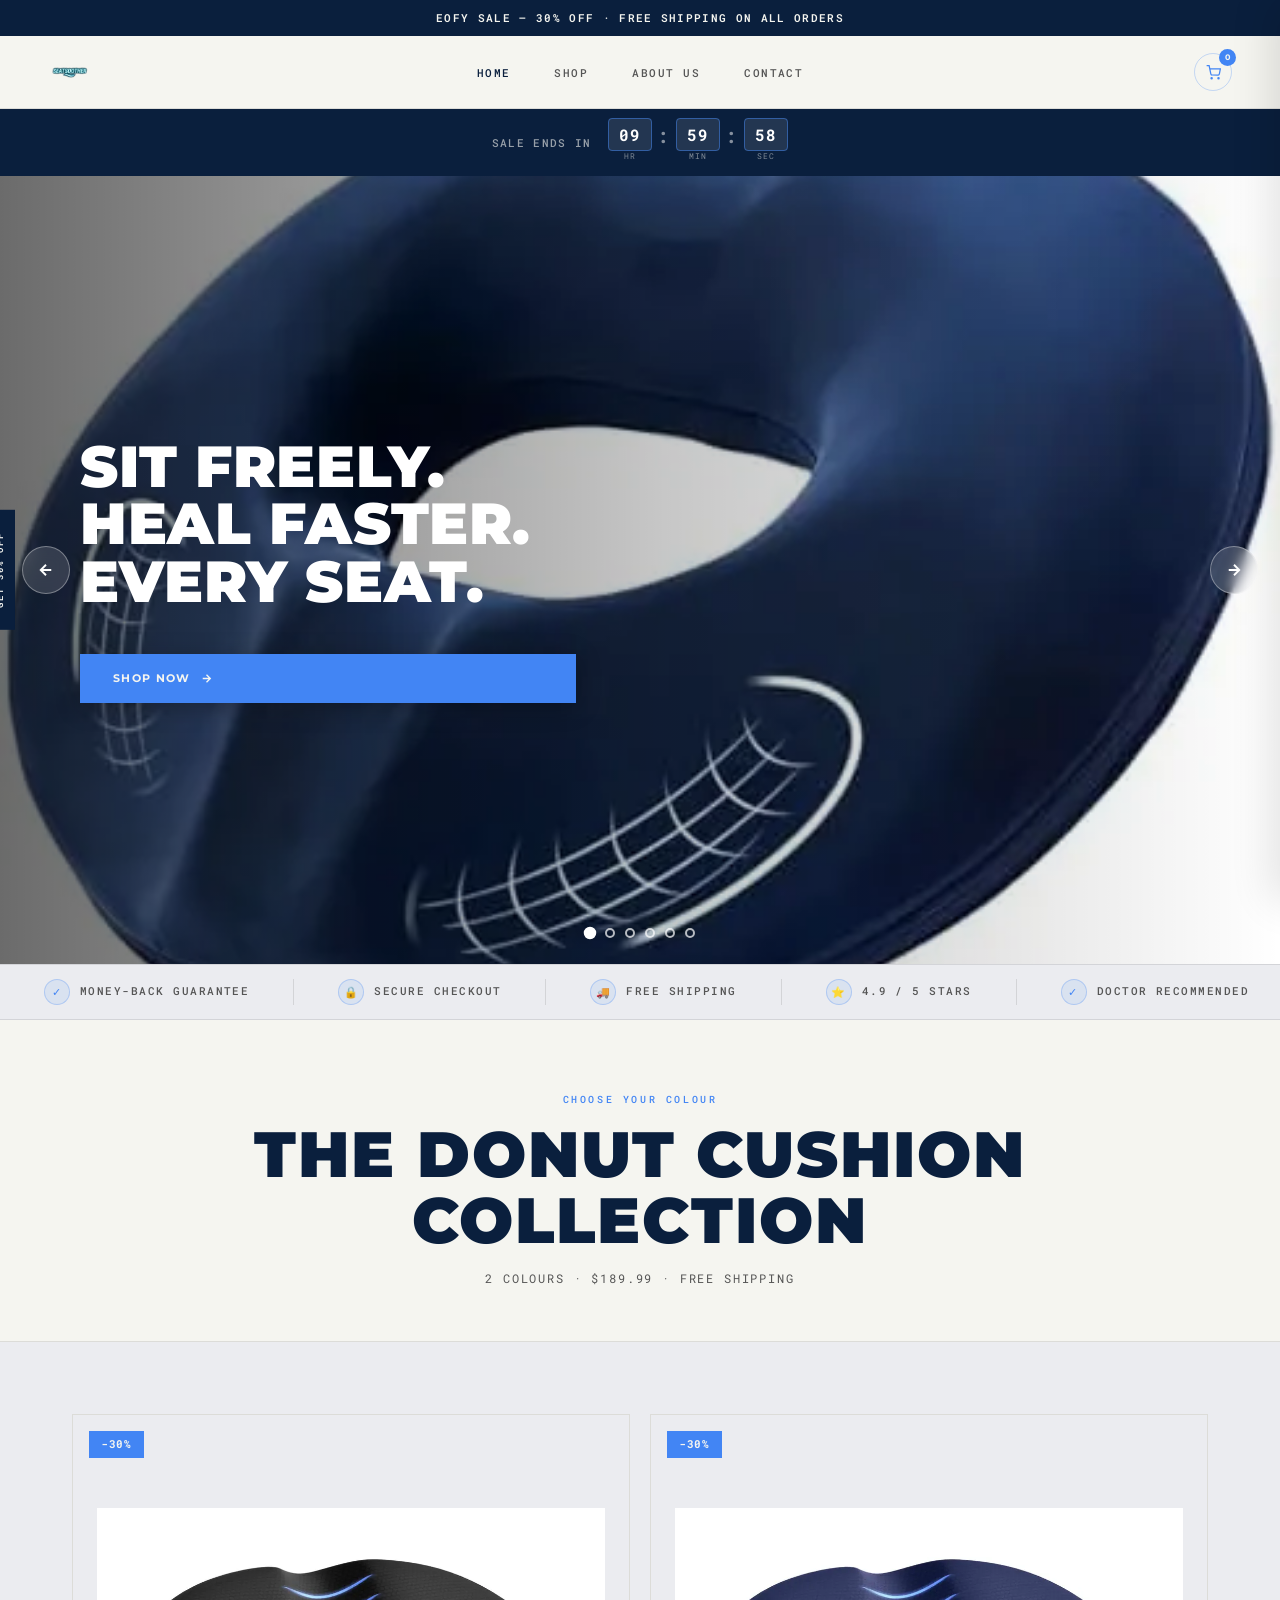
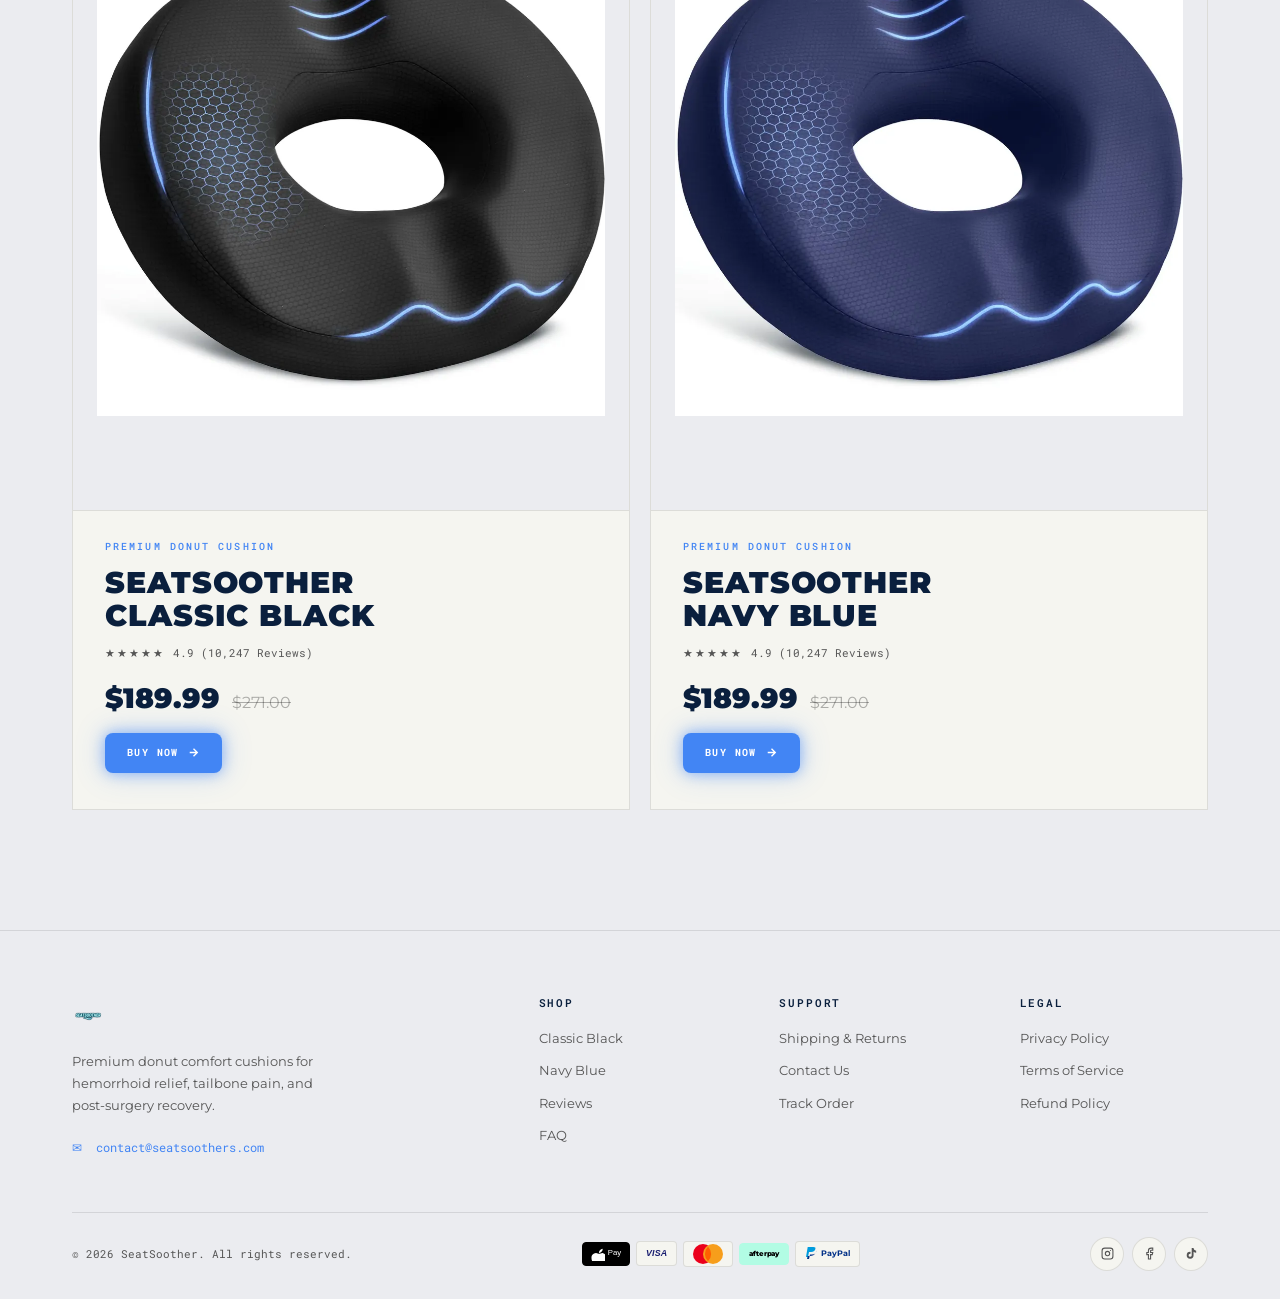
<file: index.html>
<!DOCTYPE html>
<html lang="en">
<head>
  <meta charset="UTF-8" />
  <meta name="viewport" content="width=device-width, initial-scale=1.0" />
  <title>SeatSoother | Premium Donut Cushion — Sit Freely, Heal Faster</title>
  <meta name="description" content="Shop SeatSoother — Medical-grade memory foam donut cushion for hemorrhoid relief, tailbone pain, and post-surgery recovery. Free shipping. 30-day guarantee." />
  <link rel="preconnect" href="https://fonts.googleapis.com" />
  <link rel="preconnect" href="https://fonts.gstatic.com" crossorigin />
  <script>if (/[?&]p=(?!home(&|$))/.test(location.search)) document.documentElement.className += ' ss-sub';</script>
  <link rel="preload" as="image" href="Brand_assets/opt/hero-1.webp" fetchpriority="high" />
  <link rel="preload" as="style" href="https://fonts.googleapis.com/css2?family=Montserrat:wght@400;500;600;700;800;900&family=Roboto+Mono:wght@400;500;600&display=swap" />
  <link rel="stylesheet" href="https://fonts.googleapis.com/css2?family=Montserrat:wght@400;500;600;700;800;900&family=Roboto+Mono:wght@400;500;600&display=swap" media="print" onload="this.media='all'" />
  <noscript><link rel="stylesheet" href="https://fonts.googleapis.com/css2?family=Montserrat:wght@400;500;600;700;800;900&family=Roboto+Mono:wght@400;500;600&display=swap" /></noscript>
  <style>
/* ── RESET ── */
*, *::before, *::after { box-sizing: border-box; margin: 0; padding: 0; }

/* ── COLOR SWATCHES ── */
.color-row { display: flex; align-items: center; gap: 12px; margin-bottom: 24px; flex-wrap: wrap; }
.color-row-label { font-family: var(--mono); font-size: 1rem; letter-spacing: .16em; text-transform: uppercase; color: var(--muted); margin-right: 4px; }
.swatch { width: 32px; height: 32px; border-radius: 50%; border: 2.5px solid transparent; cursor: pointer; transition: transform .2s; outline: 2.5px solid transparent; outline-offset: 3px; flex-shrink: 0; }
.swatch.active { outline-color: var(--blue); }
.swatch:hover { transform: scale(1.12); }
.swatch-black { background: #111; }
.swatch-navy  { background: var(--dark-blue); }
.color-selected-name { font-family: var(--mono); font-size: 1.15rem; color: var(--dark-blue); font-weight: 600; }

:root {
  --blue:      #4285F4;
  --dark-blue: #0A1F3D;
  --white:     #F5F5F0;
  --black:     #000000;
  --grey:      #ebecf0;
  --blue-dim:  rgba(66,133,244,.1);
  --blue-mid:  rgba(66,133,244,.3);
  --muted:     #555555;
  --border:    rgba(0,0,0,.1);
  --border-b:  rgba(66,133,244,.28);
  --font:      'Montserrat', sans-serif;
  --mono:      'Roboto Mono', monospace;
}

html { scroll-behavior: smooth; font-size: 10px; }
body {
  background: var(--white);
  color: var(--black);
  font-family: var(--font);
  font-size: 1.5rem;
  font-weight: 400;
  line-height: 1.65;
  overflow-x: hidden;
  -webkit-font-smoothing: antialiased;
}
a { color: inherit; text-decoration: none; transition: opacity .2s; }
img { display: block; max-width: 100%; }
ul { list-style: none; }

/* ── ANNOUNCEMENT BAR ── */
.ann-bar {
  background: var(--dark-blue);
  color: var(--white);
  text-align: center;
  padding: 9px 16px;
  font-family: var(--mono);
  font-size: 1.1rem;
  font-weight: 600;
  letter-spacing: .12em;
  text-transform: uppercase;
}

/* ── NAVBAR ── */
.navbar {
  background: var(--white);
  border-bottom: 1px solid var(--border);
  position: sticky;
  top: 0;
  z-index: 500;
}
.navbar-inner {
  max-width: 1360px;
  margin: 0 auto;
  padding: 0 48px;
  display: flex;
  align-items: center;
  justify-content: space-between;
  height: 72px;
}
.nav-logo { display: flex; align-items: center; gap: 10px; min-width: 180px; }
.nav-logo img { height: 56px; width: auto; animation: logo-glow 2.5s ease-in-out infinite; }
.nav-logo-text {
  font-family: var(--font);
  font-size: 1.55rem;
  font-weight: 800;
  letter-spacing: .22em;
  text-transform: uppercase;
  color: var(--dark-blue);
}
.nav-links {
  display: flex;
  gap: 44px;
  position: absolute;
  left: 50%;
  transform: translateX(-50%);
}
.nav-links a {
  font-family: var(--mono);
  font-size: 1.05rem;
  font-weight: 500;
  letter-spacing: .14em;
  text-transform: uppercase;
  color: var(--muted);
  transition: color .2s;
}
.nav-links a:hover, .nav-links a.active { color: var(--dark-blue); opacity: 1; }
.nav-actions { display: flex; align-items: center; gap: 16px; min-width: 180px; justify-content: flex-end; }
.nav-cart {
  width: 38px; height: 38px;
  border: 1.5px solid var(--border-b);
  border-radius: 50%;
  display: flex; align-items: center; justify-content: center;
  color: var(--blue);
  position: relative;
  transition: border-color .2s;
}
.nav-cart:hover { border-color: var(--blue); opacity: 1; }
.nav-cart-badge {
  position: absolute; top: -5px; right: -5px;
  background: var(--blue);
  color: var(--white);
  font-size: .8rem; font-weight: 700;
  width: 17px; height: 17px;
  border-radius: 50%;
  display: flex; align-items: center; justify-content: center;
}
.hamburger { display: none; flex-direction: column; gap: 5px; background: none; border: none; padding: 4px; cursor: pointer; }
.hamburger span { width: 22px; height: 1.5px; background: var(--dark-blue); border-radius: 2px; display: block; }

/* ── LOGO GLOW ANIMATION ── */
@keyframes logo-glow {
  0%, 100% {
    filter: hue-rotate(25deg) saturate(0.75) brightness(1.05)
            drop-shadow(0 0 5px rgba(66, 133, 244, 0.7))
            drop-shadow(0 0 12px rgba(66, 133, 244, 0.35));
  }
  50% {
    filter: hue-rotate(25deg) saturate(0.75) brightness(1.05)
            drop-shadow(0 0 12px rgba(66, 133, 244, 1))
            drop-shadow(0 0 28px rgba(66, 133, 244, 0.75))
            drop-shadow(0 0 48px rgba(66, 133, 244, 0.4));
  }
}

/* ── BUTTON GLOW ANIMATION ── */
@keyframes btn-glow {
  0%, 100% {
    box-shadow: 0 0 8px rgba(66, 133, 244, 0.55),
                0 0 20px rgba(66, 133, 244, 0.25);
  }
  50% {
    box-shadow: 0 0 16px rgba(66, 133, 244, 0.9),
                0 0 36px rgba(66, 133, 244, 0.5),
                0 0 56px rgba(66, 133, 244, 0.2);
  }
}

/* ── COUNTDOWN ── */
.cd-banner {
  background: var(--dark-blue);
  color: var(--white);
  padding: 10px 16px;
  display: flex; align-items: center; justify-content: center;
  gap: 16px;
  font-family: var(--mono);
  font-size: 1.1rem;
  font-weight: 600;
  letter-spacing: .12em;
  text-transform: uppercase;
}
.cd-label { color: rgba(245,245,240,.6); font-weight: 500; }
.cd-timer { display: flex; align-items: center; gap: 5px; }
.cd-unit {
  background: rgba(255,255,255,.1);
  border: 1px solid rgba(66,133,244,.5);
  border-radius: 4px;
  padding: 5px 10px;
  font-size: 1.6rem;
  font-weight: 700;
  color: #fff;
  min-width: 36px;
  text-align: center;
}
.cd-sep { color: rgba(255,255,255,.5); }
.cd-unit-label { font-size: .8rem; font-weight: 400; letter-spacing: .14em; color: rgba(245,245,240,.5); text-align: center; margin-top: 2px; }

/* ── HERO ── */
.hero {
  display: flex;
  height: calc(100vh - 112px);
  min-height: 540px;
  max-height: 900px;
  overflow: hidden;
  position: relative;
  background: var(--white);
}
.hero-left {
  width: 42%;
  display: flex;
  flex-direction: column;
  justify-content: center;
  padding: 72px 64px 72px 80px;
  flex-shrink: 0;
  position: relative;
  z-index: 2;
}
.hero-side-tab {
  position: absolute;
  left: 0; top: 50%;
  transform: translateY(-50%) rotate(-90deg) translateX(-50%);
  transform-origin: left center;
  background: var(--dark-blue);
  color: var(--white);
  font-family: var(--mono);
  font-size: .85rem;
  font-weight: 600;
  letter-spacing: .22em;
  text-transform: uppercase;
  padding: 8px 22px;
  white-space: nowrap;
  z-index: 10;
}
.hero-title {
  font-family: var(--font);
  font-size: clamp(3.6rem, 4.5vw, 7rem);
  font-weight: 900;
  line-height: 1.0;
  letter-spacing: .01em;
  text-transform: uppercase;
  color: var(--dark-blue);
  margin-bottom: 44px;
}
.hero-cta { font-size: 1.15rem; padding: 15px 38px; }
.hero-right {
  flex: 1;
  background: var(--grey);
  display: flex; align-items: center; justify-content: center;
  position: relative;
  overflow: hidden;
}
.hero-product-img {
  width: 78%;
  max-width: 560px;
  object-fit: contain;
  filter: drop-shadow(0 32px 64px rgba(0,0,0,.1));
}

/* ── HERO CAROUSEL ── */
.hero-carousel { background: #111; }
.carousel-slides {
  position: absolute;
  inset: 0;
  z-index: 0;
}
.carousel-slide {
  position: absolute;
  inset: 0;
  opacity: 0;
  transition: opacity 0.9s ease;
}
.carousel-slide.active { opacity: 1; }
.carousel-slide img {
  width: 100%;
  height: 100%;
  object-fit: cover;
  object-position: center;
}
.carousel-overlay {
  position: absolute;
  inset: 0;
  background: linear-gradient(to right, rgba(0,0,0,.58) 0%, rgba(0,0,0,.22) 52%, rgba(0,0,0,0) 100%);
  z-index: 1;
  pointer-events: none;
}
.hero-carousel .hero-left {
  position: relative;
  z-index: 2;
  background: transparent;
  width: 50%;
}
.hero-carousel .hero-title { color: #fff; }
.hero-carousel .hero-cta { box-shadow: 0 4px 24px rgba(0,0,0,.25); }
.carousel-prev,
.carousel-next {
  position: absolute;
  top: 50%;
  transform: translateY(-50%);
  z-index: 10;
  background: rgba(255,255,255,.14);
  backdrop-filter: blur(8px);
  -webkit-backdrop-filter: blur(8px);
  border: 1.5px solid rgba(255,255,255,.35);
  border-radius: 50%;
  width: 48px;
  height: 48px;
  display: flex;
  align-items: center;
  justify-content: center;
  cursor: pointer;
  color: #fff;
  transition: background .2s;
  padding: 0;
}
.carousel-prev:hover,
.carousel-next:hover { background: rgba(255,255,255,.28); }
.carousel-prev { left: 22px; }
.carousel-next { right: 22px; }
.carousel-dots {
  position: absolute;
  bottom: 26px;
  left: 50%;
  transform: translateX(-50%);
  z-index: 10;
  display: flex;
  gap: 10px;
}
.carousel-dot {
  width: 10px;
  height: 10px;
  border-radius: 50%;
  border: 2px solid rgba(255,255,255,.7);
  background: transparent;
  cursor: pointer;
  padding: 0;
  transition: background .25s, border-color .25s, transform .25s;
}
.carousel-dot.active {
  background: #fff;
  border-color: #fff;
  transform: scale(1.25);
}

.stars { color: var(--blue); letter-spacing: 2px; font-size: 1.2rem; }

/* ── BUTTONS ── */
.btn {
  font-family: var(--font);
  font-size: 1.1rem;
  font-weight: 700;
  letter-spacing: .12em;
  text-transform: uppercase;
  padding: 14px 32px;
  cursor: pointer;
  display: inline-flex; align-items: center; gap: 9px;
  border: 1.5px solid transparent;
  transition: all .22s ease;
  white-space: nowrap;
}
.btn-blue { background: var(--blue); color: var(--white); border-color: var(--blue); animation: btn-glow 2.5s ease-in-out infinite; }
.btn-blue:hover { background: #3373e3; border-color: #3373e3; opacity: 1; }
.btn-outline-blue { background: transparent; color: var(--blue); border-color: var(--blue); }
.btn-outline-blue:hover { background: var(--blue-dim); opacity: 1; }
.btn-dark { background: var(--dark-blue); color: var(--white); border-color: var(--dark-blue); }
.btn-dark:hover { background: #0d2a52; border-color: #0d2a52; opacity: 1; }
.btn-outline-dark { background: transparent; color: var(--dark-blue); border-color: rgba(10,31,61,.3); }
.btn-outline-dark:hover { border-color: var(--dark-blue); opacity: 1; }

/* ── TRUST MARQUEE ── */
.trust-bar {
  background: var(--grey);
  border-top: 1px solid var(--border);
  border-bottom: 1px solid var(--border);
  overflow: hidden;
  padding: 14px 0;
}
.trust-track { display: flex; animation: marquee 34s linear infinite; white-space: nowrap; }
.trust-track:hover { animation-play-state: paused; }
@keyframes marquee { from { transform: translateX(0); } to { transform: translateX(-50%); } }
.trust-item {
  display: inline-flex; align-items: center; gap: 10px;
  padding: 0 44px;
  font-family: var(--mono); font-size: 1.05rem; font-weight: 500;
  letter-spacing: .14em; text-transform: uppercase;
  color: var(--muted);
  border-right: 1px solid var(--border);
  flex-shrink: 0;
}
.trust-icon {
  width: 26px; height: 26px;
  background: var(--blue-dim);
  border: 1px solid var(--border-b);
  border-radius: 50%;
  display: flex; align-items: center; justify-content: center;
  color: var(--blue); font-size: 1.1rem; flex-shrink: 0;
}

/* ── HELPERS ── */
.container { max-width: 1240px; margin: 0 auto; padding: 0 52px; }
.section { padding: 110px 0; }
.section-eyebrow {
  font-family: var(--mono);
  font-size: 1rem; font-weight: 500;
  letter-spacing: .26em; text-transform: uppercase;
  color: var(--blue); margin-bottom: 14px;
}
.section-title {
  font-family: var(--font);
  font-size: clamp(3rem, 4vw, 5rem);
  font-weight: 900;
  text-transform: uppercase;
  letter-spacing: .02em;
  line-height: 1.04;
  color: var(--dark-blue);
}
.section-title span { color: var(--blue); }
.section-header { text-align: center; margin-bottom: 72px; }

/* ── ANATOMY / FEATURES ── */
.anatomy-section { background: var(--grey); }
.anatomy-grid { display: grid; grid-template-columns: 1fr 1fr; gap: 80px; align-items: center; }
.anatomy-img-wrap {
  position: relative;
  border: 1px solid var(--border);
  background: var(--white);
  padding: 10px;
}
.anatomy-img-wrap img { width: 100%; }
.anatomy-img-wrap::after {
  content: '';
  position: absolute; inset: 0;
  background: linear-gradient(135deg, rgba(66,133,244,.05) 0%, transparent 60%);
  pointer-events: none;
}
.anatomy-features { display: flex; flex-direction: column; gap: 28px; }
.anat-feat {
  display: flex; gap: 18px; align-items: flex-start;
  padding: 24px;
  background: var(--white);
  border: 1px solid var(--border);
  border-left: 3px solid var(--blue);
  transition: background .25s;
}
.anat-feat:hover { background: var(--grey); }
.anat-num { font-family: var(--mono); font-size: 2.2rem; font-weight: 600; color: var(--blue); line-height: 1; flex-shrink: 0; }
.anat-feat h3 { font-size: 1.4rem; font-weight: 700; text-transform: uppercase; letter-spacing: .06em; color: var(--dark-blue); margin-bottom: 6px; }
.anat-feat p { font-size: 1.3rem; color: var(--muted); line-height: 1.75; }

/* ── USE CASES ── */
.use-cases-section { background: var(--white); }
.use-cases-img-wrap { position: relative; border: 1px solid var(--border); overflow: hidden; }
.use-cases-img-wrap img { width: 100%; }
.use-cases-img-wrap::before {
  content: '';
  position: absolute; inset: 0;
  background: linear-gradient(to bottom, transparent 60%, rgba(10,31,61,.55) 100%);
  z-index: 1;
}
.use-cases-caption {
  position: absolute; bottom: 0; left: 0; right: 0; z-index: 2;
  padding: 28px 36px;
  display: flex; align-items: center; justify-content: space-between; flex-wrap: wrap; gap: 14px;
}
.use-cases-caption p { font-family: var(--mono); font-size: 1.1rem; color: var(--white); letter-spacing: .12em; text-transform: uppercase; }
.use-tag { background: var(--blue-dim); border: 1px solid var(--border-b); color: var(--blue); font-family: var(--mono); font-size: 1rem; font-weight: 500; padding: 6px 14px; letter-spacing: .1em; text-transform: uppercase; }
.use-cards { display: grid; grid-template-columns: repeat(3, 1fr); gap: 2px; margin-top: 2px; }
.use-card { background: var(--grey); border: 1px solid var(--border); padding: 36px 28px; text-align: center; transition: background .25s; }
.use-card:hover { background: var(--white); }
.use-card-icon { width: 56px; height: 56px; border: 1.5px solid var(--border-b); border-radius: 50%; background: var(--blue-dim); display: flex; align-items: center; justify-content: center; color: var(--blue); font-size: 2.2rem; margin: 0 auto 18px; }
.use-card h3 { font-size: 1.4rem; font-weight: 700; text-transform: uppercase; letter-spacing: .06em; color: var(--dark-blue); margin-bottom: 8px; }
.use-card p { font-size: 1.3rem; color: var(--muted); line-height: 1.75; }

/* ── HOW TO USE ── */
.how-section { background: var(--grey); }
.how-grid { display: grid; grid-template-columns: 1fr 1fr; gap: 80px; align-items: center; }
.how-img-wrap { position: relative; background: var(--white); border: 1px solid var(--border); padding: 10px; }
.how-img-wrap img { width: 100%; }
.how-steps { display: flex; flex-direction: column; gap: 24px; }
.how-step { display: flex; gap: 20px; align-items: flex-start; padding: 22px 24px; border: 1px solid var(--border); background: var(--white); }
.how-step-num { font-family: var(--mono); font-size: 1.6rem; font-weight: 600; color: var(--blue); flex-shrink: 0; width: 32px; }
.how-step h3 { font-size: 1.4rem; font-weight: 700; text-transform: uppercase; letter-spacing: .06em; color: var(--dark-blue); margin-bottom: 6px; }
.how-step p { font-size: 1.3rem; color: var(--muted); line-height: 1.75; }
.how-warning { display: flex; gap: 16px; align-items: flex-start; padding: 20px 22px; background: rgba(220,50,50,.06); border: 1px solid rgba(220,50,50,.18); margin-top: 8px; }
.how-warning-icon { font-size: 2rem; flex-shrink: 0; line-height: 1; }
.how-warning p { font-size: 1.25rem; color: rgba(180,40,40,.9); line-height: 1.7; }

/* ── PRODUCT SECTION ── */
.product-section { background: var(--white); }
.product-grid { display: grid; grid-template-columns: 1fr 1fr; gap: 80px; align-items: center; }
.product-gallery { display: flex; flex-direction: column; gap: 12px; }
.product-main-img { background: var(--grey); border: 1px solid var(--border); aspect-ratio: 1; display: flex; align-items: center; justify-content: center; overflow: hidden; position: relative; cursor: zoom-in; }
.product-main-img::before { content: ''; position: absolute; inset: 0; background: radial-gradient(circle at center, rgba(66,133,244,.09) 0%, transparent 65%); pointer-events: none; }
.product-main-img img { width: 82%; position: relative; z-index: 1; transition: transform .5s ease; }
.product-main-img:hover img { transform: scale(1.05); }
.product-thumbs { display: flex; gap: 10px; }
.product-thumb { flex: 1; background: var(--grey); border: 1.5px solid var(--border); aspect-ratio: 1; display: flex; align-items: center; justify-content: center; cursor: pointer; transition: border-color .2s; padding: 10px; }
.product-thumb.active { border-color: var(--blue); }
.product-thumb:hover { border-color: var(--blue-mid); }
.product-thumb img { width: 100%; }
.prod-eyebrow { font-family: var(--mono); font-size: 1rem; font-weight: 500; letter-spacing: .24em; text-transform: uppercase; color: var(--blue); margin-bottom: 12px; }
.prod-title { font-family: var(--font); font-size: clamp(2.8rem, 3.4vw, 4.8rem); font-weight: 900; text-transform: uppercase; letter-spacing: .02em; line-height: 1.05; color: var(--dark-blue); margin-bottom: 16px; }
.prod-rating { display: flex; align-items: center; gap: 10px; margin-bottom: 22px; font-family: var(--mono); font-size: 1.2rem; color: var(--muted); }
.prod-desc { font-size: 1.4rem; color: var(--muted); line-height: 1.82; margin-bottom: 28px; }
.prod-price { display: flex; align-items: baseline; gap: 14px; margin-bottom: 24px; }
.price-now { font-family: var(--font); font-size: 3.6rem; font-weight: 900; color: var(--dark-blue); }
.price-was { font-size: 1.8rem; color: rgba(0,0,0,.28); text-decoration: line-through; }
.price-save { background: var(--blue); color: var(--white); font-family: var(--mono); font-size: .95rem; font-weight: 700; padding: 4px 10px; letter-spacing: .08em; }
.qty-row { display: flex; align-items: center; gap: 16px; margin-bottom: 26px; }
.qty-label { font-family: var(--mono); font-size: 1rem; letter-spacing: .16em; text-transform: uppercase; color: var(--muted); }
.qty-control { display: flex; align-items: center; border: 1px solid var(--border-b); }
.qty-btn { width: 40px; height: 40px; background: none; border: none; color: var(--blue); font-size: 2.2rem; font-weight: 300; cursor: pointer; display: flex; align-items: center; justify-content: center; transition: background .2s; }
.qty-btn:hover { background: var(--blue-dim); }
.qty-val { width: 52px; text-align: center; font-family: var(--mono); font-size: 1.6rem; font-weight: 600; color: var(--dark-blue); border: none; background: none; border-left: 1px solid var(--border-b); border-right: 1px solid var(--border-b); }
.prod-feats { display: flex; flex-direction: column; gap: 10px; margin-bottom: 32px; }
.prod-feat { display: flex; align-items: flex-start; gap: 12px; font-size: 1.35rem; color: var(--muted); }
.prod-feat-check { width: 20px; height: 20px; border-radius: 50%; background: var(--blue-dim); border: 1px solid var(--border-b); display: flex; align-items: center; justify-content: center; color: var(--blue); font-size: 1rem; flex-shrink: 0; margin-top: 2px; }
.prod-actions { display: flex; gap: 12px; flex-wrap: wrap; }

/* ── REVIEWS ── */
.reviews-section { background: var(--grey); }
.reviews-grid { display: grid; grid-template-columns: repeat(3, 1fr); gap: 20px; margin-bottom: 48px; }
.review-card { background: var(--white); border: 1px solid var(--border); border-top: 2px solid var(--blue); padding: 32px 28px; display: flex; flex-direction: column; gap: 16px; transition: box-shadow .2s; }
.review-card:hover { box-shadow: 0 6px 24px rgba(66,133,244,.1); }
.review-stars { font-size: 1.3rem; letter-spacing: 2px; color: var(--blue); }
.review-text { font-size: 1.35rem; color: var(--muted); line-height: 1.82; font-style: italic; flex: 1; }
.review-author { display: flex; align-items: center; gap: 13px; }
.review-av { width: 42px; height: 42px; background: var(--blue-dim); border: 1px solid var(--border-b); border-radius: 50%; color: var(--blue); display: flex; align-items: center; justify-content: center; font-family: var(--mono); font-size: 1.1rem; font-weight: 600; flex-shrink: 0; }
.review-name { font-size: 1.2rem; font-weight: 700; text-transform: uppercase; letter-spacing: .06em; color: var(--dark-blue); }
.review-role { font-family: var(--mono); font-size: 1.1rem; color: var(--muted); margin-top: 2px; }
.review-stats { display: grid; grid-template-columns: repeat(3, 1fr); border: 1px solid var(--border); background: var(--white); }
.rev-stat { text-align: center; padding: 38px; border-right: 1px solid var(--border); }
.rev-stat:last-child { border-right: none; }
.rev-stat-num { font-family: var(--font); font-size: 4.8rem; font-weight: 900; display: block; line-height: 1; margin-bottom: 8px; color: var(--blue); }
.rev-stat-lbl { font-family: var(--mono); font-size: 1rem; color: var(--muted); letter-spacing: .14em; text-transform: uppercase; }

/* ── FAQ ── */
.faq-section { background: var(--white); }
.faq-list { max-width: 760px; margin: 0 auto; }
.faq-item { border-bottom: 1px solid var(--border); }
.faq-q { display: flex; align-items: center; justify-content: space-between; padding: 22px 0; cursor: pointer; font-size: 1.45rem; font-weight: 600; text-transform: uppercase; letter-spacing: .04em; color: var(--dark-blue); gap: 18px; user-select: none; transition: color .2s; }
.faq-q:hover { color: var(--blue); }
.faq-toggle { width: 30px; height: 30px; border: 1.5px solid var(--border-b); border-radius: 50%; display: flex; align-items: center; justify-content: center; font-size: 1.6rem; font-weight: 300; color: var(--blue); flex-shrink: 0; transition: all .3s; }
.faq-item.open .faq-toggle { background: var(--blue); color: var(--white); border-color: var(--blue); transform: rotate(45deg); }
.faq-a { max-height: 0; overflow: hidden; transition: max-height .38s ease; }
.faq-a-inner { padding: 0 0 22px; font-size: 1.35rem; color: var(--muted); line-height: 1.82; max-width: 620px; }
.faq-item.open .faq-a { max-height: 320px; }

/* ── CTA ── */
.cta-section { background: var(--dark-blue); text-align: center; border-top: 1px solid rgba(66,133,244,.2); }
.cta-eyebrow { font-family: var(--mono); font-size: 1.05rem; letter-spacing: .24em; text-transform: uppercase; color: var(--blue); margin-bottom: 18px; }
.cta-title { font-family: var(--font); font-size: clamp(3.6rem, 6vw, 7.2rem); font-weight: 900; text-transform: uppercase; letter-spacing: .02em; line-height: 1.03; color: var(--white); margin-bottom: 20px; }
.cta-title span { color: var(--blue); }
.cta-sub { font-size: 1.5rem; color: rgba(245,245,240,.6); max-width: 480px; margin: 0 auto 44px; line-height: 1.8; }
.cta-actions { display: flex; align-items: center; justify-content: center; gap: 14px; flex-wrap: wrap; }
.cta-guarantee { margin-top: 24px; font-family: var(--mono); font-size: 1rem; color: rgba(245,245,240,.28); letter-spacing: .12em; text-transform: uppercase; }

/* ── FOOTER ── */
footer { background: var(--grey); border-top: 1px solid var(--border); padding: 64px 0 28px; }
.footer-inner { max-width: 1240px; margin: 0 auto; padding: 0 52px; }
.footer-grid { display: grid; grid-template-columns: 2.2fr 1fr 1fr 1fr; gap: 52px; margin-bottom: 52px; }
.footer-logo { display: flex; align-items: center; gap: 10px; margin-bottom: 14px; }
.footer-logo img { height: 42px; width: auto; animation: logo-glow 2.5s ease-in-out infinite; }
.footer-logo-text { font-size: 1.5rem; font-weight: 800; letter-spacing: .2em; text-transform: uppercase; color: var(--dark-blue); }
.footer-desc { font-size: 1.25rem; color: var(--muted); line-height: 1.75; max-width: 260px; margin-bottom: 18px; }
.footer-email { font-family: var(--mono); font-size: 1.2rem; color: var(--blue); }
.footer-col-title { font-family: var(--mono); font-size: 1.05rem; font-weight: 600; letter-spacing: .18em; text-transform: uppercase; margin-bottom: 16px; color: var(--dark-blue); }
.footer-col-links { display: flex; flex-direction: column; gap: 12px; }
.footer-col-links a { font-size: 1.25rem; color: var(--muted); }
.footer-col-links a:hover { color: var(--blue); opacity: 1; }
.footer-bottom { border-top: 1px solid var(--border); padding-top: 24px; display: flex; align-items: center; justify-content: space-between; gap: 16px; flex-wrap: wrap; }
.footer-copy { font-family: var(--mono); font-size: 1.1rem; color: var(--muted); }
.footer-socials { display: flex; gap: 8px; }
.social-btn { width: 34px; height: 34px; background: var(--white); border: 1px solid var(--border); border-radius: 50%; display: flex; align-items: center; justify-content: center; color: var(--muted); transition: all .2s; }
.social-btn:hover { border-color: var(--blue); color: var(--blue); opacity: 1; }
.payment-icons { display: flex; gap: 6px; align-items: center; flex-wrap: wrap; }
.payment-icon { background: var(--white); border: 1px solid var(--border); border-radius: 4px; padding: 4px 9px; font-family: var(--mono); font-size: .78rem; font-weight: 700; color: var(--muted); letter-spacing: .04em; display: inline-flex; align-items: center; }
.pi-apple-pay { background: #000; color: #fff; font-family: -apple-system, BlinkMacSystemFont, 'Helvetica Neue', sans-serif; font-size: .78rem; font-weight: 500; letter-spacing: -.01em; border-color: #000; padding: 4px 8px; }
.pi-visa { color: #1A1F71; font-style: italic; font-weight: 900; font-size: .88rem; font-family: 'Helvetica Neue', Arial, sans-serif; letter-spacing: .02em; }
.pi-mastercard { padding: 1px 5px; }
.pi-afterpay { background: #b2fce4; color: #000; font-weight: 800; font-size: .72rem; letter-spacing: -.02em; border-color: #b2fce4; font-family: var(--font); }
.pi-paypal { color: #003087; font-weight: 700; font-size: .78rem; font-family: var(--font); letter-spacing: 0; }

/* ── BREADCRUMB ── */
.breadcrumb-bar { background: var(--grey); border-bottom: 1px solid var(--border); padding: 14px 0; }
.breadcrumb { font-family: var(--mono); font-size: 1.1rem; color: var(--muted); }
.breadcrumb a { color: var(--muted); }
.breadcrumb a:hover { color: var(--blue); opacity: 1; }
.breadcrumb .sep { margin: 0 10px; }

/* ── SHOP GRID ── */
.shop-section { background: var(--white); }
.shop-grid { display: grid; grid-template-columns: repeat(3, 1fr); gap: 24px; }
.shop-card { background: var(--white); border: 1px solid var(--border); overflow: hidden; transition: box-shadow .25s, transform .25s; cursor: pointer; }
.shop-card:hover { box-shadow: 0 8px 32px rgba(66,133,244,.13); transform: translateY(-3px); }
.shop-card-img { position: relative; background: var(--grey); overflow: hidden; }
.shop-card-img img { width: 100%; aspect-ratio: 1; object-fit: cover; transition: transform .4s ease; }
.shop-card:hover .shop-card-img img { transform: scale(1.04); }
.discount-badge { position: absolute; top: 12px; left: 12px; background: var(--blue); color: var(--white); font-family: var(--mono); font-size: 1rem; font-weight: 700; padding: 4px 10px; letter-spacing: .04em; }
.shop-card-body { padding: 20px 22px 22px; }
.shop-card-name { font-family: var(--font); font-size: 1.4rem; font-weight: 700; text-transform: uppercase; letter-spacing: .05em; color: var(--dark-blue); margin-bottom: 10px; }
.shop-card-price { display: flex; align-items: baseline; gap: 10px; }
.shop-price-now { font-family: var(--font); font-size: 1.9rem; font-weight: 800; color: var(--dark-blue); }
.shop-price-was { font-size: 1.4rem; color: rgba(0,0,0,.32); text-decoration: line-through; }
.shop-card-btn { display: block; width: 100%; margin-top: 14px; padding: 12px; background: var(--dark-blue); color: var(--white); font-family: var(--font); font-size: 1.1rem; font-weight: 700; letter-spacing: .1em; text-transform: uppercase; text-align: center; border: none; cursor: pointer; transition: background .2s; }
.shop-card-btn:hover { background: var(--blue); }

/* ── ABOUT PAGE ── */
.about-section {
  background: var(--white);
  min-height: calc(100vh - 160px);
  display: flex;
  align-items: center;
  justify-content: center;
  position: relative;
  padding: 100px 52px;
}
.about-side-tab {
  position: fixed;
  left: 0; top: 50%;
  transform: translateY(-50%) rotate(-90deg) translateX(-50%);
  transform-origin: left center;
  background: var(--dark-blue);
  color: var(--white);
  font-family: var(--mono);
  font-size: .85rem;
  font-weight: 600;
  letter-spacing: .22em;
  text-transform: uppercase;
  padding: 8px 22px;
  white-space: nowrap;
  z-index: 10;
}
.about-body { max-width: 740px; width: 100%; text-align: center; }
.about-title {
  font-family: var(--font);
  font-size: clamp(4.8rem, 7vw, 9rem);
  font-weight: 900;
  text-transform: uppercase;
  letter-spacing: .04em;
  color: var(--dark-blue);
  margin-bottom: 52px;
  text-align: center;
}
.about-text {
  font-size: 1.5rem;
  color: var(--muted);
  line-height: 2;
  margin-bottom: 22px;
  text-align: left;
}
.about-email {
  display: flex;
  align-items: center;
  gap: 10px;
  font-family: var(--mono);
  font-size: 1.25rem;
  color: var(--muted);
  margin-top: 52px;
  justify-content: center;
}
.about-email a { color: var(--muted); }
.about-email a:hover { color: var(--blue); opacity: 1; }

/* ── CONTACT PAGE ── */
.contact-breadcrumb-bar { text-align: center; border-bottom: none; background: var(--white); }
.contact-section {
  background: var(--white);
  padding: 64px 52px 100px;
  display: flex;
  flex-direction: column;
  align-items: center;
}
.contact-title {
  font-family: var(--font);
  font-size: clamp(3rem, 4.5vw, 5rem);
  font-weight: 900;
  text-transform: uppercase;
  letter-spacing: .04em;
  color: var(--dark-blue);
  margin-bottom: 52px;
  text-align: center;
}
.contact-form { max-width: 740px; width: 100%; }
.form-row { display: grid; grid-template-columns: 1fr 1fr; gap: 16px; margin-bottom: 16px; }
.form-field { margin-bottom: 16px; }
.form-field input, .form-field textarea {
  width: 100%;
  background: var(--white);
  border: 1.5px solid var(--border);
  padding: 14px 18px;
  font-family: var(--font); font-size: 1.35rem;
  color: var(--dark-blue);
  outline: none;
  transition: border-color .2s;
  border-radius: 4px;
}
.form-field input:focus, .form-field textarea:focus { border-color: var(--blue); }
.form-field input::placeholder, .form-field textarea::placeholder { color: #bbb; }
.form-field textarea { min-height: 160px; resize: vertical; }
.form-submit { display: flex; justify-content: center; margin-top: 20px; }
.contact-submit-btn {
  background: var(--blue);
  color: var(--white);
  border: none;
  border-radius: 100px;
  font-size: 1.15rem;
  font-weight: 700;
  letter-spacing: .14em;
  text-transform: uppercase;
  padding: 16px 72px;
  cursor: pointer;
  transition: background .2s;
}
.contact-submit-btn:hover { background: #3373e3; opacity: 1; }
.contact-info {
  text-align: center;
  margin-top: 64px;
  font-family: var(--mono);
  font-size: 1.25rem;
  color: var(--muted);
  display: flex;
  align-items: center;
  gap: 8px;
}
.contact-info a { color: var(--muted); }
.contact-info a:hover { color: var(--blue); opacity: 1; }

/* ── SIDE WIDGET ── */
.side-widget {
  position: fixed;
  left: 0;
  top: 50%;
  transform: translateY(-50%);
  background: var(--dark-blue);
  color: var(--white);
  width: 38px;
  padding: 14px 0 18px;
  z-index: 200;
  display: flex;
  flex-direction: column;
  align-items: center;
  gap: 10px;
  border-radius: 0 4px 4px 0;
  box-shadow: 2px 0 12px rgba(0,0,0,.15);
}
.side-widget-close {
  background: none;
  border: none;
  color: rgba(255,255,255,.5);
  font-size: 1.4rem;
  line-height: 1;
  cursor: pointer;
  padding: 0;
  transition: color .2s;
}
.side-widget-close:hover { color: var(--white); }
.side-widget-text {
  writing-mode: vertical-rl;
  text-orientation: mixed;
  transform: rotate(180deg);
  font-family: var(--mono);
  font-size: .82rem;
  font-weight: 600;
  letter-spacing: .2em;
  text-transform: uppercase;
  white-space: nowrap;
}

/* ── DIVIDER ── */
.blue-divider { height: 1px; background: linear-gradient(to right, transparent, var(--blue-mid), transparent); }

/* ── FADE ANIMATIONS ── */
.fade-up { opacity: 0; transform: translateY(28px); transition: opacity .7s cubic-bezier(0,0,.3,1), transform .7s cubic-bezier(0,0,.3,1); }
.fade-up.visible { opacity: 1; transform: translateY(0); }

/* ── MOBILE NAV ── */
.mobile-nav { display: none; position: fixed; inset: 0; background: var(--white); z-index: 999; flex-direction: column; align-items: center; justify-content: center; gap: 28px; }
.mobile-nav.active { display: flex; }
.mobile-nav a { font-size: 2.2rem; font-weight: 800; text-transform: uppercase; letter-spacing: .07em; color: var(--dark-blue); }
.mobile-nav a:hover { color: var(--blue); opacity: 1; }
.mobile-close { position: absolute; top: 26px; right: 30px; font-size: 3rem; color: var(--muted); cursor: pointer; background: none; border: none; line-height: 1; }

/* ── STICKY MOBILE CTA ── */
.sticky-cta { display: none; position: fixed; bottom: 0; left: 0; right: 0; z-index: 400; padding: 12px 16px; background: var(--white); border-top: 1px solid var(--border-b); gap: 10px; align-items: center; }
.sticky-cta .btn { flex: 1; justify-content: center; }

/* ── COLLECTION PAGE ── */
.coll-header { background: var(--white); padding: 72px 0 52px; border-bottom: 1px solid var(--border); text-align: center; }
.coll-title { font-family: var(--font); font-size: clamp(3.4rem, 5vw, 6.8rem); font-weight: 900; text-transform: uppercase; letter-spacing: .03em; line-height: 1.04; color: var(--dark-blue); margin-bottom: 16px; }
.coll-title span { color: var(--blue); }
.coll-sub { font-family: var(--mono); font-size: 1.15rem; color: var(--muted); letter-spacing: .16em; text-transform: uppercase; }
.coll-section { background: var(--grey); padding: 72px 0 120px; }
.coll-grid { display: grid; grid-template-columns: 1fr 1fr; gap: 20px; }
.coll-card { display: flex; flex-direction: column; background: var(--white); border: 1px solid var(--border); overflow: hidden; transition: box-shadow .3s, transform .3s; cursor: pointer; }
.coll-card:hover { box-shadow: 0 14px 52px rgba(66,133,244,.14); transform: translateY(-5px); opacity: 1; }
.coll-card-img { position: relative; background: var(--grey); overflow: hidden; }
.coll-card-img img { width: 100%; aspect-ratio: 4 / 5; object-fit: contain; padding: 24px; transition: transform .5s ease; display: block; }
.coll-card:hover .coll-card-img img { transform: scale(1.04); }
.coll-badge { position: absolute; top: 16px; left: 16px; background: var(--blue); color: var(--white); font-family: var(--mono); font-size: 1.05rem; font-weight: 700; padding: 5px 12px; letter-spacing: .06em; }
.coll-card-body { padding: 28px 32px 36px; display: flex; flex-direction: column; gap: 12px; border-top: 1px solid var(--border); }
.coll-card-eyebrow { font-family: var(--mono); font-size: .95rem; font-weight: 500; letter-spacing: .22em; text-transform: uppercase; color: var(--blue); }
.coll-card-name { font-family: var(--font); font-size: clamp(2rem, 2.4vw, 3rem); font-weight: 900; text-transform: uppercase; letter-spacing: .03em; color: var(--dark-blue); line-height: 1.1; }
.coll-card-stars { display: flex; align-items: center; gap: 8px; }
.coll-stars-glyphs { color: var(--blue); letter-spacing: 2px; font-size: 1.3rem; }
.coll-card-stars span { font-family: var(--mono); font-size: 1.1rem; color: var(--muted); }
.coll-card-price { display: flex; align-items: baseline; gap: 12px; }
.coll-price-now { font-family: var(--font); font-size: 2.8rem; font-weight: 900; color: var(--dark-blue); }
.coll-price-was { font-size: 1.6rem; color: rgba(0,0,0,.3); text-decoration: line-through; }
.coll-card-cta { display: inline-flex; align-items: center; gap: 8px; font-family: var(--mono); font-size: 1rem; font-weight: 700; letter-spacing: .14em; text-transform: uppercase; color: #fff; background: var(--blue); padding: 12px 22px; border-radius: 8px; width: fit-content; box-shadow: 0 0 14px rgba(59,130,246,.55), 0 0 30px rgba(59,130,246,.25); transition: gap .2s, box-shadow .2s, transform .15s; }
.coll-card:hover .coll-card-cta { gap: 14px; box-shadow: 0 0 22px rgba(59,130,246,.8), 0 0 50px rgba(59,130,246,.4); transform: translateY(-1px); }

/* ── PRODUCT PAGE EXTRAS ── */
.prod-stock { font-family: var(--mono); font-size: 1.05rem; color: #c0392b; font-weight: 600; letter-spacing: .1em; text-transform: uppercase; display: flex; align-items: center; gap: 8px; margin-bottom: 16px; }
.prod-stock::before { content: ''; width: 8px; height: 8px; background: #c0392b; border-radius: 50%; display: inline-block; flex-shrink: 0; }
.prod-guarantee { display: flex; gap: 18px; flex-wrap: wrap; margin-top: 20px; padding-top: 20px; border-top: 1px solid var(--border); }
.prod-guar-item { display: flex; align-items: center; gap: 7px; font-family: var(--mono); font-size: 1rem; color: var(--muted); letter-spacing: .08em; text-transform: uppercase; }
.prod-guar-item svg { color: var(--blue); flex-shrink: 0; }

/* ── RESPONSIVE ── */
@media (max-width: 1100px) {
  .hero:not(.hero-carousel) { height: auto; max-height: none; flex-direction: column; }
  .hero:not(.hero-carousel) .hero-left { width: 100%; padding: 52px 44px; min-height: 280px; }
  .hero-side-tab { display: none; }
  .hero:not(.hero-carousel) .hero-right { min-height: 380px; }
  .hero-carousel .hero-left { width: 100%; }
  .anatomy-grid, .how-grid, .product-grid { grid-template-columns: 1fr; gap: 52px; }
  .footer-grid { grid-template-columns: 1fr 1fr; gap: 36px; }
  .shop-grid { grid-template-columns: repeat(2, 1fr); }
}
@media (max-width: 768px) {
  html { font-size: 9px; }
  .nav-links { display: none; }
  .hamburger { display: flex; }
  .nav-logo { min-width: unset; flex-shrink: 0; }
  .nav-logo img { height: 44px; }
  .nav-actions { min-width: unset; gap: 10px; }
  .navbar-inner { padding: 0 16px; gap: 0; }
  .ann-bar { font-size: 1rem; padding: 8px 12px; line-height: 1.6; }
  .cd-banner { flex-wrap: wrap; gap: 8px; padding: 10px 16px; justify-content: center; }
  .cd-label { width: 100%; text-align: center; font-size: 1rem; }
  .cd-unit { font-size: 1.3rem; min-width: 28px; padding: 4px 8px; }
  .hero-left { padding: 36px 20px 32px; }
  .hero-right { min-height: 260px; }
  .hero-title { margin-bottom: 28px; }
  .hero-product-img { width: 80%; }
  .hero-carousel .hero-left { width: 100%; }
  .carousel-overlay { background: linear-gradient(to bottom, rgba(0,0,0,.5) 0%, rgba(0,0,0,.15) 100%); }
  .carousel-prev { left: 10px; }
  .carousel-next { right: 10px; }
  .carousel-prev, .carousel-next { width: 38px; height: 38px; }
  .use-cards { grid-template-columns: 1fr; }
  .reviews-grid { grid-template-columns: 1fr; }
  .review-stats { grid-template-columns: 1fr; }
  .rev-stat { border-right: none; border-bottom: 1px solid var(--border); }
  .rev-stat:last-child { border-bottom: none; }
  .cta-actions { flex-direction: column; align-items: stretch; }
  .cta-actions .btn { justify-content: center; }
  .prod-actions { flex-direction: column; }
  .prod-actions .btn { justify-content: center; width: 100%; }
  .prod-guarantee { gap: 10px; flex-wrap: wrap; }
  .product-thumbs { display: none; }
  .about-section { padding: 72px 20px; min-height: auto; }
  .about-side-tab { display: none; }
  .about-title { font-size: 5rem; margin-bottom: 36px; }
  .contact-section { padding: 52px 20px 80px; }
  .side-widget { display: none; }
  .footer-grid { grid-template-columns: 1fr; }
  .footer-inner { padding: 0 20px; }
  .footer-bottom { flex-direction: column; align-items: flex-start; gap: 12px; }
  .container { padding: 0 20px; }
  .sticky-cta { display: flex; }
  body { padding-bottom: 72px; }
  .shop-grid { grid-template-columns: 1fr; }
  .coll-grid { grid-template-columns: 1fr; }
  .form-row { grid-template-columns: 1fr; }
  .section { padding: 72px 0; }
  .section-header { margin-bottom: 48px; }
  .coll-header { padding: 48px 0 36px; }
  .coll-section { padding: 48px 0 80px; }
}
@media (max-width: 480px) {
  html { font-size: 8.5px; }
  .nav-logo img { height: 38px; }
  .navbar-inner { padding: 0 12px; }
  .hero-title { font-size: 3.6rem; }
  .cta-title { font-size: 3.2rem; }
  .hero-left { padding: 28px 16px 24px; }
  .hero-right { min-height: 220px; }
  .hero-product-img { width: 85%; }
  .carousel-dots { bottom: 16px; }
  .ann-bar { font-size: .95rem; }
  .container { padding: 0 16px; }
  .footer-inner { padding: 0 16px; }
  .cd-unit { font-size: 1.2rem; padding: 3px 7px; }
  .price-now { font-size: 3rem; }
  .coll-price-now { font-size: 2.4rem; }
  .rev-stat-num { font-size: 3.8rem; }
}

/* ── CART DRAWER ── */
.ss-overlay {
  position: fixed; inset: 0;
  background: rgba(0,0,0,.45);
  z-index: 900;
  opacity: 0; pointer-events: none;
  transition: opacity .3s;
}
.ss-overlay.open { opacity: 1; pointer-events: auto; }
.ss-drawer {
  position: fixed; top: 0; right: 0;
  width: min(420px, 100vw);
  height: 100dvh;
  background: var(--white);
  z-index: 901;
  display: flex; flex-direction: column;
  transform: translateX(100%);
  transition: transform .35s cubic-bezier(.4,0,.2,1);
  box-shadow: -8px 0 40px rgba(0,0,0,.12);
}
.ss-drawer.open { transform: translateX(0); }
.ss-drawer-head {
  display: flex; align-items: center; justify-content: space-between;
  padding: 20px 24px;
  border-bottom: 1px solid var(--border);
  flex-shrink: 0;
}
.ss-drawer-title {
  font-family: var(--font);
  font-size: 1.55rem;
  font-weight: 800;
  letter-spacing: .12em;
  text-transform: uppercase;
  color: var(--dark-blue);
}
.ss-drawer-close {
  background: none; border: none; cursor: pointer;
  font-size: 2.4rem; line-height: 1;
  color: var(--muted); padding: 0 4px;
  transition: color .2s;
}
.ss-drawer-close:hover { color: var(--dark-blue); }
.ss-drawer-body {
  flex: 1; overflow-y: auto;
  padding: 16px 24px;
}
.ss-cart-empty {
  display: flex; flex-direction: column; align-items: center;
  justify-content: center; gap: 8px;
  height: 100%; min-height: 240px;
  color: var(--muted);
  font-family: var(--mono); font-size: 1.2rem;
}
.ss-cart-empty svg { opacity: .3; }
.ss-cart-item {
  display: flex; align-items: center; gap: 14px;
  padding: 14px 0;
  border-bottom: 1px solid var(--border);
}
.ss-item-img {
  width: 72px; height: 72px; flex-shrink: 0;
  border-radius: 8px; overflow: hidden;
  border: 1px solid var(--border);
}
.ss-item-img img { width: 100%; height: 100%; object-fit: cover; }
.ss-item-info { flex: 1; }
.ss-item-name {
  font-family: var(--font); font-size: 1.2rem; font-weight: 700;
  color: var(--dark-blue); margin-bottom: 3px;
}
.ss-item-price {
  font-family: var(--mono); font-size: 1.25rem; font-weight: 600;
  color: var(--blue); margin-bottom: 8px;
}
.ss-qty-row { display: flex; align-items: center; gap: 8px; }
.ss-qty-btn {
  width: 26px; height: 26px; border-radius: 50%;
  border: 1.5px solid var(--border-b);
  background: none; cursor: pointer;
  font-size: 1.4rem; line-height: 1;
  color: var(--dark-blue);
  display: flex; align-items: center; justify-content: center;
  transition: background .15s, border-color .15s;
}
.ss-qty-btn:hover { background: var(--blue-dim); border-color: var(--blue); }
.ss-qty-num {
  font-family: var(--mono); font-size: 1.3rem; font-weight: 600;
  min-width: 20px; text-align: center;
}
.ss-remove-btn {
  background: none; border: none; cursor: pointer;
  font-size: 2rem; line-height: 1; color: var(--muted);
  padding: 4px; transition: color .2s; flex-shrink: 0;
}
.ss-remove-btn:hover { color: #e74c3c; }
.ss-drawer-foot {
  padding: 16px 24px 24px;
  border-top: 1px solid var(--border);
  flex-shrink: 0;
}
.ss-total-row {
  display: flex; justify-content: space-between; align-items: center;
  margin-bottom: 16px;
  font-family: var(--font); font-size: 1.4rem;
}
.ss-total-row strong {
  font-family: var(--mono); font-size: 1.8rem; font-weight: 700;
  color: var(--dark-blue);
}
.ss-stripe-btn {
  width: 100%; justify-content: center;
  font-size: 1.15rem; padding: 15px 24px;
  margin-bottom: 14px;
}
.ss-or-divider {
  display: flex; align-items: center; gap: 10px;
  margin-bottom: 12px; color: var(--muted);
  font-family: var(--mono); font-size: 1rem;
}
.ss-or-divider::before, .ss-or-divider::after {
  content: ''; flex: 1; height: 1px; background: var(--border);
}
#ssPaypalBtn { margin-bottom: 14px; min-height: 44px; }
.ss-pay-icons {
  display: flex; flex-wrap: wrap; gap: 6px; justify-content: center;
}

/* ── SPA ── */
.spa-page { display: none; }
html:not(.ss-sub) #page-home { display: block; }

/* ── THANK-YOU PAGE ── */
.ty-section {
  min-height: calc(100vh - 112px);
  display: flex; flex-direction: column;
  align-items: center; justify-content: center;
  text-align: center; padding: 80px 24px;
}
.ty-icon {
  width: 80px; height: 80px; border-radius: 50%;
  background: #e9f7ef;
  display: flex; align-items: center; justify-content: center;
  margin: 0 auto 32px;
}
.ty-icon svg { color: #27ae60; }
.ty-title {
  font-family: var(--font);
  font-size: clamp(3.2rem, 5vw, 5.5rem);
  font-weight: 900; text-transform: uppercase;
  color: var(--dark-blue); line-height: 1.05; margin-bottom: 20px;
}
.ty-title span { color: var(--blue); }
.ty-sub {
  font-size: 1.5rem; color: var(--muted);
  max-width: 500px; margin: 0 auto 36px; line-height: 1.6;
}
.ty-details {
  display: flex; gap: 24px; flex-wrap: wrap;
  justify-content: center; margin-bottom: 44px;
}
.ty-detail {
  display: flex; align-items: center; gap: 8px;
  font-family: var(--mono); font-size: 1.1rem;
  color: var(--dark-blue); font-weight: 600;
}
.ty-detail svg { color: var(--blue); }
  </style>
  <script>
window.SITE_CONFIG = {
    "site":  {
                 "title":  "SeatSoother | Premium Donut Cushion — Sit Freely, Heal Faster",
                 "description":  "Shop SeatSoother — Medical-grade memory foam donut cushion for hemorrhoid relief, tailbone pain, and post-surgery recovery. Free shipping. 30-day guarantee.",
                 "email":  "contact@seatsoothers.com"
             },
    "announcement":  "EOFY Sale  —  30% OFF  ·  Free Shipping on All Orders",
    "countdown":  {
                      "durationHours":  10
                  },
    "cart":  {
                 "stripePaymentLink":  "https://buy.stripe.com/REPLACE_WITH_YOUR_STRIPE_LINK",
                 "paypalClientId":  "REPLACE_WITH_YOUR_PAYPAL_CLIENT_ID",
                 "currency":  "AUD",
                 "price":  189.99
             },
    "hero":  {
                 "sideTab":  "Get 30% Off",
                 "title":  "Sit Freely.\nHeal Faster.\nEvery Seat.",
                 "ctaText":  "Shop Now",
                 "ctaLink":  "#collection",
                 "image":  "Brand_assets/opt/product-black.webp",
                 "imageAlt":  "SeatSoother Donut Cushion"
             },
    "stickyCta":  {
                      "home":  "Shop Now — $189.99",
                      "product":  "Order Now — $189.99"
                  },
    "collection":  {
                       "eyebrow":  "Choose Your Colour",
                       "title":  "The Donut Cushion Collection",
                       "subtitle":  "2 Colours  ·  $189.99  ·  Free Shipping"
                   },
    "products":  {
                     "black":  {
                                   "shortName":  "Classic Black",
                                   "eyebrow":  "Premium Donut Cushion",
                                   "image":  "Brand_assets/opt/product-black.webp",
                                   "imageAlt":  "SeatSoother — Classic Black",
                                   "badge":  "-30%",
                                   "priceNow":  "$189.99",
                                   "priceWas":  "$271.00",
                                   "rating":  "4.9",
                                   "reviewCount":  "10,247 Reviews",
                                   "link":  "product.html?color=black",
                                   "cartName":  "SeatSoother Classic Black"
                               },
                     "blue":  {
                                  "shortName":  "Navy Blue",
                                  "eyebrow":  "Premium Donut Cushion",
                                  "image":  "Brand_assets/opt/product-navy.webp",
                                  "imageAlt":  "SeatSoother — Navy Blue",
                                  "badge":  "-30%",
                                  "priceNow":  "$189.99",
                                  "priceWas":  "$271.00",
                                  "rating":  "4.9",
                                  "reviewCount":  "10,247 Reviews",
                                  "link":  "product.html?color=blue",
                                  "cartName":  "SeatSoother Navy Blue"
                              }
                 },
    "productDetail":  {
                          "eyebrow":  "Premium Donut Comfort Cushion",
                          "priceNow":  "$189.99",
                          "priceWas":  "$271",
                          "discount":  "SAVE 30%",
                          "rating":  "4.9 / 5",
                          "reviewCount":  "10,247 Verified Reviews",
                          "stock":  "Only 11 left in stock",
                          "description":  "Dual U-shaped medical-grade memory foam with precision pressure-relief zones. Eliminates all contact with your tailbone and sensitive tissue — not just redistributes pressure.",
                          "checkoutLink":  "#",
                          "features":  [
                                           "Dual U-shaped cutout — zero pressure on sensitive areas",
                                           "Medical-grade high-density memory foam",
                                           "Anti-slip rubber base — grips any surface",
                                           "Machine-washable breathable zip cover",
                                           "Doctor recommended for post-surgery recovery"
                                       ],
                          "gallery":  [
                                          "Brand_assets/opt/product-black.webp",
                                          "Brand_assets/opt/anatomy.webp",
                                          "Brand_assets/opt/in-use.webp",
                                          "Brand_assets/opt/usage-diagram.webp"
                                      ]
                      },
    "anatomy":  {
                    "eyebrow":  "Engineering Breakdown",
                    "title":  "Built for Precision Relief.",
                    "image":  "Brand_assets/opt/anatomy.webp",
                    "imageAlt":  "SeatSoother anatomy diagram",
                    "features":  [
                                     {
                                         "num":  "01",
                                         "title":  "Tailbone U-Shaped Cutout",
                                         "text":  "Specifically shaped to lift your coccyx completely off the seat, eliminating every pressure point on the tailbone. Effective from the first sit."
                                     },
                                     {
                                         "num":  "02",
                                         "title":  "Pressure Relief Hole",
                                         "text":  "Central opening ensures zero contact on hemorrhoids and sensitive tissue. Avoids all painful areas so you can sit as long as you need to."
                                     },
                                     {
                                         "num":  "03",
                                         "title":  "Ergonomic Slope Design",
                                         "text":  "Forward tilt promotes healthy blood circulation in the thighs, reduces nerve compression, and realigns the spine naturally."
                                     },
                                     {
                                         "num":  "04",
                                         "title":  "Front Groove",
                                         "text":  "Dedicated channel at the front improves circulation and supports intimate area health — unique to the dual U-shaped architecture."
                                     }
                                 ]
                },
    "useCases":  {
                     "eyebrow":  "Every Situation",
                     "title":  "One Cushion.\nEvery Seat.",
                     "image":  "Brand_assets/opt/in-use.webp",
                     "imageAlt":  "SeatSoother in use — car seat, sofa, office chair",
                     "caption":  "Works on every surface — car, sofa, office",
                     "tag":  "Universal Fit",
                     "cases":  [
                                   {
                                       "icon":  "🚗",
                                       "title":  "Hemorrhoids",
                                       "text":  "The donut opening removes all contact with hemorrhoidal tissue, letting you drive, work, or travel in complete comfort throughout the day."
                                   },
                                   {
                                       "icon":  "🦴",
                                       "title":  "Tailbone Pain",
                                       "text":  "The U-shaped cutout lifts your coccyx entirely off the seat surface. Relief begins immediately — even after years of chronic tailbone discomfort."
                                   },
                                   {
                                       "icon":  "🏗️",
                                       "title":  "Hip & Back Pain",
                                       "text":  "Memory foam distributes your weight evenly, eliminating the pressure spikes that cause hip and lower back pain during long sitting sessions."
                                   }
                               ]
                 },
    "howTo":  {
                  "eyebrow":  "Correct Usage",
                  "title":  "Use It Right.\nFeel It Work.",
                  "image":  "Brand_assets/opt/usage-diagram.webp",
                  "imageAlt":  "SeatSoother correct use diagram",
                  "steps":  [
                                {
                                    "num":  "01",
                                    "title":  "Place on Any Seat",
                                    "text":  "Set SeatSoother flat on your chair, car seat, or sofa. The anti-slip rubber base locks it in position on any surface — no adjusting needed."
                                },
                                {
                                    "num":  "02",
                                    "title":  "Sit Centred & Relaxed",
                                    "text":  "Lower yourself so your tailbone aligns with the open cutout. The memory foam conforms to your shape within seconds."
                                },
                                {
                                    "num":  "03",
                                    "title":  "Feel Instant Relief",
                                    "text":  "Pressure is eliminated — not just redistributed. Most customers feel the difference within the first minute of sitting."
                                }
                            ],
                  "warning":  "Do not use upside down or backwards. The cutout must face rearward to align with your anatomy. See the diagram for correct orientation."
              },
    "reviews":  {
                    "eyebrow":  "Customer Reviews",
                    "title":  "Real People.\nReal Relief.",
                    "items":  [
                                  {
                                      "text":  "“After my hemorrhoidectomy I couldn’t sit for more than five minutes. This cushion was a lifesaver. I work a full desk day now without any pain. Absolutely worth every penny.”",
                                      "name":  "Sarah H.",
                                      "role":  "Post-surgery recovery",
                                      "initials":  "SH"
                                  },
                                  {
                                      "text":  "“I drive Uber 10 hours a day. Before SeatSoother I was in agony by lunchtime. Now I barely notice my tailbone pain at all. The non-slip base stays perfectly on leather.”",
                                      "name":  "Marcus R.",
                                      "role":  "Professional driver",
                                      "initials":  "MR"
                                  },
                                  {
                                      "text":  "“My physiotherapist recommended this for my sciatica. The difference was noticeable from day one. I’ve ordered two more — one for the office, one for the car.”",
                                      "name":  "Janet K.",
                                      "role":  "Office manager — sciatica",
                                      "initials":  "JK"
                                  }
                              ],
                    "stats":  [
                                  { "num":  "4.9",  "label":  "Average Rating" },
                                  { "num":  "10K+", "label":  "Verified Reviews" },
                                  { "num":  "97%",  "label":  "Would Recommend" }
                              ]
                },
    "faq":  {
                "eyebrow":  "FAQ",
                "title":  "Questions\nAnswered.",
                "items":  [
                              { "q":  "What makes SeatSoother different from a regular foam cushion?", "a":  "SeatSoother uses medical-grade dual U-shaped memory foam. Your tailbone and rectal region never contact the seat surface. Generic cushions redistribute pressure — ours removes it completely." },
                              { "q":  "Can I use it on any chair or seat?", "a":  "Yes. SeatSoother works on office chairs, car seats, dining chairs, wheelchairs, and sofas. The anti-slip rubber base secures it on any surface — leather, fabric, or hard plastic." },
                              { "q":  "How do I clean the cover?", "a":  "Unzip and remove the outer cover, then machine-wash on a cold, gentle cycle. Tumble dry on low or air dry. Never machine-wash the foam core itself." },
                              { "q":  "Is there a money-back guarantee?", "a":  "Yes. We offer a 30-day no-questions-asked money-back guarantee. If SeatSoother doesn't provide the relief you're looking for, contact us for a full refund — including return postage." },
                              { "q":  "Is it doctor recommended?", "a":  "Yes. Recommended by physiotherapists, colorectal surgeons, and GPs as a non-invasive aid for hemorrhoid discomfort, post-surgical recovery, and coccyx pain." },
                              { "q":  "How long does shipping take?", "a":  "Orders are dispatched within 24 hours. Standard delivery takes 3–5 business days. Express 1–2 day delivery is available at checkout." },
                              { "q":  "What colours are available?", "a":  "SeatSoother is available in two colours: Classic Black and Navy Blue. Both are priced identically and offer the same premium memory foam comfort and features." }
                          ]
            },
    "cta":  {
                "eyebrow":  "Limited Time Offer",
                "title":  "Stop Sitting\nIn Pain.",
                "titleHighlight":  "Pain.",
                "subtitle":  "Join over 10,000 customers who chose pain-free sitting. Free shipping. 30-day guarantee. No risk.",
                "ctaText":  "Order Now — $189.99",
                "reviewsText":  "Read Reviews",
                "guarantee":  "30-Day Money-Back  ·  Free Shipping  ·  Secure Checkout"
            },
    "about":  {
                  "title":  "About Us",
                  "sideTab":  "Get 30% Off",
                  "paragraphs":  [
                                     "We are a small, passionate team with a deep love for wellness, ergonomic living, and creating products that make a real difference. What started with one simple idea — a smarter way to sit — has grown into a full collection of precision-engineered comfort cushions designed to elevate your daily life effortlessly.",
                                     "At SeatSoother, we believe that comfort should be part of your design, not an afterthought. Everything we create is made to help you recover from pain, support your posture, and feel better in every seat — whether that's your office chair, car seat, or sofa at home.",
                                     "Our flagship donut cushion was developed alongside physiotherapists and colorectal specialists to ensure it genuinely works. Every dimension, every foam density, and every cutout angle was engineered with one purpose: to eliminate pressure on sensitive anatomy so you can sit freely and heal faster.",
                                     "Whether you're managing hemorrhoids, recovering from surgery, or simply tired of back and tailbone pain — we're here to help you build a life that's more comfortable, more mobile, and uniquely yours.",
                                     "Thank you for being here and supporting our small business."
                                 ],
                  "email":  "contact@seatsoothers.com"
              },
    "contact":  {
                    "title":  "Contact Form",
                    "email":  "contact@seatsoothers.com"
                },
    "footer":  {
                   "description":  "Premium donut comfort cushions for hemorrhoid relief, tailbone pain, and post-surgery recovery.",
                   "email":  "contact@seatsoothers.com",
                   "copyright":  "© 2026 SeatSoother. All rights reserved.",
                   "social":  {
                                  "instagram":  "https://www.instagram.com/",
                                  "facebook":  "https://www.facebook.com/",
                                  "tiktok":  "https://www.tiktok.com/@seatsoother?lang=en"
                              },
                   "links":  {
                                 "shop":  [
                                              { "text":  "Classic Black", "href":  "product.html?color=black" },
                                              { "text":  "Navy Blue",     "href":  "product.html?color=blue" },
                                              { "text":  "Reviews",       "href":  "product.html?color=black#reviews" },
                                              { "text":  "FAQ",           "href":  "product.html?color=black#faq" }
                                          ],
                                 "support":  [
                                                 { "text":  "Shipping & Returns", "href":  "#" },
                                                 { "text":  "Contact Us",           "href":  "contact.html" },
                                                 { "text":  "Track Order",          "href":  "#" }
                                             ],
                                 "legal":  [
                                               { "text":  "Privacy Policy",   "href":  "#" },
                                               { "text":  "Terms of Service", "href":  "#" },
                                               { "text":  "Refund Policy",    "href":  "#" }
                                           ]
                             }
               }
};
  </script>
</head>
<body>

<!-- ═══ ANNOUNCEMENT BAR ═══ -->
<div class="ann-bar">
  EOFY Sale &nbsp;&mdash;&nbsp; 30% OFF &nbsp;&middot;&nbsp; Free Shipping on All Orders
</div>

<!-- ═══ NAVBAR ═══ -->
<nav class="navbar">
  <div class="navbar-inner">
    <a href="index.html" class="nav-logo">
      <img src="Brand_assets/opt/logo.webp" alt="SeatSoother" width="128" height="168" decoding="async" loading="lazy" />
    </a>
    <ul class="nav-links">
      <li><a href="index.html" class="active">Home</a></li>
      <li><a href="index.html#collection">Shop</a></li>
      <li><a href="about.html">About Us</a></li>
      <li><a href="contact.html">Contact</a></li>
    </ul>
    <div class="nav-actions">
      <a href="#" class="nav-cart" aria-label="Cart">
        <svg width="15" height="15" viewBox="0 0 24 24" fill="none" stroke="currentColor" stroke-width="2"><circle cx="9" cy="21" r="1"/><circle cx="20" cy="21" r="1"/><path d="M1 1h4l2.68 13.39a2 2 0 0 0 2 1.61h9.72a2 2 0 0 0 2-1.61L23 6H6"/></svg>
        <span class="nav-cart-badge" id="cartCount">0</span>
      </a>
      <button class="hamburger" id="hamburger" aria-label="Open menu">
        <span></span><span></span><span></span>
      </button>
    </div>
  </div>
</nav>

<!-- ═══ MOBILE NAV ═══ -->
<div class="mobile-nav" id="mobileNav">
  <button class="mobile-close" id="mobileClose">&times;</button>
  <a href="index.html" class="mobile-link">Home</a>
  <a href="index.html#collection" class="mobile-link">Shop</a>
  <a href="about.html" class="mobile-link">About Us</a>
  <a href="contact.html" class="mobile-link">Contact</a>
  <a href="index.html#collection" class="btn btn-blue mobile-link" style="margin-top:10px;font-size:1.4rem;padding:16px 44px;">Shop Now</a>
</div>

<!-- ═══ COUNTDOWN ═══ -->
<div class="cd-banner">
  <span class="cd-label">Sale Ends In</span>
  <div class="cd-timer">
    <div><span class="cd-unit" id="cd-h">04</span><div class="cd-unit-label">HR</div></div>
    <span class="cd-sep" style="font-size:2rem;margin-bottom:14px;">:</span>
    <div><span class="cd-unit" id="cd-m">02</span><div class="cd-unit-label">MIN</div></div>
    <span class="cd-sep" style="font-size:2rem;margin-bottom:14px;">:</span>
    <div><span class="cd-unit" id="cd-s">14</span><div class="cd-unit-label">SEC</div></div>
  </div>
</div>


<!-- ████████████████  PAGE: HOME  ████████████████ -->
<div id="page-home" class="spa-page">

  <!-- HERO CAROUSEL -->
  <section class="hero hero-carousel">
    <div class="hero-side-tab">Get 30% Off</div>

    <div class="carousel-slides">
      <div class="carousel-slide active">
        <img src="Brand_assets/opt/hero-1.webp" alt="SeatSoother lifestyle" width="489" height="383" fetchpriority="high" decoding="async" />
      </div>
      <div class="carousel-slide">
        <img data-src="Brand_assets/opt/hero-2.webp" data-srcset="Brand_assets/opt/hero-2-sm.webp 640w, Brand_assets/opt/hero-2.webp 1200w" sizes="100vw" alt="SeatSoother comfort" loading="lazy" decoding="async" />
      </div>
      <div class="carousel-slide">
        <img data-src="Brand_assets/opt/hero-3.webp" data-srcset="Brand_assets/opt/hero-3-sm.webp 640w, Brand_assets/opt/hero-3.webp 1200w" sizes="100vw" alt="SeatSoother relief" loading="lazy" decoding="async" />
      </div>
      <div class="carousel-slide">
        <img data-src="Brand_assets/opt/hero-5.webp" data-srcset="Brand_assets/opt/hero-5-sm.webp 640w, Brand_assets/opt/hero-5.webp 1200w" sizes="100vw" alt="SeatSoother in use" loading="lazy" decoding="async" />
      </div>
      <div class="carousel-slide">
        <img data-src="Brand_assets/opt/hero-8.webp" data-srcset="Brand_assets/opt/hero-8-sm.webp 640w, Brand_assets/opt/hero-8.webp 1200w" sizes="100vw" alt="SeatSoother cushion" loading="lazy" decoding="async" />
      </div>
      <div class="carousel-slide">
        <img data-src="Brand_assets/opt/hero-11.webp" data-srcset="Brand_assets/opt/hero-11-sm.webp 640w, Brand_assets/opt/hero-11.webp 1200w" sizes="100vw" alt="SeatSoother healing" loading="lazy" decoding="async" />
      </div>
    </div>

    <div class="carousel-overlay"></div>

    <div class="hero-left">
      <h1 class="hero-title">Sit Freely.<br />Heal Faster.<br />Every Seat.</h1>
      <a href="#collection" class="btn btn-blue hero-cta">
        Shop Now
        <svg width="13" height="13" viewBox="0 0 24 24" fill="none" stroke="currentColor" stroke-width="2.5"><path d="M5 12h14M12 5l7 7-7 7"/></svg>
      </a>
    </div>

    <button class="carousel-prev" aria-label="Previous slide">
      <svg width="18" height="18" viewBox="0 0 24 24" fill="none" stroke="currentColor" stroke-width="2.5"><path d="M19 12H5M12 19l-7-7 7-7"/></svg>
    </button>
    <button class="carousel-next" aria-label="Next slide">
      <svg width="18" height="18" viewBox="0 0 24 24" fill="none" stroke="currentColor" stroke-width="2.5"><path d="M5 12h14M12 5l7 7-7 7"/></svg>
    </button>

    <div class="carousel-dots">
      <button class="carousel-dot active" aria-label="Slide 1"></button>
      <button class="carousel-dot" aria-label="Slide 2"></button>
      <button class="carousel-dot" aria-label="Slide 3"></button>
      <button class="carousel-dot" aria-label="Slide 4"></button>
      <button class="carousel-dot" aria-label="Slide 5"></button>
      <button class="carousel-dot" aria-label="Slide 6"></button>
    </div>
  </section>

  <!-- TRUST MARQUEE -->
  <div class="trust-bar" aria-hidden="true">
    <div class="trust-track">
      <div class="trust-item"><div class="trust-icon">&#10003;</div> Money-Back Guarantee</div>
      <div class="trust-item"><div class="trust-icon">&#128274;</div> Secure Checkout</div>
      <div class="trust-item"><div class="trust-icon">&#128666;</div> Free Shipping</div>
      <div class="trust-item"><div class="trust-icon">&#11088;</div> 4.9 / 5 Stars</div>
      <div class="trust-item"><div class="trust-icon">&#10003;</div> Doctor Recommended</div>
      <div class="trust-item"><div class="trust-icon">&#9854;</div> Machine Washable</div>
      <div class="trust-item"><div class="trust-icon">&#10003;</div> Money-Back Guarantee</div>
      <div class="trust-item"><div class="trust-icon">&#128274;</div> Secure Checkout</div>
      <div class="trust-item"><div class="trust-icon">&#128666;</div> Free Shipping</div>
      <div class="trust-item"><div class="trust-icon">&#11088;</div> 4.9 / 5 Stars</div>
      <div class="trust-item"><div class="trust-icon">&#10003;</div> Doctor Recommended</div>
      <div class="trust-item"><div class="trust-icon">&#9854;</div> Machine Washable</div>
    </div>
  </div>

  <!-- COLLECTION -->
  <div id="collection" class="coll-header">
    <div class="container">
      <p class="section-eyebrow" style="margin-bottom:12px;">Choose Your Colour</p>
      <h2 class="coll-title">The Donut <span>Cushion</span><br />Collection</h2>
      <p class="coll-sub">2 Colours &nbsp;&middot;&nbsp; $189.99 &nbsp;&middot;&nbsp; Free Shipping</p>
    </div>
  </div>

  <section class="coll-section">
    <div class="container">
      <div class="coll-grid">
        <!-- BLACK -->
        <a href="product.html?color=black" class="coll-card fade-up">
          <div class="coll-card-img">
            <img src="Brand_assets/opt/product-black.webp" alt="SeatSoother — Classic Black" loading="lazy" decoding="async" />
            <span class="coll-badge">-30%</span>
          </div>
          <div class="coll-card-body">
            <p class="coll-card-eyebrow">Premium Donut Cushion</p>
            <h2 class="coll-card-name">SeatSoother<br />Classic Black</h2>
            <div class="coll-card-stars">
              <span class="coll-stars-glyphs">&#9733;&#9733;&#9733;&#9733;&#9733;</span>
              <span>4.9 &nbsp;(10,247 Reviews)</span>
            </div>
            <div class="coll-card-price">
              <span class="coll-price-now">$189.99</span>
              <span class="coll-price-was">$271.00</span>
            </div>
            <span class="coll-card-cta">
              Buy Now
              <svg width="13" height="13" viewBox="0 0 24 24" fill="none" stroke="currentColor" stroke-width="2.5"><path d="M5 12h14M12 5l7 7-7 7"/></svg>
            </span>
          </div>
        </a>
        <!-- BLUE -->
        <a href="product.html?color=blue" class="coll-card fade-up">
          <div class="coll-card-img">
            <img src="Brand_assets/opt/product-navy.webp" alt="SeatSoother — Navy Blue" loading="lazy" decoding="async" />
            <span class="coll-badge">-30%</span>
          </div>
          <div class="coll-card-body">
            <p class="coll-card-eyebrow">Premium Donut Cushion</p>
            <h2 class="coll-card-name">SeatSoother<br />Navy Blue</h2>
            <div class="coll-card-stars">
              <span class="coll-stars-glyphs">&#9733;&#9733;&#9733;&#9733;&#9733;</span>
              <span>4.9 &nbsp;(10,247 Reviews)</span>
            </div>
            <div class="coll-card-price">
              <span class="coll-price-now">$189.99</span>
              <span class="coll-price-was">$271.00</span>
            </div>
            <span class="coll-card-cta">
              Buy Now
              <svg width="13" height="13" viewBox="0 0 24 24" fill="none" stroke="currentColor" stroke-width="2.5"><path d="M5 12h14M12 5l7 7-7 7"/></svg>
            </span>
          </div>
        </a>
      </div>
    </div>
  </section>

  <!-- STICKY HOME CTA -->
  <div class="sticky-cta" id="sticky-home">
    <a href="#collection" class="btn btn-blue" style="font-size:1.15rem;">Shop Now &mdash; $189.99</a>
  </div>

</div><!-- /page-home -->


<!-- ████████████████  PAGE: ABOUT  ████████████████ -->
<div id="page-about" class="spa-page">

  <section class="about-section">
    <div class="about-side-tab">Get 30% Off</div>
    <div class="about-body fade-up">
      <h1 class="about-title">About Us</h1>

      <div id="about-paras">
      <p class="about-text">
        We are a small, passionate team with a deep love for wellness, ergonomic living, and creating products that make a real difference. What started with one simple idea — a smarter way to sit — has grown into a full collection of precision-engineered comfort cushions designed to elevate your daily life effortlessly.
      </p>
      <p class="about-text">
        At SeatSoother, we believe that comfort should be part of your design, not an afterthought. Everything we create is made to help you recover from pain, support your posture, and feel better in every seat — whether that&rsquo;s your office chair, car seat, or sofa at home.
      </p>
      <p class="about-text">
        Our flagship donut cushion was developed alongside physiotherapists and colorectal specialists to ensure it genuinely works. Every dimension, every foam density, and every cutout angle was engineered with one purpose: to eliminate pressure on sensitive anatomy so you can sit freely and heal faster.
      </p>
      <p class="about-text">
        Whether you&rsquo;re managing hemorrhoids, recovering from surgery, or simply tired of back and tailbone pain — we&rsquo;re here to help you build a life that&rsquo;s more comfortable, more mobile, and uniquely yours.
      </p>
      <p class="about-text">Thank you for being here and supporting our small business.</p>
      </div>

      <div class="about-email" id="about-email">
        <svg width="16" height="16" viewBox="0 0 24 24" fill="none" stroke="currentColor" stroke-width="2"><rect x="2" y="4" width="20" height="16" rx="2"/><polyline points="22,6 12,13 2,6"/></svg>
        <a href="mailto:contact@seatsoothers.com">Email: contact@seatsoothers.com</a>
      </div>
    </div>
  </section>

</div><!-- /page-about -->


<!-- ████████████████  PAGE: CONTACT  ████████████████ -->
<div id="page-contact" class="spa-page">

  <div class="breadcrumb-bar contact-breadcrumb-bar">
    <nav class="breadcrumb">
      <a href="index.html">Home</a>
      <span class="sep">&rsaquo;</span>
      Contact
    </nav>
  </div>

  <section class="contact-section">
    <h1 class="contact-title fade-up">Contact Form</h1>
    <div class="contact-form fade-up">
      <div class="form-row">
        <div class="form-field">
          <input type="text" placeholder="Enter your name" id="contactName" autocomplete="name" />
        </div>
        <div class="form-field">
          <input type="email" placeholder="Enter your email" id="contactEmail" autocomplete="email" />
        </div>
      </div>
      <div class="form-field">
        <input type="tel" placeholder="Enter your phone number" id="contactPhone" autocomplete="tel" />
      </div>
      <div class="form-field">
        <textarea placeholder="Enter your message" id="contactMessage"></textarea>
      </div>
      <div class="form-submit">
        <button class="btn contact-submit-btn" id="submitBtn" type="button">Submit</button>
      </div>
    </div>
    <div class="contact-info fade-up">
      <svg width="15" height="15" viewBox="0 0 24 24" fill="none" stroke="currentColor" stroke-width="2"><rect x="2" y="4" width="20" height="16" rx="2"/><polyline points="22,6 12,13 2,6"/></svg>
      Email:&nbsp;<a href="mailto:contact@seatsoothers.com">contact@seatsoothers.com</a>
    </div>
  </section>

</div><!-- /page-contact -->


<!-- ████████████████  PAGE: PRODUCT  ████████████████ -->
<div id="page-product" class="spa-page">

  <!-- BREADCRUMB -->
  <div class="breadcrumb-bar">
    <div class="container">
      <nav class="breadcrumb">
        <a href="index.html">Home</a>
        <span class="sep">&rsaquo;</span>
        <span id="breadcrumbColor">SeatSoother</span>
      </nav>
    </div>
  </div>

  <!-- PRODUCT DETAIL -->
  <section class="section product-section" style="padding-top:72px;padding-bottom:80px;">
    <div class="container">
      <div class="product-grid">

        <!-- GALLERY -->
        <div class="product-gallery fade-up">
          <div class="product-main-img">
            <img id="mainProductImg" src="Brand_assets/opt/product-black.webp" alt="SeatSoother Donut Cushion" />
          </div>
          <div class="product-thumbs">
            <div class="product-thumb active" data-src="Brand_assets/opt/product-black.webp" id="thumb0Wrap">
              <img id="thumb0" src="Brand_assets/opt/product-black-sm.webp" alt="Product" />
            </div>
            <div class="product-thumb" data-src="Brand_assets/opt/anatomy.webp">
              <img src="Brand_assets/opt/anatomy-sm.webp" alt="Anatomy view" loading="lazy" decoding="async" />
            </div>
            <div class="product-thumb" data-src="Brand_assets/opt/in-use.webp">
              <img src="Brand_assets/opt/in-use-sm.webp" alt="In use" loading="lazy" decoding="async" />
            </div>
            <div class="product-thumb" data-src="Brand_assets/opt/usage-diagram.webp">
              <img src="Brand_assets/opt/usage-diagram-sm.webp" alt="Usage diagram" loading="lazy" decoding="async" />
            </div>
          </div>
        </div>

        <!-- PRODUCT INFO -->
        <div class="fade-up">
          <p class="prod-eyebrow">Premium Donut Comfort Cushion</p>
          <h1 class="prod-title" id="productTitle">SeatSoother<br />Donut Cushion</h1>
          <div class="prod-rating">
            <span class="stars">&#9733;&#9733;&#9733;&#9733;&#9733;</span>
            <span>4.9 / 5 &mdash; 10,247 Verified Reviews</span>
          </div>
          <div class="prod-price">
            <span class="price-now">$189.99</span>
            <span class="price-was">$271</span>
            <span class="price-save">SAVE 30%</span>
          </div>
          <div class="prod-stock">Only 11 left in stock</div>

          <!-- COLOUR SELECTOR -->
          <div class="color-row">
            <span class="color-row-label">Colour:</span>
            <div class="swatch swatch-black" data-color="black" title="Classic Black"></div>
            <div class="swatch swatch-navy" data-color="blue" title="Navy Blue"></div>
            <span class="color-selected-name" id="colorName">Classic Black</span>
          </div>

          <p class="prod-desc">Dual U-shaped medical-grade memory foam with precision pressure-relief zones. Eliminates all contact with your tailbone and sensitive tissue — not just redistributes pressure.</p>

          <div class="prod-feats">
            <div class="prod-feat"><div class="prod-feat-check">&#10003;</div> Dual U-shaped cutout — zero pressure on sensitive areas</div>
            <div class="prod-feat"><div class="prod-feat-check">&#10003;</div> Medical-grade high-density memory foam</div>
            <div class="prod-feat"><div class="prod-feat-check">&#10003;</div> Anti-slip rubber base — grips any surface</div>
            <div class="prod-feat"><div class="prod-feat-check">&#10003;</div> Machine-washable breathable zip cover</div>
            <div class="prod-feat"><div class="prod-feat-check">&#10003;</div> Doctor recommended for post-surgery recovery</div>
          </div>

          <div class="prod-actions" id="addtocart">
            <button class="btn btn-blue" id="addCartBtn" style="font-size:1.15rem;padding:16px 36px;flex:1;justify-content:center;">
              <svg width="14" height="14" viewBox="0 0 24 24" fill="none" stroke="currentColor" stroke-width="2"><circle cx="9" cy="21" r="1"/><circle cx="20" cy="21" r="1"/><path d="M1 1h4l2.68 13.39a2 2 0 0 0 2 1.61h9.72a2 2 0 0 0 2-1.61L23 6H6"/></svg>
              Add to Cart &mdash; $189.99
            </button>
          </div>

          <div class="prod-guarantee">
            <div class="prod-guar-item">
              <svg width="15" height="15" viewBox="0 0 24 24" fill="none" stroke="currentColor" stroke-width="2"><path d="M12 22s8-4 8-10V5l-8-3-8 3v7c0 6 8 10 8 10z"/></svg>
              30-Day Guarantee
            </div>
            <div class="prod-guar-item">
              <svg width="15" height="15" viewBox="0 0 24 24" fill="none" stroke="currentColor" stroke-width="2"><rect x="1" y="3" width="15" height="13"/><path d="M16 8h4l3 5v3h-7V8z M5.5 21a1.5 1.5 0 100-3 1.5 1.5 0 000 3zM18.5 21a1.5 1.5 0 100-3 1.5 1.5 0 000 3z"/></svg>
              Free Shipping
            </div>
            <div class="prod-guar-item">
              <svg width="15" height="15" viewBox="0 0 24 24" fill="none" stroke="currentColor" stroke-width="2"><rect x="3" y="11" width="18" height="11" rx="2"/><path d="M7 11V7a5 5 0 0110 0v4"/></svg>
              Secure Checkout
            </div>
          </div>

          <div style="margin-top:18px;display:flex;gap:6px;align-items:center;flex-wrap:wrap;">
            <span class="payment-icon">VISA</span>
            <span class="payment-icon">MC</span>
            <span class="payment-icon">PayPal</span>
            <span class="payment-icon">Apple Pay</span>
            <span class="payment-icon">G Pay</span>
            <span class="payment-icon">AMEX</span>
          </div>
        </div>

      </div>
    </div>
  </section>

  <!-- TRUST MARQUEE -->
  <div class="trust-bar" aria-hidden="true">
    <div class="trust-track">
      <div class="trust-item"><div class="trust-icon">&#10003;</div> Money-Back Guarantee</div>
      <div class="trust-item"><div class="trust-icon">&#128274;</div> Secure Checkout</div>
      <div class="trust-item"><div class="trust-icon">&#128666;</div> Free Shipping</div>
      <div class="trust-item"><div class="trust-icon">&#11088;</div> 4.9 / 5 Stars</div>
      <div class="trust-item"><div class="trust-icon">&#10003;</div> Doctor Recommended</div>
      <div class="trust-item"><div class="trust-icon">&#9854;</div> Machine Washable</div>
      <div class="trust-item"><div class="trust-icon">&#10003;</div> Money-Back Guarantee</div>
      <div class="trust-item"><div class="trust-icon">&#128274;</div> Secure Checkout</div>
      <div class="trust-item"><div class="trust-icon">&#128666;</div> Free Shipping</div>
      <div class="trust-item"><div class="trust-icon">&#11088;</div> 4.9 / 5 Stars</div>
      <div class="trust-item"><div class="trust-icon">&#10003;</div> Doctor Recommended</div>
      <div class="trust-item"><div class="trust-icon">&#9854;</div> Machine Washable</div>
    </div>
  </div>

  <div class="blue-divider"></div>

  <!-- ANATOMY -->
  <section class="section anatomy-section" id="anatomy">
    <div class="container">
      <div class="section-header fade-up">
        <p class="section-eyebrow">Engineering Breakdown</p>
        <h2 class="section-title">Built for <span>Precision</span><br />Relief.</h2>
      </div>
      <div class="anatomy-grid">
        <div class="anatomy-img-wrap fade-up">
          <img src="Brand_assets/opt/anatomy.webp" alt="SeatSoother anatomy diagram" loading="lazy" decoding="async" />
        </div>
        <div class="anatomy-features fade-up">
          <div class="anat-feat">
            <div class="anat-num">01</div>
            <div><h3>Tailbone U-Shaped Cutout</h3><p>Specifically shaped to lift your coccyx completely off the seat, eliminating every pressure point on the tailbone. Effective from the first sit.</p></div>
          </div>
          <div class="anat-feat">
            <div class="anat-num">02</div>
            <div><h3>Pressure Relief Hole</h3><p>Central opening ensures zero contact on hemorrhoids and sensitive tissue. Avoids all painful areas so you can sit as long as you need to.</p></div>
          </div>
          <div class="anat-feat">
            <div class="anat-num">03</div>
            <div><h3>Ergonomic Slope Design</h3><p>Forward tilt promotes healthy blood circulation in the thighs, reduces nerve compression, and realigns the spine naturally.</p></div>
          </div>
          <div class="anat-feat">
            <div class="anat-num">04</div>
            <div><h3>Front Groove</h3><p>Dedicated channel at the front improves circulation and supports intimate area health — unique to the dual U-shaped architecture.</p></div>
          </div>
        </div>
      </div>
    </div>
  </section>

  <div class="blue-divider"></div>

  <!-- USE CASES -->
  <section class="section use-cases-section" id="usecases">
    <div class="container">
      <div class="section-header fade-up">
        <p class="section-eyebrow">Every Situation</p>
        <h2 class="section-title">One Cushion.<br /><span>Every Seat.</span></h2>
      </div>
      <div class="use-cases-img-wrap fade-up">
        <img src="Brand_assets/opt/in-use.webp" alt="SeatSoother in use — car seat, sofa, office chair" loading="lazy" decoding="async" />
        <div class="use-cases-caption">
          <p>Works on every surface — car, sofa, office</p>
          <span class="use-tag">Universal Fit</span>
        </div>
      </div>
      <div class="use-cards">
        <div class="use-card fade-up">
          <div class="use-card-icon">&#128664;</div>
          <h3>Hemorrhoids</h3>
          <p>The donut opening removes all contact with hemorrhoidal tissue, letting you drive, work, or travel in complete comfort throughout the day.</p>
        </div>
        <div class="use-card fade-up">
          <div class="use-card-icon">&#129464;</div>
          <h3>Tailbone Pain</h3>
          <p>The U-shaped cutout lifts your coccyx entirely off the seat surface. Relief begins immediately — even after years of chronic tailbone discomfort.</p>
        </div>
        <div class="use-card fade-up">
          <div class="use-card-icon">&#127959;</div>
          <h3>Hip &amp; Back Pain</h3>
          <p>Memory foam distributes your weight evenly, eliminating the pressure spikes that cause hip and lower back pain during long sitting sessions.</p>
        </div>
      </div>
    </div>
  </section>

  <div class="blue-divider"></div>

  <!-- HOW TO USE -->
  <section class="section how-section" id="how">
    <div class="container">
      <div class="section-header fade-up">
        <p class="section-eyebrow">Correct Usage</p>
        <h2 class="section-title">Use It <span>Right.</span><br />Feel It Work.</h2>
      </div>
      <div class="how-grid">
        <div class="how-img-wrap fade-up">
          <img src="Brand_assets/opt/usage-diagram.webp" alt="SeatSoother correct use diagram" loading="lazy" decoding="async" />
        </div>
        <div class="fade-up">
          <div class="how-steps">
            <div class="how-step">
              <div class="how-step-num">01</div>
              <div><h3>Place on Any Seat</h3><p>Set SeatSoother flat on your chair, car seat, or sofa. The anti-slip rubber base locks it in position on any surface — no adjusting needed.</p></div>
            </div>
            <div class="how-step">
              <div class="how-step-num">02</div>
              <div><h3>Sit Centred &amp; Relaxed</h3><p>Lower yourself so your tailbone aligns with the open cutout. The memory foam conforms to your shape within seconds.</p></div>
            </div>
            <div class="how-step">
              <div class="how-step-num">03</div>
              <div><h3>Feel Instant Relief</h3><p>Pressure is eliminated — not just redistributed. Most customers feel the difference within the first minute of sitting.</p></div>
            </div>
          </div>
          <div class="how-warning" style="margin-top:24px;">
            <div class="how-warning-icon">&#9888;</div>
            <p><strong>Do not use upside down or backwards.</strong> The cutout must face rearward to align with your anatomy. See the diagram for correct orientation.</p>
          </div>
        </div>
      </div>
    </div>
  </section>

  <div class="blue-divider"></div>

  <!-- REVIEWS -->
  <section class="section reviews-section" id="reviews">
    <div class="container">
      <div class="section-header fade-up">
        <p class="section-eyebrow">Customer Reviews</p>
        <h2 class="section-title">Real People.<br /><span>Real Relief.</span></h2>
      </div>
      <div class="reviews-grid">
        <div class="review-card fade-up">
          <div class="review-stars">&#9733;&#9733;&#9733;&#9733;&#9733;</div>
          <p class="review-text">"After my hemorrhoidectomy I couldn't sit for more than five minutes. This cushion was a lifesaver. I work a full desk day now without any pain. Absolutely worth every penny."</p>
          <div class="review-author">
            <div class="review-av">SH</div>
            <div><div class="review-name">Sarah H.</div><div class="review-role">Post-surgery recovery</div></div>
          </div>
        </div>
        <div class="review-card fade-up">
          <div class="review-stars">&#9733;&#9733;&#9733;&#9733;&#9733;</div>
          <p class="review-text">"I drive Uber 10 hours a day. Before SeatSoother I was in agony by lunchtime. Now I barely notice my tailbone pain at all. The non-slip base stays perfectly on leather."</p>
          <div class="review-author">
            <div class="review-av">MR</div>
            <div><div class="review-name">Marcus R.</div><div class="review-role">Professional driver</div></div>
          </div>
        </div>
        <div class="review-card fade-up">
          <div class="review-stars">&#9733;&#9733;&#9733;&#9733;&#9733;</div>
          <p class="review-text">"My physiotherapist recommended this for my sciatica. The difference was noticeable from day one. I've ordered two more — one for the office, one for the car."</p>
          <div class="review-author">
            <div class="review-av">JK</div>
            <div><div class="review-name">Janet K.</div><div class="review-role">Office manager &mdash; sciatica</div></div>
          </div>
        </div>
      </div>
      <div class="review-stats fade-up">
        <div class="rev-stat"><span class="rev-stat-num">4.9</span><span class="rev-stat-lbl">Average Rating</span></div>
        <div class="rev-stat"><span class="rev-stat-num">10K+</span><span class="rev-stat-lbl">Verified Reviews</span></div>
        <div class="rev-stat"><span class="rev-stat-num">97%</span><span class="rev-stat-lbl">Would Recommend</span></div>
      </div>
    </div>
  </section>

  <div class="blue-divider"></div>

  <!-- FAQ -->
  <section class="section faq-section" id="faq">
    <div class="container">
      <div class="section-header fade-up">
        <p class="section-eyebrow">FAQ</p>
        <h2 class="section-title">Questions<br /><span>Answered.</span></h2>
      </div>
      <div class="faq-list">
        <div class="faq-item fade-up">
          <div class="faq-q"><span>What makes SeatSoother different from a regular foam cushion?</span><span class="faq-toggle">+</span></div>
          <div class="faq-a"><div class="faq-a-inner">SeatSoother uses medical-grade dual U-shaped memory foam. Your tailbone and rectal region never contact the seat surface. Generic cushions redistribute pressure — ours removes it completely.</div></div>
        </div>
        <div class="faq-item fade-up">
          <div class="faq-q"><span>Can I use it on any chair or seat?</span><span class="faq-toggle">+</span></div>
          <div class="faq-a"><div class="faq-a-inner">Yes. SeatSoother works on office chairs, car seats, dining chairs, wheelchairs, and sofas. The anti-slip rubber base secures it on any surface — leather, fabric, or hard plastic.</div></div>
        </div>
        <div class="faq-item fade-up">
          <div class="faq-q"><span>How do I clean the cover?</span><span class="faq-toggle">+</span></div>
          <div class="faq-a"><div class="faq-a-inner">Unzip and remove the outer cover, then machine-wash on a cold, gentle cycle. Tumble dry on low or air dry. Never machine-wash the foam core itself.</div></div>
        </div>
        <div class="faq-item fade-up">
          <div class="faq-q"><span>Is there a money-back guarantee?</span><span class="faq-toggle">+</span></div>
          <div class="faq-a"><div class="faq-a-inner">Yes. We offer a 30-day no-questions-asked money-back guarantee. If SeatSoother doesn't provide the relief you're looking for, contact us for a full refund — including return postage.</div></div>
        </div>
        <div class="faq-item fade-up">
          <div class="faq-q"><span>Is it doctor recommended?</span><span class="faq-toggle">+</span></div>
          <div class="faq-a"><div class="faq-a-inner">Yes. Recommended by physiotherapists, colorectal surgeons, and GPs as a non-invasive aid for hemorrhoid discomfort, post-surgical recovery, and coccyx pain.</div></div>
        </div>
        <div class="faq-item fade-up">
          <div class="faq-q"><span>How long does shipping take?</span><span class="faq-toggle">+</span></div>
          <div class="faq-a"><div class="faq-a-inner">Orders are dispatched within 24 hours. Standard delivery takes 3–5 business days. Express 1–2 day delivery is available at checkout.</div></div>
        </div>
        <div class="faq-item fade-up">
          <div class="faq-q"><span>What colours are available?</span><span class="faq-toggle">+</span></div>
          <div class="faq-a"><div class="faq-a-inner">SeatSoother is available in two colours: Classic Black and Navy Blue. Both are priced identically and offer the same premium memory foam comfort and features.</div></div>
        </div>
      </div>
    </div>
  </section>

  <!-- CTA -->
  <section class="section cta-section">
    <div class="container">
      <p class="cta-eyebrow fade-up">Limited Time Offer</p>
      <h2 class="cta-title fade-up">Stop Sitting<br />In <span>Pain.</span></h2>
      <p class="cta-sub fade-up">Join over 10,000 customers who chose pain-free sitting. Free shipping. 30-day guarantee. No risk.</p>
      <div class="cta-actions fade-up">
        <button class="btn btn-blue" id="ctaCartBtn" style="font-size:1.2rem;padding:16px 52px;">
          <svg width="14" height="14" viewBox="0 0 24 24" fill="none" stroke="currentColor" stroke-width="2"><circle cx="9" cy="21" r="1"/><circle cx="20" cy="21" r="1"/><path d="M1 1h4l2.68 13.39a2 2 0 0 0 2 1.61h9.72a2 2 0 0 0 2-1.61L23 6H6"/></svg>
          Order Now &mdash; $189.99
        </button>
        <a href="#reviews" class="btn" style="font-size:1.2rem;color:#fff;border:1.5px solid rgba(255,255,255,.35);background:transparent;">Read Reviews</a>
      </div>
      <p class="cta-guarantee fade-up">30-Day Money-Back &nbsp;&middot;&nbsp; Free Shipping &nbsp;&middot;&nbsp; Secure Checkout</p>
    </div>
  </section>

  <!-- STICKY PRODUCT CTA -->
  <div class="sticky-cta" id="sticky-product">
    <button class="btn btn-blue" id="stickyCartBtn" style="font-size:1.15rem;">Order Now &mdash; $189.99</button>
  </div>

</div><!-- /page-product -->


<!-- ████████████████  PAGE: THANK YOU  ████████████████ -->
<div id="page-thankyou" class="spa-page">

  <section class="ty-section">
    <div class="ty-icon">
      <svg width="36" height="36" viewBox="0 0 24 24" fill="none" stroke="currentColor" stroke-width="2.5"><polyline points="20 6 9 17 4 12"/></svg>
    </div>
    <h1 class="ty-title">Order<br /><span>Confirmed!</span></h1>
    <p class="ty-sub">Thank you for your purchase. You'll receive a confirmation email shortly with your tracking details.</p>
    <div class="ty-details">
      <div class="ty-detail">
        <svg width="16" height="16" viewBox="0 0 24 24" fill="none" stroke="currentColor" stroke-width="2"><rect x="1" y="3" width="15" height="13"/><path d="M16 8h4l3 5v3h-7V8z M5.5 21a1.5 1.5 0 100-3 1.5 1.5 0 000 3zM18.5 21a1.5 1.5 0 100-3 1.5 1.5 0 000 3z"/></svg>
        Ships within 24 hours
      </div>
      <div class="ty-detail">
        <svg width="16" height="16" viewBox="0 0 24 24" fill="none" stroke="currentColor" stroke-width="2"><path d="M12 22s8-4 8-10V5l-8-3-8 3v7c0 6 8 10 8 10z"/></svg>
        30-Day Money-Back Guarantee
      </div>
      <div class="ty-detail">
        <svg width="16" height="16" viewBox="0 0 24 24" fill="none" stroke="currentColor" stroke-width="2"><rect x="3" y="11" width="18" height="11" rx="2"/><path d="M7 11V7a5 5 0 0110 0v4"/></svg>
        Secure &amp; Encrypted
      </div>
    </div>
    <a href="index.html" class="btn btn-blue" style="font-size:1.15rem;padding:16px 44px;">Back to Home</a>
  </section>

</div><!-- /page-thankyou -->


<!-- ═══ SHARED FOOTER ═══ -->
<footer>
  <div class="footer-inner">
    <div class="footer-grid">
      <div>
        <div class="footer-logo">
          <img src="Brand_assets/opt/logo.webp" alt="SeatSoother" width="128" height="168" loading="lazy" decoding="async" />
        </div>
        <p class="footer-desc">Premium donut comfort cushions for hemorrhoid relief, tailbone pain, and post-surgery recovery.</p>
        <a href="mailto:contact@seatsoothers.com" class="footer-email">&#9993;&nbsp; contact@seatsoothers.com</a>
      </div>
      <div>
        <p class="footer-col-title">Shop</p>
        <div class="footer-col-links">
          <a href="product.html?color=black">Classic Black</a>
          <a href="product.html?color=blue">Navy Blue</a>
          <a href="product.html?color=black#reviews">Reviews</a>
          <a href="product.html?color=black#faq">FAQ</a>
        </div>
      </div>
      <div>
        <p class="footer-col-title">Support</p>
        <div class="footer-col-links">
          <a href="#">Shipping &amp; Returns</a>
          <a href="contact.html">Contact Us</a>
          <a href="#">Track Order</a>
        </div>
      </div>
      <div>
        <p class="footer-col-title">Legal</p>
        <div class="footer-col-links">
          <a href="#">Privacy Policy</a>
          <a href="#">Terms of Service</a>
          <a href="#">Refund Policy</a>
        </div>
      </div>
    </div>
    <div class="footer-bottom">
      <p class="footer-copy">&copy; 2026 SeatSoother. All rights reserved.</p>
      <div class="payment-icons">
        <span class="payment-icon pi-apple-pay">
          <svg width="14" height="14" viewBox="0 0 14 17" fill="white" xmlns="http://www.w3.org/2000/svg" style="flex-shrink:0;margin-right:3px;">
            <path d="M11.5 5.5c-.8 1-2.1 1.8-3.3 1.7-.2-1.3.5-2.6 1.2-3.4.8-1 2.2-1.7 3.3-1.8.1 1.3-.4 2.6-1.2 3.5zm1.2 1.8c-1.8-.1-3.4 1-4.2 1-1 0-2.4-1-3.9-1-2 0-3.9 1.2-5 3C-2 14 .3 19 2.6 22c1.1 1.5 2.4 3 4.1 3 1.6-.1 2.2-1 4.2-1 2 0 2.5.9 4.2 1 1.7 0 2.9-1.5 4-3 1-1.3 1.4-2.6 1.4-2.7-.1 0-2.7-1-2.7-4 0-2.6 2-3.7 2.1-3.8-1.2-1.8-3-2.2-3.7-2.2z"/>
          </svg>
          Pay
        </span>
        <span class="payment-icon pi-visa">VISA</span>
        <span class="payment-icon pi-mastercard" aria-label="Mastercard">
          <svg width="38" height="22" viewBox="0 0 38 22" xmlns="http://www.w3.org/2000/svg">
            <circle cx="14" cy="11" r="10" fill="#EB001B"/>
            <circle cx="24" cy="11" r="10" fill="#F79E1B"/>
            <path d="M19 3.8a10 10 0 0 1 0 14.4A10 10 0 0 1 19 3.8z" fill="#FF5F00"/>
          </svg>
        </span>
        <span class="payment-icon pi-afterpay">afterpay</span>
        <span class="payment-icon pi-paypal">
          <svg width="13" height="16" viewBox="0 0 13 16" fill="none" xmlns="http://www.w3.org/2000/svg" style="flex-shrink:0;margin-right:3px;">
            <path d="M10.5 2C10.5 4.5 8.5 6 6 6H4L3 11H1L2.7 1H7c2 0 3.5 0 3.5 1z" fill="#009CDE"/>
            <path d="M11.5 4.5C11.5 7 9.5 8.5 7 8.5H5L4 13H2l.7-3H5c2.5 0 4.5-1 5.5-3 .7-.5 1-1.5 1-2z" fill="#003087"/>
          </svg>
          PayPal
        </span>
      </div>
      <div class="footer-socials">
        <a href="https://www.instagram.com/" class="social-btn" aria-label="Instagram" target="_blank" rel="noopener noreferrer">
          <svg width="13" height="13" viewBox="0 0 24 24" fill="none" stroke="currentColor" stroke-width="2"><rect x="2" y="2" width="20" height="20" rx="5"/><circle cx="12" cy="12" r="4"/><circle cx="17.5" cy="6.5" r="1" fill="currentColor" stroke="none"/></svg>
        </a>
        <a href="https://www.facebook.com/" class="social-btn" aria-label="Facebook" target="_blank" rel="noopener noreferrer">
          <svg width="13" height="13" viewBox="0 0 24 24" fill="none" stroke="currentColor" stroke-width="2"><path d="M18 2h-3a5 5 0 0 0-5 5v3H7v4h3v8h4v-8h3l1-4h-4V7a1 1 0 0 1 1-1h3z"/></svg>
        </a>
        <a href="#" class="social-btn" aria-label="TikTok">
          <svg width="13" height="13" viewBox="0 0 24 24" fill="currentColor"><path d="M19.59 6.69a4.83 4.83 0 01-3.77-4.25V2h-3.45v13.67a2.89 2.89 0 01-2.88 2.5 2.89 2.89 0 01-2.89-2.89 2.89 2.89 0 012.89-2.89c.28 0 .54.04.79.1V9.01a6.33 6.33 0 00-.79-.05 6.34 6.34 0 00-6.34 6.34 6.34 6.34 0 006.34 6.34 6.34 6.34 0 006.33-6.34V8.86a8.17 8.17 0 004.79 1.54V6.96a4.85 4.85 0 01-1.02-.27z"/></svg>
        </a>
      </div>
    </div>
  </div>
</footer>


<script>
/* ════════════════════════════════════════════════════════
   SeatSoother — Cart + Checkout
   ════════════════════════════════════════════════════════ */
(function () {
  'use strict';

  var _sc = window.SITE_CONFIG && window.SITE_CONFIG.cart;
  var CONFIG = {
    stripePaymentLink: (_sc && _sc.stripePaymentLink) || 'https://buy.stripe.com/REPLACE_WITH_YOUR_STRIPE_LINK',
    paypalClientId:    (_sc && _sc.paypalClientId)    || 'REPLACE_WITH_YOUR_PAYPAL_CLIENT_ID',
    currency:          (_sc && _sc.currency)          || 'AUD',
    price:             (_sc && _sc.price)             || 189.99
  };

  var CART_KEY = 'ss_cart_items';

  function getCart() {
    try { return JSON.parse(localStorage.getItem(CART_KEY)) || []; }
    catch (e) { return []; }
  }

  function saveCart(items) {
    localStorage.setItem(CART_KEY, JSON.stringify(items));
    localStorage.setItem('ss_cart', String(sumQty(items)));
    updateBadges();
    renderItems();
  }

  function sumQty(items) {
    return items.reduce(function (s, i) { return s + i.qty; }, 0);
  }

  function sumPrice(items) {
    return items.reduce(function (s, i) { return s + i.qty * CONFIG.price; }, 0);
  }

  function updateBadges() {
    var qty = sumQty(getCart());
    document.querySelectorAll('#cartCount, .nav-cart-badge').forEach(function (el) {
      el.textContent = String(qty);
    });
  }

  window.SS = window.SS || {};

  window.SS.addToCart = function (name, color, btn) {
    var cart = getCart();
    var item = cart.find(function (i) { return i.name === name && i.color === color; });
    if (item) {
      item.qty++;
    } else {
      cart.push({ name: name, color: color, qty: 1, price: CONFIG.price });
    }
    saveCart(cart);

    if (btn) {
      var orig = btn.innerHTML;
      btn.innerHTML = '&#10003; Added to Cart!';
      btn.style.background = '#27ae60';
      btn.style.borderColor = '#27ae60';
      setTimeout(function () {
        btn.innerHTML = orig;
        btn.style.background = '';
        btn.style.borderColor = '';
      }, 2000);
    }
    openDrawer();
  };

  function injectDrawer() {
    if (document.getElementById('ssCartDrawer')) return;

    var overlay = document.createElement('div');
    overlay.id = 'ssCartOverlay';
    overlay.className = 'ss-overlay';
    overlay.addEventListener('click', closeDrawer);
    document.body.appendChild(overlay);

    var drawer = document.createElement('div');
    drawer.id = 'ssCartDrawer';
    drawer.className = 'ss-drawer';
    drawer.innerHTML =
      '<div class="ss-drawer-head">' +
        '<span class="ss-drawer-title">Your Cart</span>' +
        '<button class="ss-drawer-close" id="ssCartClose" aria-label="Close cart">&times;</button>' +
      '</div>' +
      '<div class="ss-drawer-body" id="ssCartBody"></div>' +
      '<div class="ss-drawer-foot" id="ssCartFoot">' +
        '<div class="ss-total-row">' +
          '<span>Total</span>' +
          '<strong id="ssCartTotal">$0.00</strong>' +
        '</div>' +
        '<button class="btn btn-blue ss-stripe-btn" id="ssStripeBtn">' +
          '<svg width="15" height="15" viewBox="0 0 24 24" fill="none" stroke="currentColor" stroke-width="2"><rect x="1" y="4" width="22" height="16" rx="2"/><path d="M1 10h22"/></svg>' +
          'Checkout — Pay Securely' +
        '</button>' +
        '<div class="ss-or-divider"><span>or pay with</span></div>' +
        '<div id="ssPaypalBtn"></div>' +
        '<div class="ss-pay-icons">' +
          '<span class="payment-icon pi-visa">VISA</span>' +
          '<span class="payment-icon pi-mastercard" aria-label="Mastercard">' +
            '<svg width="38" height="22" viewBox="0 0 38 22" xmlns="http://www.w3.org/2000/svg"><circle cx="14" cy="11" r="10" fill="#EB001B"/><circle cx="24" cy="11" r="10" fill="#F79E1B"/><path d="M19 3.8a10 10 0 0 1 0 14.4A10 10 0 0 1 19 3.8z" fill="#FF5F00"/></svg>' +
          '</span>' +
          '<span class="payment-icon pi-apple-pay"><svg width="14" height="14" viewBox="0 0 14 17" fill="white" xmlns="http://www.w3.org/2000/svg" style="flex-shrink:0;margin-right:3px"><path d="M11.5 5.5c-.8 1-2.1 1.8-3.3 1.7-.2-1.3.5-2.6 1.2-3.4.8-1 2.2-1.7 3.3-1.8.1 1.3-.4 2.6-1.2 3.5zm1.2 1.8c-1.8-.1-3.4 1-4.2 1-1 0-2.4-1-3.9-1-2 0-3.9 1.2-5 3C-2 14 .3 19 2.6 22c1.1 1.5 2.4 3 4.1 3 1.6-.1 2.2-1 4.2-1 2 0 2.5.9 4.2 1 1.7 0 2.9-1.5 4-3 1-1.3 1.4-2.6 1.4-2.7-.1 0-2.7-1-2.7-4 0-2.6 2-3.7 2.1-3.8-1.2-1.8-3-2.2-3.7-2.2z"/></svg>Pay</span>' +
          '<span class="payment-icon pi-afterpay">afterpay</span>' +
          '<span class="payment-icon pi-paypal"><svg width="13" height="16" viewBox="0 0 13 16" fill="none" xmlns="http://www.w3.org/2000/svg" style="flex-shrink:0;margin-right:3px"><path d="M10.5 2C10.5 4.5 8.5 6 6 6H4L3 11H1L2.7 1H7c2 0 3.5 0 3.5 1z" fill="#009CDE"/><path d="M11.5 4.5C11.5 7 9.5 8.5 7 8.5H5L4 13H2l.7-3H5c2.5 0 4.5-1 5.5-3 .7-.5 1-1.5 1-2z" fill="#003087"/></svg>PayPal</span>' +
        '</div>' +
      '</div>';

    document.body.appendChild(drawer);
    document.getElementById('ssCartClose').addEventListener('click', closeDrawer);
    document.getElementById('ssStripeBtn').addEventListener('click', checkoutStripe);
  }

  function productImg(color) {
    var products = window.SITE_CONFIG && window.SITE_CONFIG.products;
    if (products && products[color] && products[color].image) return products[color].image;
    return color === 'blue'
      ? 'Brand_assets/opt/product-navy.webp'
      : 'Brand_assets/opt/product-black.webp';
  }

  function renderItems() {
    var body   = document.getElementById('ssCartBody');
    var foot   = document.getElementById('ssCartFoot');
    var totalEl = document.getElementById('ssCartTotal');
    if (!body) return;

    var cart = getCart();

    if (!cart.length) {
      body.innerHTML =
        '<div class="ss-cart-empty">' +
          '<svg width="52" height="52" viewBox="0 0 24 24" fill="none" stroke="currentColor" stroke-width="1.2"><circle cx="9" cy="21" r="1"/><circle cx="20" cy="21" r="1"/><path d="M1 1h4l2.68 13.39a2 2 0 0 0 2 1.61h9.72a2 2 0 0 0 2-1.61L23 6H6"/></svg>' +
          '<p>Your cart is empty</p>' +
          '<a href="index.html#collection" class="btn btn-blue" style="margin-top:14px;font-size:1.1rem;padding:12px 28px;">Shop Now</a>' +
        '</div>';
      if (foot) foot.style.display = 'none';
      return;
    }

    if (foot) foot.style.display = '';
    if (totalEl) totalEl.textContent = '$' + sumPrice(cart).toFixed(2);

    body.innerHTML = cart.map(function (item) {
      var dn = encodeAttr(item.name);
      var dc = encodeAttr(item.color);
      return (
        '<div class="ss-cart-item">' +
          '<div class="ss-item-img"><img src="' + productImg(item.color) + '" alt="' + dn + '" /></div>' +
          '<div class="ss-item-info">' +
            '<div class="ss-item-name">' + item.name + '</div>' +
            '<div class="ss-item-price">$' + (item.qty * CONFIG.price).toFixed(2) + '</div>' +
            '<div class="ss-qty-row">' +
              '<button class="ss-qty-btn" data-action="dec" data-name="' + dn + '" data-color="' + dc + '">&#8722;</button>' +
              '<span class="ss-qty-num">' + item.qty + '</span>' +
              '<button class="ss-qty-btn" data-action="inc" data-name="' + dn + '" data-color="' + dc + '">&#43;</button>' +
            '</div>' +
          '</div>' +
          '<button class="ss-remove-btn" data-name="' + dn + '" data-color="' + dc + '" aria-label="Remove">&times;</button>' +
        '</div>'
      );
    }).join('');

    body.querySelectorAll('.ss-qty-btn').forEach(function (btn) {
      btn.addEventListener('click', function () {
        changeQty(this.dataset.name, this.dataset.color, this.dataset.action === 'inc' ? 1 : -1);
      });
    });
    body.querySelectorAll('.ss-remove-btn').forEach(function (btn) {
      btn.addEventListener('click', function () {
        removeItem(this.dataset.name, this.dataset.color);
      });
    });
  }

  function encodeAttr(str) {
    return String(str).replace(/"/g, '&quot;');
  }

  function changeQty(name, color, delta) {
    var cart = getCart();
    var item = cart.find(function (i) { return i.name === name && i.color === color; });
    if (!item) return;
    item.qty = Math.max(1, item.qty + delta);
    saveCart(cart);
  }

  function removeItem(name, color) {
    saveCart(getCart().filter(function (i) { return !(i.name === name && i.color === color); }));
  }

  function openDrawer() {
    var drawer  = document.getElementById('ssCartDrawer');
    var overlay = document.getElementById('ssCartOverlay');
    if (!drawer) return;
    renderItems();
    drawer.classList.add('open');
    overlay.classList.add('open');
    document.body.style.overflow = 'hidden';
    mountPayPal();
  }

  function closeDrawer() {
    var drawer  = document.getElementById('ssCartDrawer');
    var overlay = document.getElementById('ssCartOverlay');
    if (!drawer) return;
    drawer.classList.remove('open');
    overlay.classList.remove('open');
    document.body.style.overflow = '';
  }

  function checkoutStripe() {
    var cart = getCart();
    var qty  = sumQty(cart);
    if (!qty) return;
    var url = CONFIG.stripePaymentLink;
    if (url.indexOf('REPLACE') !== -1) {
      alert('Stripe payment link not configured yet.\nOpen site-config.js and replace REPLACE_WITH_YOUR_STRIPE_LINK with your Stripe Payment Link URL.');
      return;
    }
    if (qty > 1) url += (url.indexOf('?') >= 0 ? '&' : '?') + 'prefilled_quantity=' + qty;
    window.location.href = url;
  }

  var ppSdkLoading = false;
  var ppMounted    = false;

  function mountPayPal() {
    if (ppMounted) return;
    var container = document.getElementById('ssPaypalBtn');
    if (!container) return;
    if (CONFIG.paypalClientId.indexOf('REPLACE') !== -1) return;

    if (window.paypal) {
      renderPayPalButtons();
      return;
    }
    if (ppSdkLoading) return;
    ppSdkLoading = true;

    var s = document.createElement('script');
    s.src = 'https://www.paypal.com/sdk/js' +
            '?client-id=' + CONFIG.paypalClientId +
            '&currency=' + CONFIG.currency +
            '&intent=capture' +
            '&components=buttons' +
            '&enable-funding=venmo,paylater,card,afterpay_clearpay';
    s.onload = renderPayPalButtons;
    document.head.appendChild(s);
  }

  function renderPayPalButtons() {
    if (ppMounted) return;
    ppMounted = true;
    window.paypal.Buttons({
      style: { layout: 'vertical', shape: 'rect', label: 'pay', color: 'gold', height: 44 },
      createOrder: function (data, actions) {
        var cart = getCart();
        return actions.order.create({
          purchase_units: [{
            description: 'SeatSoother Donut Cushion',
            amount: { value: sumPrice(cart).toFixed(2), currency_code: CONFIG.currency }
          }]
        });
      },
      onApprove: function (data, actions) {
        return actions.order.capture().then(function () {
          localStorage.removeItem(CART_KEY);
          localStorage.setItem('ss_cart', '0');
          updateBadges();
          closeDrawer();
          if (window.SS && window.SS.navigate) {
            window.SS.navigate('thankyou');
          } else {
            window.location.href = 'thank-you.html';
          }
        });
      },
      onError: function (err) {
        console.error('PayPal error', err);
      }
    }).render('#ssPaypalBtn');
  }

  document.addEventListener('DOMContentLoaded', function () {
    injectDrawer();
    updateBadges();

    document.querySelectorAll('.nav-cart').forEach(function (el) {
      el.addEventListener('click', function (e) {
        e.preventDefault();
        openDrawer();
      });
    });
  });
})();
</script>
<script>
/* SeatSoother Site Editor — localhost only */
(function () {
  'use strict';

  var host = window.location.hostname;
  if (host !== 'localhost' && host !== '127.0.0.1') return;

  var SCHEMA = [
    {
      id: 'general', label: 'General',
      sections: [
        { title: 'Announcement Bar', fields: [
          { key: 'announcement', label: 'Announcement Text', type: 'text' }
        ]},
        { title: 'Countdown Timer', fields: [
          { key: 'countdown.durationHours', label: 'Duration (hours) — auto-resets when expires', type: 'number' }
        ]},
        { title: 'Payment & Checkout', fields: [
          { key: 'cart.stripePaymentLink', label: 'Stripe Payment Link URL', type: 'url' },
          { key: 'cart.paypalClientId',    label: 'PayPal Client ID',        type: 'text' },
          { key: 'cart.currency',          label: 'Currency Code (e.g. AUD)', type: 'text' },
          { key: 'cart.price',             label: 'Product Price (number)',   type: 'number' }
        ]},
        { title: 'Contact & Social', fields: [
          { key: 'site.email',                 label: 'Site Email',       type: 'text' },
          { key: 'footer.social.instagram',    label: 'Instagram URL',    type: 'url' },
          { key: 'footer.social.facebook',     label: 'Facebook URL',     type: 'url' },
          { key: 'footer.social.tiktok',       label: 'TikTok URL',       type: 'url' }
        ]}
      ]
    },
    {
      id: 'hero', label: 'Hero & Nav',
      sections: [
        { title: 'Hero Section', fields: [
          { key: 'hero.sideTab',  label: 'Side Tab Text',                    type: 'text' },
          { key: 'hero.title',    label: 'Hero Title (use \\n for new lines)', type: 'textarea' },
          { key: 'hero.ctaText',  label: 'CTA Button Text',                  type: 'text' },
          { key: 'hero.ctaLink',  label: 'CTA Button Link',                  type: 'text' },
          { key: 'hero.image',    label: 'Hero Product Image',                type: 'image' }
        ]},
        { title: 'Collection Header', fields: [
          { key: 'collection.eyebrow',  label: 'Eyebrow Text', type: 'text' },
          { key: 'collection.title',    label: 'Title',         type: 'text' },
          { key: 'collection.subtitle', label: 'Subtitle',      type: 'text' }
        ]},
        { title: 'Sticky CTA Buttons', fields: [
          { key: 'stickyCta.home',    label: 'Home Page Sticky Button',    type: 'text' },
          { key: 'stickyCta.product', label: 'Product Page Sticky Button', type: 'text' }
        ]}
      ]
    },
    {
      id: 'products', label: 'Products',
      sections: [
        { title: 'Classic Black', fields: [
          { key: 'products.black.shortName',   label: 'Colour Name',    type: 'text' },
          { key: 'products.black.eyebrow',     label: 'Eyebrow Text',  type: 'text' },
          { key: 'products.black.priceNow',    label: 'Sale Price',     type: 'text' },
          { key: 'products.black.priceWas',    label: 'Original Price', type: 'text' },
          { key: 'products.black.badge',       label: 'Badge Text',     type: 'text' },
          { key: 'products.black.rating',      label: 'Rating',         type: 'text' },
          { key: 'products.black.reviewCount', label: 'Review Count',   type: 'text' },
          { key: 'products.black.image',       label: 'Product Image',  type: 'image' },
          { key: 'products.black.link',        label: 'Product Link',   type: 'text' },
          { key: 'products.black.cartName',    label: 'Cart Item Name', type: 'text' }
        ]},
        { title: 'Navy Blue', fields: [
          { key: 'products.blue.shortName',   label: 'Colour Name',    type: 'text' },
          { key: 'products.blue.eyebrow',     label: 'Eyebrow Text',  type: 'text' },
          { key: 'products.blue.priceNow',    label: 'Sale Price',     type: 'text' },
          { key: 'products.blue.priceWas',    label: 'Original Price', type: 'text' },
          { key: 'products.blue.badge',       label: 'Badge Text',     type: 'text' },
          { key: 'products.blue.rating',      label: 'Rating',         type: 'text' },
          { key: 'products.blue.reviewCount', label: 'Review Count',   type: 'text' },
          { key: 'products.blue.image',       label: 'Product Image',  type: 'image' },
          { key: 'products.blue.link',        label: 'Product Link',   type: 'text' },
          { key: 'products.blue.cartName',    label: 'Cart Item Name', type: 'text' }
        ]},
        { title: 'Product Detail Page', fields: [
          { key: 'productDetail.eyebrow',      label: 'Eyebrow Text',       type: 'text' },
          { key: 'productDetail.priceNow',     label: 'Sale Price',          type: 'text' },
          { key: 'productDetail.priceWas',     label: 'Original Price',      type: 'text' },
          { key: 'productDetail.discount',     label: 'Discount Label',      type: 'text' },
          { key: 'productDetail.rating',       label: 'Rating Text',         type: 'text' },
          { key: 'productDetail.reviewCount',  label: 'Review Count',        type: 'text' },
          { key: 'productDetail.stock',        label: 'Stock Text',          type: 'text' },
          { key: 'productDetail.description',  label: 'Product Description', type: 'textarea' },
          { key: 'productDetail.checkoutLink', label: 'Checkout / Payment Link', type: 'url' },
          { key: 'productDetail.features.0',   label: 'Feature 1', type: 'text' },
          { key: 'productDetail.features.1',   label: 'Feature 2', type: 'text' },
          { key: 'productDetail.features.2',   label: 'Feature 3', type: 'text' },
          { key: 'productDetail.features.3',   label: 'Feature 4', type: 'text' },
          { key: 'productDetail.features.4',   label: 'Feature 5', type: 'text' },
          { key: 'productDetail.gallery.0',    label: 'Gallery Image 1', type: 'image' },
          { key: 'productDetail.gallery.1',    label: 'Gallery Image 2', type: 'image' },
          { key: 'productDetail.gallery.2',    label: 'Gallery Image 3', type: 'image' },
          { key: 'productDetail.gallery.3',    label: 'Gallery Image 4', type: 'image' }
        ]}
      ]
    },
    {
      id: 'content', label: 'Page Content',
      sections: [
        { title: 'Anatomy Section', fields: [
          { key: 'anatomy.eyebrow',          label: 'Eyebrow Text',     type: 'text' },
          { key: 'anatomy.title',            label: 'Section Title',    type: 'text' },
          { key: 'anatomy.image',            label: 'Anatomy Image',    type: 'image' },
          { key: 'anatomy.features.0.num',   label: 'Feature 1 Number',      type: 'text' },
          { key: 'anatomy.features.0.title', label: 'Feature 1 Title',       type: 'text' },
          { key: 'anatomy.features.0.text',  label: 'Feature 1 Description', type: 'textarea' },
          { key: 'anatomy.features.1.num',   label: 'Feature 2 Number',      type: 'text' },
          { key: 'anatomy.features.1.title', label: 'Feature 2 Title',       type: 'text' },
          { key: 'anatomy.features.1.text',  label: 'Feature 2 Description', type: 'textarea' },
          { key: 'anatomy.features.2.num',   label: 'Feature 3 Number',      type: 'text' },
          { key: 'anatomy.features.2.title', label: 'Feature 3 Title',       type: 'text' },
          { key: 'anatomy.features.2.text',  label: 'Feature 3 Description', type: 'textarea' },
          { key: 'anatomy.features.3.num',   label: 'Feature 4 Number',      type: 'text' },
          { key: 'anatomy.features.3.title', label: 'Feature 4 Title',       type: 'text' },
          { key: 'anatomy.features.3.text',  label: 'Feature 4 Description', type: 'textarea' }
        ]},
        { title: 'Use Cases Section', fields: [
          { key: 'useCases.eyebrow',        label: 'Eyebrow Text',   type: 'text' },
          { key: 'useCases.title',          label: 'Section Title',  type: 'text' },
          { key: 'useCases.image',          label: 'Section Image',  type: 'image' },
          { key: 'useCases.caption',        label: 'Image Caption',  type: 'text' },
          { key: 'useCases.tag',            label: 'Image Tag',      type: 'text' },
          { key: 'useCases.cases.0.icon',   label: 'Case 1 Icon (emoji)', type: 'text' },
          { key: 'useCases.cases.0.title',  label: 'Case 1 Title',        type: 'text' },
          { key: 'useCases.cases.0.text',   label: 'Case 1 Description',  type: 'textarea' },
          { key: 'useCases.cases.1.icon',   label: 'Case 2 Icon (emoji)', type: 'text' },
          { key: 'useCases.cases.1.title',  label: 'Case 2 Title',        type: 'text' },
          { key: 'useCases.cases.1.text',   label: 'Case 2 Description',  type: 'textarea' },
          { key: 'useCases.cases.2.icon',   label: 'Case 3 Icon (emoji)', type: 'text' },
          { key: 'useCases.cases.2.title',  label: 'Case 3 Title',        type: 'text' },
          { key: 'useCases.cases.2.text',   label: 'Case 3 Description',  type: 'textarea' }
        ]},
        { title: 'How To Use Section', fields: [
          { key: 'howTo.eyebrow',         label: 'Eyebrow Text', type: 'text' },
          { key: 'howTo.title',           label: 'Section Title', type: 'text' },
          { key: 'howTo.image',           label: 'How-To Image',  type: 'image' },
          { key: 'howTo.steps.0.num',     label: 'Step 1 Number',       type: 'text' },
          { key: 'howTo.steps.0.title',   label: 'Step 1 Title',        type: 'text' },
          { key: 'howTo.steps.0.text',    label: 'Step 1 Description',  type: 'textarea' },
          { key: 'howTo.steps.1.num',     label: 'Step 2 Number',       type: 'text' },
          { key: 'howTo.steps.1.title',   label: 'Step 2 Title',        type: 'text' },
          { key: 'howTo.steps.1.text',    label: 'Step 2 Description',  type: 'textarea' },
          { key: 'howTo.steps.2.num',     label: 'Step 3 Number',       type: 'text' },
          { key: 'howTo.steps.2.title',   label: 'Step 3 Title',        type: 'text' },
          { key: 'howTo.steps.2.text',    label: 'Step 3 Description',  type: 'textarea' },
          { key: 'howTo.warning',         label: 'Warning Text',        type: 'textarea' }
        ]},
        { title: 'CTA Section', fields: [
          { key: 'cta.eyebrow',    label: 'Eyebrow Text',    type: 'text' },
          { key: 'cta.title',      label: 'CTA Title',       type: 'text' },
          { key: 'cta.subtitle',   label: 'Subtitle',        type: 'textarea' },
          { key: 'cta.ctaText',    label: 'Button Text',     type: 'text' },
          { key: 'cta.reviewsText',label: 'Reviews Button',  type: 'text' },
          { key: 'cta.guarantee',  label: 'Guarantee Text',  type: 'text' }
        ]}
      ]
    },
    {
      id: 'reviews', label: 'Reviews & FAQ',
      sections: [
        { title: 'Customer Reviews', fields: [
          { key: 'reviews.eyebrow',         label: 'Eyebrow Text',   type: 'text' },
          { key: 'reviews.title',           label: 'Section Title',  type: 'text' },
          { key: 'reviews.items.0.text',    label: 'Review 1 Text',     type: 'textarea' },
          { key: 'reviews.items.0.name',    label: 'Review 1 Name',     type: 'text' },
          { key: 'reviews.items.0.role',    label: 'Review 1 Role',     type: 'text' },
          { key: 'reviews.items.0.initials',label: 'Review 1 Initials', type: 'text' },
          { key: 'reviews.items.1.text',    label: 'Review 2 Text',     type: 'textarea' },
          { key: 'reviews.items.1.name',    label: 'Review 2 Name',     type: 'text' },
          { key: 'reviews.items.1.role',    label: 'Review 2 Role',     type: 'text' },
          { key: 'reviews.items.1.initials',label: 'Review 2 Initials', type: 'text' },
          { key: 'reviews.items.2.text',    label: 'Review 3 Text',     type: 'textarea' },
          { key: 'reviews.items.2.name',    label: 'Review 3 Name',     type: 'text' },
          { key: 'reviews.items.2.role',    label: 'Review 3 Role',     type: 'text' },
          { key: 'reviews.items.2.initials',label: 'Review 3 Initials', type: 'text' }
        ]},
        { title: 'Review Stats', fields: [
          { key: 'reviews.stats.0.num',   label: 'Stat 1 Number', type: 'text' },
          { key: 'reviews.stats.0.label', label: 'Stat 1 Label',  type: 'text' },
          { key: 'reviews.stats.1.num',   label: 'Stat 2 Number', type: 'text' },
          { key: 'reviews.stats.1.label', label: 'Stat 2 Label',  type: 'text' },
          { key: 'reviews.stats.2.num',   label: 'Stat 3 Number', type: 'text' },
          { key: 'reviews.stats.2.label', label: 'Stat 3 Label',  type: 'text' }
        ]},
        { title: 'FAQ', fields: [
          { key: 'faq.eyebrow', label: 'Eyebrow Text',  type: 'text' },
          { key: 'faq.title',   label: 'Section Title', type: 'text' },
          { key: 'faq.items.0.q', label: 'Q1', type: 'text' }, { key: 'faq.items.0.a', label: 'A1', type: 'textarea' },
          { key: 'faq.items.1.q', label: 'Q2', type: 'text' }, { key: 'faq.items.1.a', label: 'A2', type: 'textarea' },
          { key: 'faq.items.2.q', label: 'Q3', type: 'text' }, { key: 'faq.items.2.a', label: 'A3', type: 'textarea' },
          { key: 'faq.items.3.q', label: 'Q4', type: 'text' }, { key: 'faq.items.3.a', label: 'A4', type: 'textarea' },
          { key: 'faq.items.4.q', label: 'Q5', type: 'text' }, { key: 'faq.items.4.a', label: 'A5', type: 'textarea' },
          { key: 'faq.items.5.q', label: 'Q6', type: 'text' }, { key: 'faq.items.5.a', label: 'A6', type: 'textarea' },
          { key: 'faq.items.6.q', label: 'Q7', type: 'text' }, { key: 'faq.items.6.a', label: 'A7', type: 'textarea' }
        ]}
      ]
    },
    {
      id: 'about', label: 'About & Contact',
      sections: [
        { title: 'About Page', fields: [
          { key: 'about.sideTab',      label: 'Side Tab Text', type: 'text' },
          { key: 'about.title',        label: 'Page Title',    type: 'text' },
          { key: 'about.paragraphs.0', label: 'Paragraph 1',  type: 'textarea' },
          { key: 'about.paragraphs.1', label: 'Paragraph 2',  type: 'textarea' },
          { key: 'about.paragraphs.2', label: 'Paragraph 3',  type: 'textarea' },
          { key: 'about.paragraphs.3', label: 'Paragraph 4',  type: 'textarea' },
          { key: 'about.paragraphs.4', label: 'Paragraph 5',  type: 'textarea' },
          { key: 'about.email',        label: 'Email Address', type: 'text' }
        ]},
        { title: 'Contact Page', fields: [
          { key: 'contact.title', label: 'Page Title',    type: 'text' },
          { key: 'contact.email', label: 'Email Address', type: 'text' }
        ]}
      ]
    },
    {
      id: 'footer', label: 'Footer',
      sections: [
        { title: 'Footer Info', fields: [
          { key: 'footer.description', label: 'Description Text', type: 'textarea' },
          { key: 'footer.email',       label: 'Email Address',    type: 'text' },
          { key: 'footer.copyright',   label: 'Copyright Text',   type: 'text' }
        ]},
        { title: 'Shop Links', fields: [
          { key: 'footer.links.shop.0.text', label: 'Link 1 Text', type: 'text' }, { key: 'footer.links.shop.0.href', label: 'Link 1 URL', type: 'text' },
          { key: 'footer.links.shop.1.text', label: 'Link 2 Text', type: 'text' }, { key: 'footer.links.shop.1.href', label: 'Link 2 URL', type: 'text' },
          { key: 'footer.links.shop.2.text', label: 'Link 3 Text', type: 'text' }, { key: 'footer.links.shop.2.href', label: 'Link 3 URL', type: 'text' },
          { key: 'footer.links.shop.3.text', label: 'Link 4 Text', type: 'text' }, { key: 'footer.links.shop.3.href', label: 'Link 4 URL', type: 'text' }
        ]},
        { title: 'Support Links', fields: [
          { key: 'footer.links.support.0.text', label: 'Link 1 Text', type: 'text' }, { key: 'footer.links.support.0.href', label: 'Link 1 URL', type: 'text' },
          { key: 'footer.links.support.1.text', label: 'Link 2 Text', type: 'text' }, { key: 'footer.links.support.1.href', label: 'Link 2 URL', type: 'text' },
          { key: 'footer.links.support.2.text', label: 'Link 3 Text', type: 'text' }, { key: 'footer.links.support.2.href', label: 'Link 3 URL', type: 'text' }
        ]},
        { title: 'Legal Links', fields: [
          { key: 'footer.links.legal.0.text', label: 'Link 1 Text', type: 'text' }, { key: 'footer.links.legal.0.href', label: 'Link 1 URL', type: 'text' },
          { key: 'footer.links.legal.1.text', label: 'Link 2 Text', type: 'text' }, { key: 'footer.links.legal.1.href', label: 'Link 2 URL', type: 'text' },
          { key: 'footer.links.legal.2.text', label: 'Link 3 Text', type: 'text' }, { key: 'footer.links.legal.2.href', label: 'Link 3 URL', type: 'text' }
        ]}
      ]
    }
  ];

  function deepGet(obj, path) {
    return path.split('.').reduce(function (o, k) {
      return (o !== null && o !== undefined) ? o[k] : undefined;
    }, obj);
  }

  function deepSet(obj, path, value) {
    var keys = path.split('.');
    var cur = obj;
    for (var i = 0; i < keys.length - 1; i++) {
      var k = keys[i];
      var nextIsIndex = /^\d+$/.test(keys[i + 1]);
      if (cur[k] === undefined || cur[k] === null) cur[k] = nextIsIndex ? [] : {};
      cur = cur[k];
    }
    var last = keys[keys.length - 1];
    if (Array.isArray(cur) && /^\d+$/.test(last)) {
      cur[parseInt(last, 10)] = value;
    } else {
      cur[last] = value;
    }
  }

  var style = document.createElement('style');
  style.textContent = [
    '#ss-edit-btn{position:fixed;bottom:24px;right:24px;z-index:9999;background:#4285F4;color:#fff;',
    'border:none;border-radius:50px;padding:12px 20px;font-family:"Montserrat",sans-serif;font-size:1.3rem;',
    'font-weight:700;letter-spacing:.08em;text-transform:uppercase;cursor:pointer;',
    'box-shadow:0 4px 20px rgba(66,133,244,.5);transition:all .2s;}',
    '#ss-edit-btn:hover{background:#3373e3;transform:translateY(-2px);}',
    '#ss-editor-overlay{position:fixed;inset:0;background:rgba(0,0,0,.5);z-index:10000;',
    'opacity:0;pointer-events:none;transition:opacity .3s;}',
    '#ss-editor-overlay.open{opacity:1;pointer-events:auto;}',
    '#ss-editor{position:fixed;top:0;right:0;bottom:0;width:520px;max-width:100vw;',
    'background:#fff;z-index:10001;display:flex;flex-direction:column;',
    'transform:translateX(100%);transition:transform .35s cubic-bezier(.4,0,.2,1);',
    'box-shadow:-8px 0 40px rgba(0,0,0,.18);}',
    '#ss-editor.open{transform:translateX(0);}',
    '#ss-ed-head{background:#0A1F3D;color:#fff;padding:16px 20px;display:flex;',
    'align-items:center;justify-content:space-between;flex-shrink:0;}',
    '#ss-ed-head h2{font-family:"Montserrat",sans-serif;font-size:1.4rem;font-weight:800;',
    'letter-spacing:.1em;text-transform:uppercase;margin:0;}',
    '#ss-ed-close{background:none;border:none;color:rgba(255,255,255,.7);font-size:2.4rem;',
    'line-height:1;cursor:pointer;padding:0 4px;transition:color .2s;}',
    '#ss-ed-close:hover{color:#fff;}',
    '#ss-ed-tabs{display:flex;overflow-x:auto;border-bottom:2px solid #ebecf0;flex-shrink:0;',
    'background:#f8f9fa;scrollbar-width:none;}',
    '#ss-ed-tabs::-webkit-scrollbar{display:none;}',
    '.ss-ed-tab{flex-shrink:0;padding:10px 16px;background:none;border:none;cursor:pointer;',
    'font-family:"Montserrat",sans-serif;font-size:1.1rem;font-weight:600;letter-spacing:.06em;',
    'text-transform:uppercase;color:#888;border-bottom:2px solid transparent;margin-bottom:-2px;',
    'transition:all .2s;}',
    '.ss-ed-tab:hover{color:#0A1F3D;}',
    '.ss-ed-tab.active{color:#4285F4;border-bottom-color:#4285F4;}',
    '#ss-ed-body{flex:1;overflow-y:auto;padding:20px;}',
    '.ss-ed-section{margin-bottom:24px;}',
    '.ss-ed-section-title{font-family:"Montserrat",sans-serif;font-size:1.1rem;font-weight:800;',
    'letter-spacing:.1em;text-transform:uppercase;color:#0A1F3D;padding:8px 0 8px;',
    'border-bottom:2px solid #4285F4;margin-bottom:14px;}',
    '.ss-ed-field{margin-bottom:14px;}',
    '.ss-ed-label{display:block;font-family:"Roboto Mono",monospace;font-size:1rem;font-weight:600;',
    'letter-spacing:.1em;text-transform:uppercase;color:#555;margin-bottom:5px;}',
    '.ss-ed-input,.ss-ed-textarea{width:100%;padding:9px 12px;border:1.5px solid #ddd;',
    'border-radius:4px;font-family:"Montserrat",sans-serif;font-size:1.25rem;color:#0A1F3D;',
    'outline:none;transition:border-color .2s;box-sizing:border-box;}',
    '.ss-ed-input:focus,.ss-ed-textarea:focus{border-color:#4285F4;}',
    '.ss-ed-textarea{min-height:80px;resize:vertical;line-height:1.5;}',
    '.ss-ed-img-preview{width:100%;max-height:80px;object-fit:contain;margin-top:6px;',
    'border:1px solid #eee;border-radius:4px;display:none;}',
    '.ss-ed-img-preview.show{display:block;}',
    '#ss-ed-foot{padding:14px 20px;border-top:1px solid #eee;display:flex;',
    'align-items:center;justify-content:space-between;flex-shrink:0;gap:10px;}',
    '#ss-save-status{font-family:"Roboto Mono",monospace;font-size:1.1rem;flex:1;}',
    '#ss-save-btn{background:#4285F4;color:#fff;border:none;border-radius:4px;',
    'padding:12px 28px;font-family:"Montserrat",sans-serif;font-size:1.2rem;font-weight:700;',
    'letter-spacing:.08em;text-transform:uppercase;cursor:pointer;transition:background .2s;white-space:nowrap;}',
    '#ss-save-btn:hover{background:#3373e3;}',
    '#ss-save-btn:disabled{background:#aaa;cursor:default;}',
    '#ss-cancel-btn{background:none;border:1.5px solid #ddd;border-radius:4px;',
    'padding:12px 20px;font-family:"Montserrat",sans-serif;font-size:1.2rem;font-weight:600;',
    'letter-spacing:.08em;text-transform:uppercase;cursor:pointer;color:#555;transition:all .2s;}',
    '#ss-cancel-btn:hover{border-color:#0A1F3D;color:#0A1F3D;}'
  ].join('');
  document.head.appendChild(style);

  var overlay = document.createElement('div');
  overlay.id = 'ss-editor-overlay';
  document.body.appendChild(overlay);

  var panel = document.createElement('div');
  panel.id = 'ss-editor';

  var tabsHTML = SCHEMA.map(function (tab, i) {
    return '<button class="ss-ed-tab' + (i === 0 ? ' active' : '') + '" data-tab="' + tab.id + '">' + tab.label + '</button>';
  }).join('');

  panel.innerHTML = [
    '<div id="ss-ed-head">',
      '<h2>Edit Site Content</h2>',
      '<button id="ss-ed-close" aria-label="Close editor">&times;</button>',
    '</div>',
    '<div id="ss-ed-tabs">', tabsHTML, '</div>',
    '<div id="ss-ed-body"></div>',
    '<div id="ss-ed-foot">',
      '<span id="ss-save-status"></span>',
      '<button id="ss-cancel-btn">Cancel</button>',
      '<button id="ss-save-btn">&#128190; Save Changes</button>',
    '</div>'
  ].join('');
  document.body.appendChild(panel);

  var openBtn = document.createElement('button');
  openBtn.id = 'ss-edit-btn';
  openBtn.textContent = '✏ Edit Site';
  document.body.appendChild(openBtn);

  var editCfg = {};
  var activeTab = SCHEMA[0].id;
  var debounceTimer = null;

  function renderTab(tabId) {
    activeTab = tabId;
    var tab = SCHEMA.filter(function (t) { return t.id === tabId; })[0];
    if (!tab) return;

    var html = '';
    tab.sections.forEach(function (section) {
      html += '<div class="ss-ed-section"><div class="ss-ed-section-title">' + section.title + '</div>';
      section.fields.forEach(function (field) {
        var val = deepGet(editCfg, field.key);
        if (val === undefined) val = '';
        var safeVal = String(val).replace(/&/g, '&amp;').replace(/"/g, '&quot;');
        var inputHTML = '';

        if (field.type === 'textarea') {
          inputHTML = '<textarea class="ss-ed-textarea" data-key="' + field.key + '">' + String(val).replace(/</g, '&lt;') + '</textarea>';
        } else if (field.type === 'image') {
          inputHTML = [
            '<input class="ss-ed-input" type="text" data-key="' + field.key + '" value="' + safeVal + '" placeholder="Brand_assets/image.jpg" />',
            '<img class="ss-ed-img-preview' + (val ? ' show' : '') + '" src="' + (val || '') + '" alt="preview" />'
          ].join('');
        } else if (field.type === 'number') {
          inputHTML = '<input class="ss-ed-input" type="number" data-key="' + field.key + '" value="' + safeVal + '" />';
        } else if (field.type === 'url') {
          inputHTML = '<input class="ss-ed-input" type="text" data-key="' + field.key + '" value="' + safeVal + '" placeholder="https://" />';
        } else {
          inputHTML = '<input class="ss-ed-input" type="text" data-key="' + field.key + '" value="' + safeVal + '" />';
        }

        html += '<div class="ss-ed-field"><label class="ss-ed-label">' + field.label + '</label>' + inputHTML + '</div>';
      });
      html += '</div>';
    });

    document.getElementById('ss-ed-body').innerHTML = html;

    document.querySelectorAll('#ss-ed-body [data-key]').forEach(function (input) {
      input.addEventListener('input', function () {
        var key = this.getAttribute('data-key');
        var val = this.type === 'number' ? parseFloat(this.value) || 0 : this.value;
        deepSet(editCfg, key, val);

        if (this.tagName === 'INPUT' && this.nextElementSibling && this.nextElementSibling.classList.contains('ss-ed-img-preview')) {
          var img = this.nextElementSibling;
          img.src = this.value;
          img.classList.toggle('show', !!this.value);
        }

        clearTimeout(debounceTimer);
        debounceTimer = setTimeout(function () {
          if (window.populateFromConfig) window.populateFromConfig(editCfg);
        }, 350);

        setStatus('');
      });
    });
  }

  document.getElementById('ss-ed-tabs').addEventListener('click', function (e) {
    var btn = e.target.closest('.ss-ed-tab');
    if (!btn) return;
    document.querySelectorAll('.ss-ed-tab').forEach(function (b) { b.classList.remove('active'); });
    btn.classList.add('active');
    renderTab(btn.getAttribute('data-tab'));
  });

  function openEditor() {
    editCfg = JSON.parse(JSON.stringify(window.SITE_CONFIG || {}));
    renderTab(activeTab);
    document.querySelectorAll('.ss-ed-tab').forEach(function (b) {
      b.classList.toggle('active', b.getAttribute('data-tab') === activeTab);
    });
    panel.classList.add('open');
    overlay.classList.add('open');
    document.body.style.overflow = 'hidden';
    setStatus('');
  }

  function closeEditor() {
    panel.classList.remove('open');
    overlay.classList.remove('open');
    document.body.style.overflow = '';
    if (window.SITE_CONFIG && window.populateFromConfig) {
      window.populateFromConfig(window.SITE_CONFIG);
    }
  }

  openBtn.addEventListener('click', openEditor);
  overlay.addEventListener('click', closeEditor);
  document.getElementById('ss-ed-close').addEventListener('click', closeEditor);
  document.getElementById('ss-cancel-btn').addEventListener('click', closeEditor);

  function setStatus(msg, isError) {
    var el = document.getElementById('ss-save-status');
    el.textContent = msg;
    el.style.color = isError ? '#c0392b' : '#27ae60';
  }

  document.getElementById('ss-save-btn').addEventListener('click', function () {
    var btn = this;
    btn.disabled = true;
    btn.textContent = 'Saving…';
    setStatus('');

    fetch('/api/save', {
      method: 'POST',
      headers: { 'Content-Type': 'application/json' },
      body: JSON.stringify(editCfg)
    })
      .then(function (r) { return r.json(); })
      .then(function (data) {
        if (data.ok) {
          window.SITE_CONFIG = JSON.parse(JSON.stringify(editCfg));
          if (window.populateFromConfig) window.populateFromConfig(window.SITE_CONFIG);
          setStatus('✓ Saved successfully!');
          btn.textContent = '✓ Saved!';
          btn.style.background = '#27ae60';
          setTimeout(function () {
            btn.disabled = false;
            btn.textContent = '💾 Save Changes';
            btn.style.background = '';
          }, 2500);
        } else {
          throw new Error(data.error || 'Save failed');
        }
      })
      .catch(function (err) {
        setStatus('✗ ' + (err.message || 'Could not save — is the server running?'), true);
        btn.disabled = false;
        btn.textContent = '💾 Save Changes';
      });
  });

  document.addEventListener('keydown', function (e) {
    if (e.altKey && e.key === 'e') {
      if (panel.classList.contains('open')) closeEditor(); else openEditor();
    }
    if (e.key === 'Escape' && panel.classList.contains('open')) closeEditor();
  });

})();
</script>
<script>
(function () {
  'use strict';

  /* ══════════════════════════════════════════
     SPA ROUTER
  ══════════════════════════════════════════ */

  var TITLES = {
    home:     'SeatSoother | Premium Donut Cushion — Sit Freely, Heal Faster',
    about:    'About Us | SeatSoother',
    contact:  'Contact | SeatSoother',
    product:  'SeatSoother Donut Cushion | $189.99 — Free Shipping',
    thankyou: 'Order Confirmed | SeatSoother'
  };

  var NAV_ACTIVE = { home: 'Home', about: 'About Us', contact: 'Contact', product: 'Shop' };

  var KNOWN = ['home', 'about', 'contact', 'product', 'thankyou'];

  function getParams() { return new URLSearchParams(window.location.search); }

  function pageFromURL() {
    var p = getParams().get('p') || 'home';
    return KNOWN.indexOf(p) >= 0 ? p : 'home';
  }

  function colorFromURL() { return getParams().get('c') || 'black'; }

  function navigate(page, opts) {
    opts = opts || {};
    var parts = [];
    if (page !== 'home') parts.push('p=' + page);
    if (opts.color && opts.color !== 'black') parts.push('c=' + opts.color);
    var search = parts.length ? '?' + parts.join('&') : '';
    history.pushState({ page: page, color: opts.color || null }, '', search || window.location.pathname);
    showPage(page, opts);
  }

  /* Expose navigate so cart.js can call SS.navigate('thankyou') */
  window.SS = window.SS || {};
  window.SS.navigate = navigate;

  function showPage(page, opts) {
    opts = opts || {};

    document.querySelectorAll('.spa-page').forEach(function (el) { el.style.display = 'none'; });

    var pageEl = document.getElementById('page-' + page);
    if (!pageEl) { showPage('home', {}); return; }
    pageEl.style.display = 'block';

    document.title = TITLES[page] || TITLES.home;

    /* Nav active state */
    var activeText = NAV_ACTIVE[page] || '';
    document.querySelectorAll('.nav-links a').forEach(function (a) {
      a.classList.toggle('active', a.textContent.trim() === activeText);
    });

    /* Sticky CTAs */
    var sh = document.getElementById('sticky-home');
    var sp = document.getElementById('sticky-product');
    if (sh) sh.style.display = page === 'home'    ? '' : 'none';
    if (sp) sp.style.display = page === 'product' ? '' : 'none';

    /* Scroll */
    if (!opts.scrollTo) {
      window.scrollTo(0, 0);
    }

    reinitFadeUp(pageEl);

    if (page === 'product')  initProduct(opts.color || colorFromURL());
    if (page === 'thankyou') initThankyou();

    if (opts.scrollTo) {
      setTimeout(function () {
        var target = document.getElementById(opts.scrollTo);
        if (target) target.scrollIntoView({ behavior: 'smooth' });
      }, 60);
    }
  }

  /* ══════════════════════════════════════════
     CLICK INTERCEPTOR — handles all internal links
  ══════════════════════════════════════════ */
  document.body.addEventListener('click', function (e) {
    var a = e.target.closest('a');
    if (!a) return;

    var href = a.getAttribute('href') || '';

    /* External, mailto, tel → browser handles */
    if (/^(https?:|mailto:|tel:|javascript:|\/\/)/.test(href)) return;

    /* Pure hash (in-page scroll) → browser handles */
    if (/^#/.test(href)) return;

    e.preventDefault();

    var hashIdx  = href.indexOf('#');
    var hashPart = hashIdx >= 0 ? href.slice(hashIdx + 1) : null;
    var base     = hashIdx >= 0 ? href.slice(0, hashIdx) : href;
    var qIdx     = base.indexOf('?');
    var path     = qIdx >= 0 ? base.slice(0, qIdx) : base;
    var qs       = qIdx >= 0 ? base.slice(qIdx + 1) : '';
    var qp       = new URLSearchParams(qs);

    if (!path || path === 'index.html' || path === './' || path === '/') {
      navigate('home', hashPart ? { scrollTo: hashPart } : {});
    } else if (path === 'about.html') {
      navigate('about');
    } else if (path === 'contact.html') {
      navigate('contact');
    } else if (path === 'shop.html') {
      navigate('home', { scrollTo: 'collection' });
    } else if (path === 'thank-you.html') {
      navigate('thankyou');
    } else if (path === 'product.html') {
      var color = qp.get('color') || 'black';
      navigate('product', { color: color, scrollTo: hashPart || null });
    }
  });

  /* ══════════════════════════════════════════
     SCROLL REVEAL
  ══════════════════════════════════════════ */
  var _obs;
  function reinitFadeUp(pageEl) {
    if (_obs) _obs.disconnect();
    if (!window.IntersectionObserver) {
      pageEl.querySelectorAll('.fade-up').forEach(function (el) { el.classList.add('visible'); });
      return;
    }
    _obs = new IntersectionObserver(function (entries) {
      entries.forEach(function (entry, i) {
        if (entry.isIntersecting) {
          setTimeout(function () { entry.target.classList.add('visible'); }, i * 80);
          _obs.unobserve(entry.target);
        }
      });
    }, { threshold: 0.06 });
    pageEl.querySelectorAll('.fade-up').forEach(function (el) {
      el.classList.remove('visible');
      _obs.observe(el);
    });
  }

  /* ══════════════════════════════════════════
     CONFIG-DRIVEN DOM POPULATION
  ══════════════════════════════════════════ */
  window.populateFromConfig = function (C) {
    if (!C) return;
    var el;
    function q(s)  { return document.querySelector(s); }
    function qa(s) { return document.querySelectorAll(s); }

    // ── Announcement ──
    el = q('.ann-bar');
    if (el && C.announcement !== undefined) el.textContent = C.announcement;

    // ── Hero ──
    if (C.hero) {
      el = q('.hero-title');
      if (el && C.hero.title) el.innerHTML = C.hero.title.replace(/\n/g, '<br />');
      el = q('.hero-side-tab');
      if (el && C.hero.sideTab !== undefined) el.textContent = C.hero.sideTab;
      el = q('.hero-cta');
      if (el) {
        if (C.hero.ctaLink) el.href = C.hero.ctaLink;
        if (C.hero.ctaText) {
          var hSvg = el.querySelector('svg');
          el.textContent = C.hero.ctaText + ' ';
          if (hSvg) el.appendChild(hSvg);
        }
      }
      el = q('.hero-product-img');
      if (el) {
        if (C.hero.image)    el.src = C.hero.image;
        if (C.hero.imageAlt) el.alt = C.hero.imageAlt;
      }
    }

    // ── Home sticky CTA ──
    el = q('#sticky-home .btn');
    if (el && C.stickyCta && C.stickyCta.home) el.textContent = C.stickyCta.home;

    // ── Collection header ──
    if (C.collection) {
      el = q('.coll-header .section-eyebrow');
      if (el && C.collection.eyebrow) el.textContent = C.collection.eyebrow;
      el = q('.coll-title');
      if (el && C.collection.title) el.textContent = C.collection.title;
      el = q('.coll-sub');
      if (el && C.collection.subtitle) el.textContent = C.collection.subtitle;
    }

    // ── Collection cards ──
    if (C.products) {
      ['black', 'blue'].forEach(function (color) {
        var p = C.products[color];
        if (!p) return;
        var card = q('.coll-card[href*="color=' + color + '"]');
        if (!card) return;
        if (p.link) card.href = p.link;
        el = card.querySelector('.coll-card-img img');
        if (el) { el.src = p.image; el.alt = p.imageAlt || ''; }
        el = card.querySelector('.coll-badge');
        if (el) el.textContent = p.badge;
        el = card.querySelector('.coll-card-eyebrow');
        if (el) el.textContent = p.eyebrow;
        el = card.querySelector('.coll-card-name');
        if (el) el.innerHTML = 'SeatSoother<br />' + (p.shortName || '');
        el = card.querySelector('.coll-card-stars span:last-child');
        if (el) el.textContent = (p.rating || '') + '  (' + (p.reviewCount || '') + ')';
        el = card.querySelector('.coll-price-now');
        if (el) el.textContent = p.priceNow;
        el = card.querySelector('.coll-price-was');
        if (el) el.textContent = p.priceWas;
      });
    }

    // ── Product detail ──
    if (C.productDetail) {
      var pd = C.productDetail;
      el = q('.prod-eyebrow');        if (el) el.textContent = pd.eyebrow;
      el = q('.price-now');           if (el) el.textContent = pd.priceNow;
      el = q('.price-was');           if (el) el.textContent = pd.priceWas;
      el = q('.price-save');          if (el) el.textContent = pd.discount;
      el = q('.prod-stock');          if (el) el.textContent = pd.stock;
      el = q('.prod-desc');           if (el) el.textContent = pd.description;
      el = q('.prod-rating span:last-child');
      if (el) el.textContent = (pd.rating || '') + ' — ' + (pd.reviewCount || '');
      el = q('.prod-feats');
      if (el && pd.features) {
        el.innerHTML = pd.features.map(function (f) {
          return '<div class="prod-feat"><div class="prod-feat-check">&#10003;</div> ' + f + '</div>';
        }).join('');
      }
      if (pd.gallery) {
        pd.gallery.forEach(function (src, i) {
          if (i === 0) {
            var mi  = document.getElementById('mainProductImg');
            var t0  = document.getElementById('thumb0');
            var t0w = document.getElementById('thumb0Wrap');
            if (mi)  mi.src = src;
            if (t0)  t0.src = src;
            if (t0w) t0w.setAttribute('data-src', src);
          } else {
            var thumbs = qa('#page-product .product-thumb');
            if (thumbs[i]) {
              thumbs[i].setAttribute('data-src', src);
              var ti = thumbs[i].querySelector('img');
              if (ti) ti.src = src;
            }
          }
        });
      }
      var priceText = pd.priceNow || '';
      ['addCartBtn', 'ctaCartBtn', 'stickyCartBtn'].forEach(function (id) {
        el = document.getElementById(id);
        if (!el) return;
        var svg = el.querySelector('svg');
        el.textContent = (id === 'addCartBtn' ? 'Add to Cart — ' : 'Order Now — ') + priceText;
        if (svg) el.insertBefore(svg, el.firstChild);
      });
    }

    // ── Product sticky CTA ──
    el = q('#sticky-product .btn');
    if (el && C.stickyCta && C.stickyCta.product) {
      var spSvg = el.querySelector('svg');
      el.textContent = C.stickyCta.product;
      if (spSvg) el.insertBefore(spSvg, el.firstChild);
    }

    // ── Anatomy ──
    if (C.anatomy) {
      var anat = C.anatomy;
      el = q('#anatomy .section-eyebrow');
      if (el) el.textContent = anat.eyebrow;
      el = q('#anatomy .section-title');
      if (el && anat.title) el.innerHTML = anat.title.replace(/\n/g, '<br />');
      el = q('.anatomy-img-wrap img');
      if (el) { el.src = anat.image; el.alt = anat.imageAlt || ''; }
      el = q('.anatomy-features');
      if (el && anat.features) {
        el.innerHTML = anat.features.map(function (f) {
          return '<div class="anat-feat"><div class="anat-num">' + f.num + '</div>' +
            '<div><h3>' + f.title + '</h3><p>' + f.text + '</p></div></div>';
        }).join('');
      }
    }

    // ── Use Cases ──
    if (C.useCases) {
      var uc = C.useCases;
      el = q('#usecases .section-eyebrow');
      if (el) el.textContent = uc.eyebrow;
      el = q('#usecases .section-title');
      if (el && uc.title) el.innerHTML = uc.title.replace(/\n/g, '<br />');
      el = q('.use-cases-img-wrap img');
      if (el) { el.src = uc.image; el.alt = uc.imageAlt || ''; }
      el = q('.use-cases-caption p');
      if (el) el.textContent = uc.caption;
      el = q('.use-tag');
      if (el) el.textContent = uc.tag;
      el = q('.use-cards');
      if (el && uc.cases) {
        el.innerHTML = uc.cases.map(function (c) {
          return '<div class="use-card fade-up"><div class="use-card-icon">' + c.icon + '</div>' +
            '<h3>' + c.title + '</h3><p>' + c.text + '</p></div>';
        }).join('');
      }
    }

    // ── How To ──
    if (C.howTo) {
      var ht = C.howTo;
      el = q('#how .section-eyebrow');
      if (el) el.textContent = ht.eyebrow;
      el = q('#how .section-title');
      if (el && ht.title) el.innerHTML = ht.title.replace(/\n/g, '<br />');
      el = q('.how-img-wrap img');
      if (el) { el.src = ht.image; el.alt = ht.imageAlt || ''; }
      el = q('.how-steps');
      if (el && ht.steps) {
        el.innerHTML = ht.steps.map(function (s) {
          return '<div class="how-step"><div class="how-step-num">' + s.num + '</div>' +
            '<div><h3>' + s.title + '</h3><p>' + s.text + '</p></div></div>';
        }).join('');
      }
      el = q('.how-warning p');
      if (el && ht.warning) {
        var wp = ht.warning.split('. ');
        el.innerHTML = '<strong>' + wp[0] + '.</strong> ' + wp.slice(1).join('. ');
      }
    }

    // ── Reviews ──
    if (C.reviews) {
      var rev = C.reviews;
      el = q('#reviews .section-eyebrow');
      if (el) el.textContent = rev.eyebrow;
      el = q('#reviews .section-title');
      if (el && rev.title) el.innerHTML = rev.title.replace(/\n/g, '<br />');
      el = q('.reviews-grid');
      if (el && rev.items) {
        el.innerHTML = rev.items.map(function (r) {
          return '<div class="review-card fade-up"><div class="review-stars">&#9733;&#9733;&#9733;&#9733;&#9733;</div>' +
            '<p class="review-text">' + r.text + '</p>' +
            '<div class="review-author"><div class="review-av">' + r.initials + '</div>' +
            '<div><div class="review-name">' + r.name + '</div>' +
            '<div class="review-role">' + r.role + '</div></div></div></div>';
        }).join('');
      }
      el = q('.review-stats');
      if (el && rev.stats) {
        el.innerHTML = rev.stats.map(function (s) {
          return '<div class="rev-stat"><span class="rev-stat-num">' + s.num + '</span>' +
            '<span class="rev-stat-lbl">' + s.label + '</span></div>';
        }).join('');
      }
    }

    // ── FAQ ──
    if (C.faq) {
      var faqC = C.faq;
      el = q('#faq .section-eyebrow');
      if (el) el.textContent = faqC.eyebrow;
      el = q('#faq .section-title');
      if (el && faqC.title) el.innerHTML = faqC.title.replace(/\n/g, '<br />');
      el = q('.faq-list');
      if (el && faqC.items) {
        el.innerHTML = faqC.items.map(function (item) {
          return '<div class="faq-item fade-up">' +
            '<div class="faq-q"><span>' + item.q + '</span><span class="faq-toggle">+</span></div>' +
            '<div class="faq-a"><div class="faq-a-inner">' + item.a + '</div></div></div>';
        }).join('');
      }
    }

    // ── CTA section ──
    if (C.cta) {
      var cta = C.cta;
      el = q('.cta-eyebrow'); if (el) el.textContent = cta.eyebrow;
      el = q('.cta-title');
      if (el && cta.title) {
        var ctaLines = cta.title.split('\n');
        if (cta.titleHighlight) {
          ctaLines = ctaLines.map(function (line) {
            return line.indexOf(cta.titleHighlight) >= 0
              ? line.replace(cta.titleHighlight, '<span>' + cta.titleHighlight + '</span>') : line;
          });
        }
        el.innerHTML = ctaLines.join('<br />');
      }
      el = q('.cta-sub'); if (el) el.textContent = cta.subtitle;
      el = document.getElementById('ctaCartBtn');
      if (el && cta.ctaText) {
        var ctaSvg = el.querySelector('svg');
        el.textContent = cta.ctaText;
        if (ctaSvg) el.insertBefore(ctaSvg, el.firstChild);
      }
      el = q('.cta-actions a'); if (el) el.textContent = cta.reviewsText;
      el = q('.cta-guarantee'); if (el) el.textContent = cta.guarantee;
    }

    // ── About ──
    if (C.about) {
      var ab = C.about;
      el = q('.about-title');  if (el) el.textContent = ab.title;
      el = q('.about-side-tab'); if (el) el.textContent = ab.sideTab;
      el = document.getElementById('about-paras');
      if (el && ab.paragraphs) {
        el.innerHTML = ab.paragraphs.map(function (p) {
          return '<p class="about-text">' + p + '</p>';
        }).join('');
      }
      el = document.getElementById('about-email');
      if (el) {
        var aEml = el.querySelector('a');
        if (aEml) { aEml.href = 'mailto:' + ab.email; aEml.textContent = 'Email: ' + ab.email; }
      }
    }

    // ── Contact ──
    if (C.contact) {
      el = q('.contact-title'); if (el) el.textContent = C.contact.title;
      el = q('.contact-info a');
      if (el) { el.href = 'mailto:' + C.contact.email; el.textContent = C.contact.email; }
    }

    // ── Footer ──
    if (C.footer) {
      var ft = C.footer;
      el = q('.footer-desc');  if (el) el.textContent = ft.description;
      el = q('.footer-email');
      if (el) { el.textContent = '✉  ' + ft.email; el.href = 'mailto:' + ft.email; }
      el = q('.footer-copy');  if (el) el.textContent = ft.copyright;
      if (ft.social) {
        el = q('.footer-socials a[aria-label="Instagram"]'); if (el && ft.social.instagram) el.href = ft.social.instagram;
        el = q('.footer-socials a[aria-label="Facebook"]');  if (el && ft.social.facebook)  el.href = ft.social.facebook;
        el = q('.footer-socials a[aria-label="TikTok"]');    if (el && ft.social.tiktok)    el.href = ft.social.tiktok;
      }
      if (ft.links) {
        var colContainers = qa('.footer-col-links');
        ['shop', 'support', 'legal'].forEach(function (col, i) {
          var container = colContainers[i];
          if (container && ft.links[col]) {
            container.innerHTML = ft.links[col].map(function (lnk) {
              return '<a href="' + lnk.href + '">' + lnk.text + '</a>';
            }).join('');
          }
        });
      }
    }

    // ── Page title ──
    if (C.site && C.site.title) document.title = C.site.title;
  };

  /* ══════════════════════════════════════════
     COUNTDOWN — auto-resets every N hours
  ══════════════════════════════════════════ */
  (function () {
    var DUR_H  = (window.SITE_CONFIG && window.SITE_CONFIG.countdown && window.SITE_CONFIG.countdown.durationHours) || 10;
    var DUR_MS = DUR_H * 3600000;
    var KEY    = 'ss_cd_end_' + DUR_H;
    var stored = parseInt(localStorage.getItem(KEY), 10);
    var end    = (stored && stored > Date.now()) ? stored : Date.now() + DUR_MS;
    if (!(stored && stored > Date.now())) localStorage.setItem(KEY, String(end));

    function tick() {
      var diff = end - Date.now();
      if (diff <= 0) {
        end = Date.now() + DUR_MS;
        localStorage.setItem(KEY, String(end));
        diff = DUR_MS;
      }
      document.getElementById('cd-h').textContent = String(Math.floor(diff / 3600000)).padStart(2, '0');
      document.getElementById('cd-m').textContent = String(Math.floor((diff % 3600000) / 60000)).padStart(2, '0');
      document.getElementById('cd-s').textContent = String(Math.floor((diff % 60000) / 1000)).padStart(2, '0');
    }
    tick(); setInterval(tick, 1000);
  })();

  /* ══════════════════════════════════════════
     MOBILE NAV
  ══════════════════════════════════════════ */
  document.getElementById('hamburger').addEventListener('click', function () {
    document.getElementById('mobileNav').classList.add('active');
  });
  document.getElementById('mobileClose').addEventListener('click', function () {
    document.getElementById('mobileNav').classList.remove('active');
  });
  document.querySelectorAll('.mobile-link').forEach(function (l) {
    l.addEventListener('click', function () {
      document.getElementById('mobileNav').classList.remove('active');
    });
  });

  /* ══════════════════════════════════════════
     PRODUCT PAGE
  ══════════════════════════════════════════ */
  function getProducts() {
    var p = window.SITE_CONFIG && window.SITE_CONFIG.products;
    if (p) return {
      black: { label: p.black.shortName, img: p.black.image, alt: p.black.imageAlt, cartName: p.black.cartName },
      blue:  { label: p.blue.shortName,  img: p.blue.image,  alt: p.blue.imageAlt,  cartName: p.blue.cartName  }
    };
    return {
      black: { label: 'Classic Black', img: 'Brand_assets/opt/product-black.webp',  alt: 'SeatSoother — Classic Black', cartName: 'SeatSoother Classic Black' },
      blue:  { label: 'Navy Blue',     img: 'Brand_assets/opt/product-navy.webp', alt: 'SeatSoother — Navy Blue',    cartName: 'SeatSoother Navy Blue'    }
    };
  }
  var currentColor    = 'black';
  var productInited   = false;

  function applyColor(key) {
    if (!getProducts()[key]) key = 'black';
    currentColor = key;
    var p = getProducts()[key];

    var mi = document.getElementById('mainProductImg');
    if (mi) { mi.src = p.img; mi.alt = p.alt; }

    var t0 = document.getElementById('thumb0');
    var t0w = document.getElementById('thumb0Wrap');
    if (t0) t0.src = p.img;
    if (t0w) {
      t0w.setAttribute('data-src', p.img);
      document.querySelectorAll('#page-product .product-thumb').forEach(function (t) { t.classList.remove('active'); });
      t0w.classList.add('active');
    }

    var titleEl = document.getElementById('productTitle');
    if (titleEl) titleEl.innerHTML = 'SeatSoother<br />' + p.label;

    var cnEl = document.getElementById('colorName');
    if (cnEl) cnEl.textContent = p.label;

    var bcEl = document.getElementById('breadcrumbColor');
    if (bcEl) bcEl.textContent = 'SeatSoother — ' + p.label;

    document.querySelectorAll('#page-product .swatch').forEach(function (s) { s.classList.remove('active'); });
    var sw = document.querySelector('#page-product .swatch[data-color="' + key + '"]');
    if (sw) sw.classList.add('active');
  }

  function initProduct(colorKey) {
    applyColor(colorKey || 'black');
    if (productInited) return;
    productInited = true;

    /* Swatches */
    document.querySelectorAll('#page-product .swatch').forEach(function (s) {
      s.addEventListener('click', function () { applyColor(this.getAttribute('data-color')); });
    });

    /* Thumbnails */
    document.querySelectorAll('#page-product .product-thumb').forEach(function (t) {
      t.addEventListener('click', function () {
        document.querySelectorAll('#page-product .product-thumb').forEach(function (x) { x.classList.remove('active'); });
        t.classList.add('active');
        document.getElementById('mainProductImg').src = t.getAttribute('data-src');
      });
    });

    /* Cart buttons */
    function addToCart(btn) {
      var p = getProducts()[currentColor];
      if (window.SS && window.SS.addToCart) window.SS.addToCart(p.cartName, currentColor, btn);
    }
    ['addCartBtn', 'ctaCartBtn', 'stickyCartBtn'].forEach(function (id) {
      var btn = document.getElementById(id);
      if (btn) btn.addEventListener('click', function () { addToCart(this); });
    });

    /* FAQ accordion — event delegation so regenerated HTML still works */
    var faqList = document.querySelector('#page-product .faq-list');
    if (faqList) {
      faqList.addEventListener('click', function (e) {
        var clicked = e.target.closest('.faq-q');
        if (!clicked) return;
        var item = clicked.closest('.faq-item');
        var wasOpen = item.classList.contains('open');
        faqList.querySelectorAll('.faq-item').forEach(function (i) { i.classList.remove('open'); });
        if (!wasOpen) item.classList.add('open');
      });
    }
  }

  /* ══════════════════════════════════════════
     THANK-YOU PAGE
  ══════════════════════════════════════════ */
  function initThankyou() {
    localStorage.removeItem('ss_cart_items');
    localStorage.setItem('ss_cart', '0');
    document.querySelectorAll('#cartCount, .nav-cart-badge').forEach(function (el) { el.textContent = '0'; });
  }

  /* ══════════════════════════════════════════
     CONTACT FORM (init once)
  ══════════════════════════════════════════ */
  var contactInited = false;
  function initContact() {
    if (contactInited) return;
    contactInited = true;
    document.getElementById('submitBtn').addEventListener('click', function () {
      var name    = document.getElementById('contactName').value.trim();
      var email   = document.getElementById('contactEmail').value.trim();
      var message = document.getElementById('contactMessage').value.trim();
      if (!name || !email || !message) { alert('Please fill in your name, email, and message.'); return; }
      var btn = this;
      btn.textContent = 'Message Sent ✓';
      btn.style.background = '#0A1F3D';
      btn.disabled = true;
      document.getElementById('contactName').value    = '';
      document.getElementById('contactEmail').value   = '';
      document.getElementById('contactPhone').value   = '';
      document.getElementById('contactMessage').value = '';
      setTimeout(function () { btn.textContent = 'Submit'; btn.style.background = ''; btn.disabled = false; }, 3000);
    });
  }

  /* ══════════════════════════════════════════
     BACK / FORWARD
  ══════════════════════════════════════════ */
  window.addEventListener('popstate', function (e) {
    var state = e.state || {};
    var page  = state.page  || pageFromURL();
    var color = state.color || colorFromURL();
    showPage(page, { color: color });
  });

  /* ══════════════════════════════════════════
     INIT — show current page on load
  ══════════════════════════════════════════ */
  var initPage  = pageFromURL();
  var initColor = colorFromURL();

  /* Wire contact init into showPage */
  var _origShowPage = showPage;
  showPage = function (page, opts) {
    _origShowPage(page, opts);
    if (page === 'contact') initContact();
  };

  showPage(initPage, { color: initColor });
  history.replaceState({ page: initPage, color: initColor }, '', window.location.href);

  /* Apply site-config.js content to all DOM elements */
  if (window.SITE_CONFIG && window.populateFromConfig) {
    window.populateFromConfig(window.SITE_CONFIG);
  }

  /* ══════════════════════════════════════════
     LOGO BACKGROUND REMOVAL
  ══════════════════════════════════════════ */
  function removeLogoBg() {
    ['.nav-logo img', '.footer-logo img'].forEach(function (sel) {
      var img = document.querySelector(sel);
      if (!img || img.dataset.bgRemoved) return;

      function process() {
        if (img.dataset.bgRemoved) return;
        img.dataset.bgRemoved = '1';

        var canvas = document.createElement('canvas');
        var ctx = canvas.getContext('2d');
        canvas.width  = img.naturalWidth;
        canvas.height = img.naturalHeight;
        ctx.drawImage(img, 0, 0);

        try {
          var imageData = ctx.getImageData(0, 0, canvas.width, canvas.height);
          var d = imageData.data;
          var bgR = d[0], bgG = d[1], bgB = d[2];

          for (var i = 0; i < d.length; i += 4) {
            var dist = Math.sqrt(
              (d[i]   - bgR) * (d[i]   - bgR) +
              (d[i+1] - bgG) * (d[i+1] - bgG) +
              (d[i+2] - bgB) * (d[i+2] - bgB)
            );
            d[i+3] = Math.min(255, Math.round(Math.max(0, (dist - 15) / 55 * 255)));
          }

          ctx.putImageData(imageData, 0, 0);
          img.src = canvas.toDataURL('image/png');
        } catch (e) { /* cross-origin guard — leave original */ }
      }

      if (img.complete && img.naturalWidth) {
        process();
      } else {
        img.addEventListener('load', process, { once: true });
      }
    });
  }



  /* Load remaining hero slides only after the page has finished loading */
  function loadHeroSlides() {
    document.querySelectorAll('.carousel-slide img[data-src]').forEach(function (img) {
      img.srcset = img.dataset.srcset; img.src = img.dataset.src;
      img.removeAttribute('data-src'); img.removeAttribute('data-srcset');
    });
  }
  if (document.readyState === 'complete') loadHeroSlides();
  else window.addEventListener('load', function () { setTimeout(loadHeroSlides, 300); }, { once: true });

  /* ══════════════════════════════════════════
     HERO CAROUSEL
  ══════════════════════════════════════════ */
  (function () {
    var slides  = document.querySelectorAll('.carousel-slide');
    var dots    = document.querySelectorAll('.carousel-dot');
    var btnPrev = document.querySelector('.carousel-prev');
    var btnNext = document.querySelector('.carousel-next');
    if (!slides.length) return;

    var current = 0;
    var timer;

    function goTo(idx) {
      slides[current].classList.remove('active');
      dots[current].classList.remove('active');
      current = (idx + slides.length) % slides.length;
      slides[current].classList.add('active');
      dots[current].classList.add('active');
    }

    function startAuto() { timer = setInterval(function () { goTo(current + 1); }, 5000); }
    function resetAuto()  { clearInterval(timer); startAuto(); }

    if (btnNext) btnNext.addEventListener('click', function () { goTo(current + 1); resetAuto(); });
    if (btnPrev) btnPrev.addEventListener('click', function () { goTo(current - 1); resetAuto(); });

    dots.forEach(function (dot, i) {
      dot.addEventListener('click', function () { goTo(i); resetAuto(); });
    });

    var heroEl = document.querySelector('.hero-carousel');
    if (heroEl) {
      heroEl.addEventListener('mouseenter', function () { clearInterval(timer); });
      heroEl.addEventListener('mouseleave', startAuto);

      /* Touch swipe support */
      var touchX = 0;
      heroEl.addEventListener('touchstart', function (e) { touchX = e.touches[0].clientX; }, { passive: true });
      heroEl.addEventListener('touchend', function (e) {
        var dx = e.changedTouches[0].clientX - touchX;
        if (Math.abs(dx) > 40) { goTo(dx < 0 ? current + 1 : current - 1); resetAuto(); }
      }, { passive: true });
    }

    startAuto();
  })();

})();
</script>
</body>
</html>
</file>
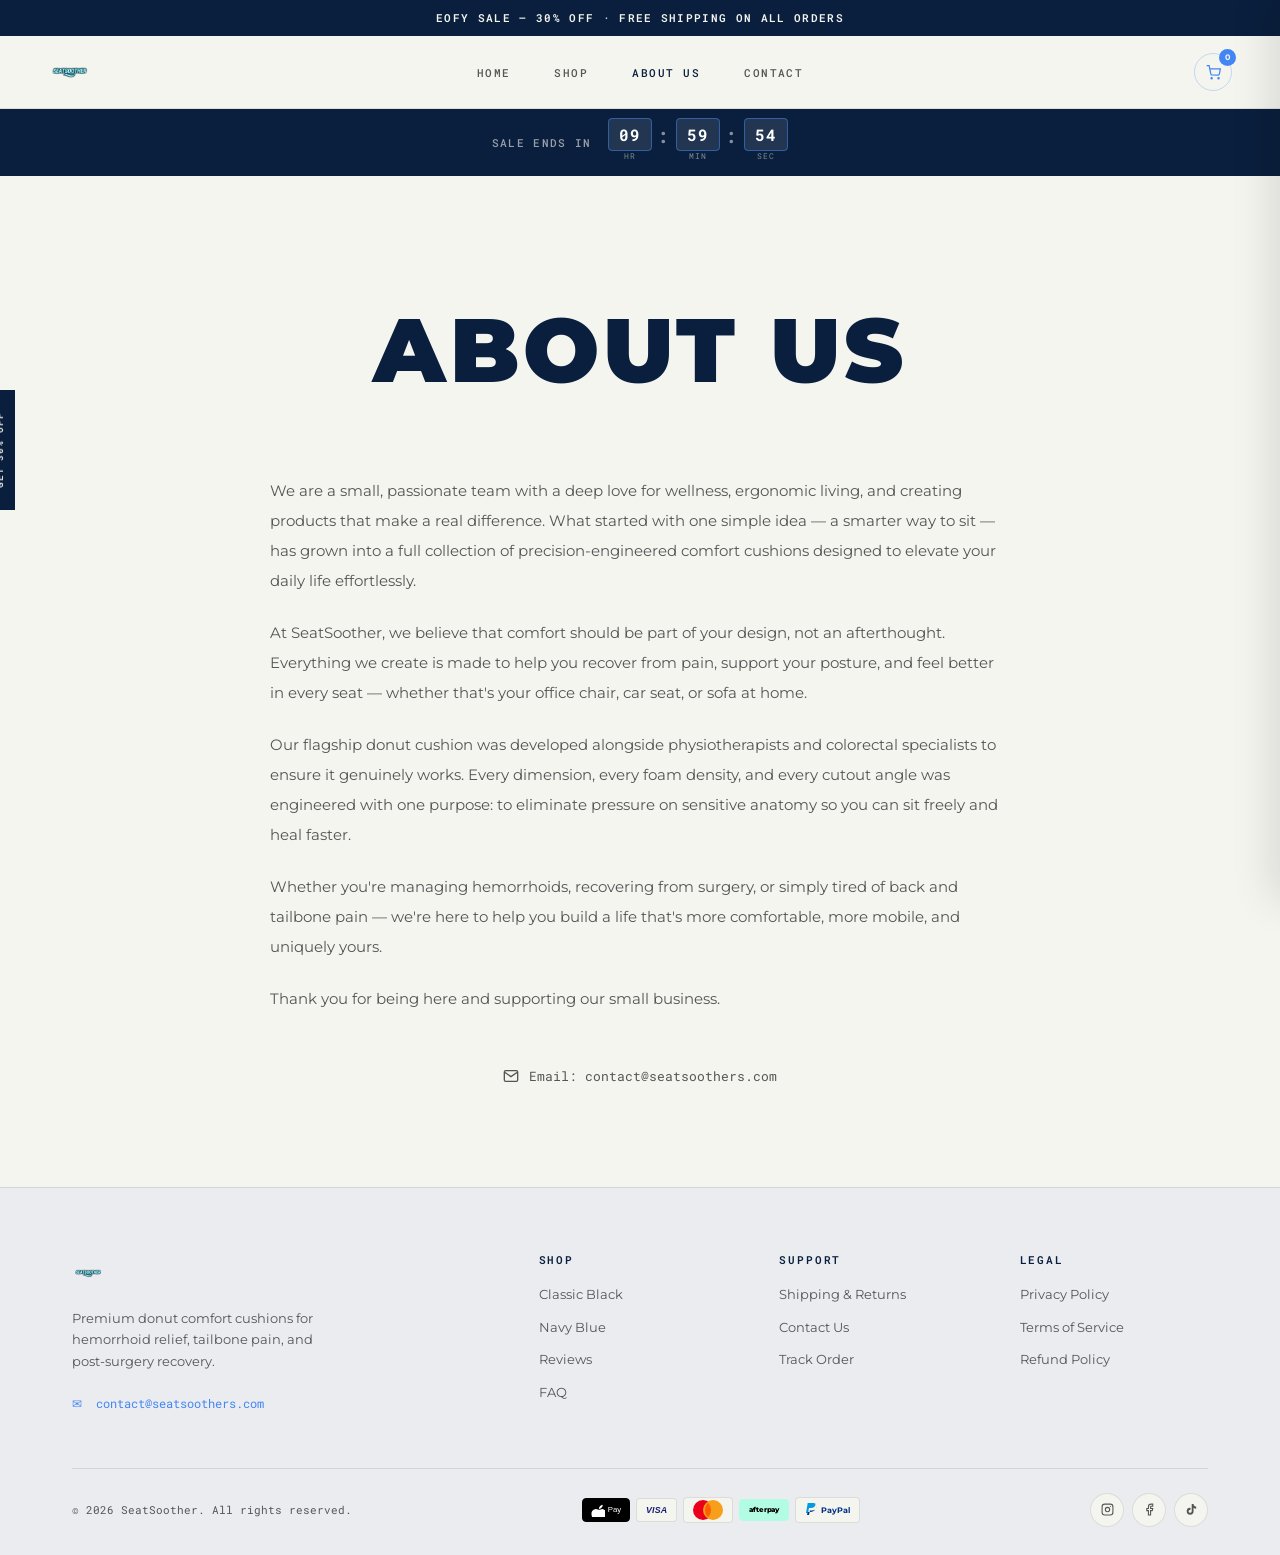
<file: about.html>
<!DOCTYPE html>
<html><head><meta charset="UTF-8" /><meta http-equiv="refresh" content="0;url=index.html?p=about" /><title>Redirecting…</title></head><body><script>window.location.replace('index.html?p=about');</script></body></html>
</file>
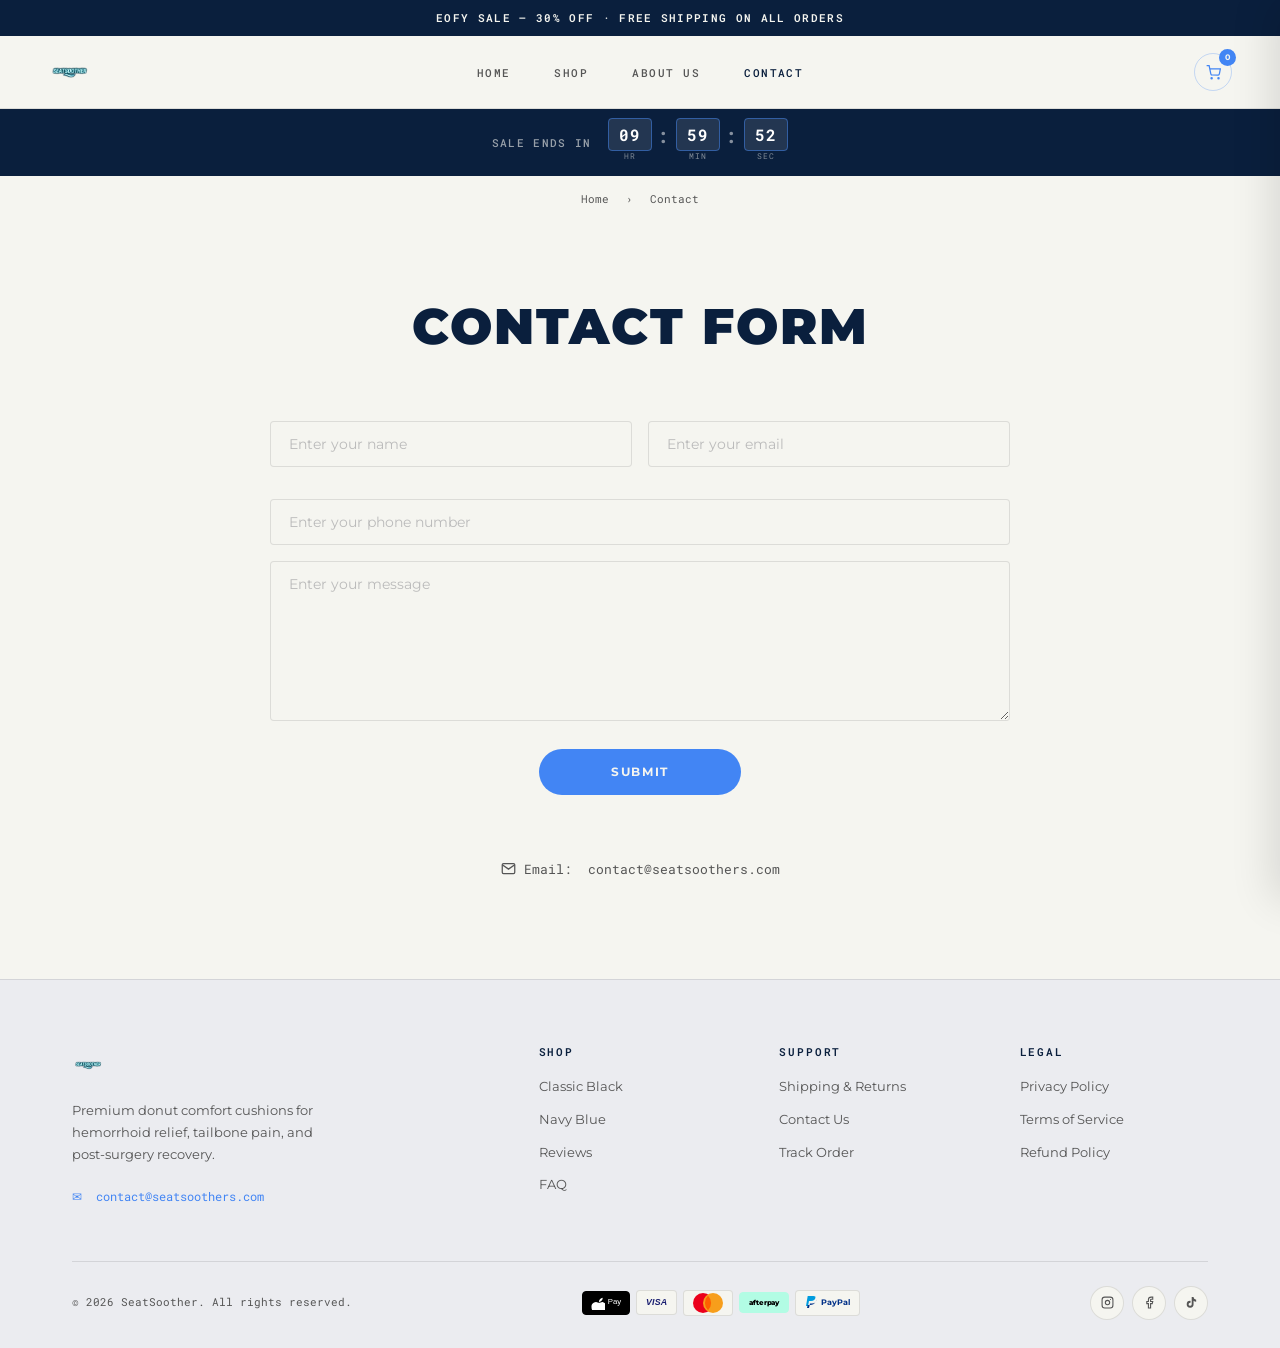
<file: contact.html>
<!DOCTYPE html>
<html><head><meta charset="UTF-8" /><meta http-equiv="refresh" content="0;url=index.html?p=contact" /><title>Redirecting…</title></head><body><script>window.location.replace('index.html?p=contact');</script></body></html>
</file>
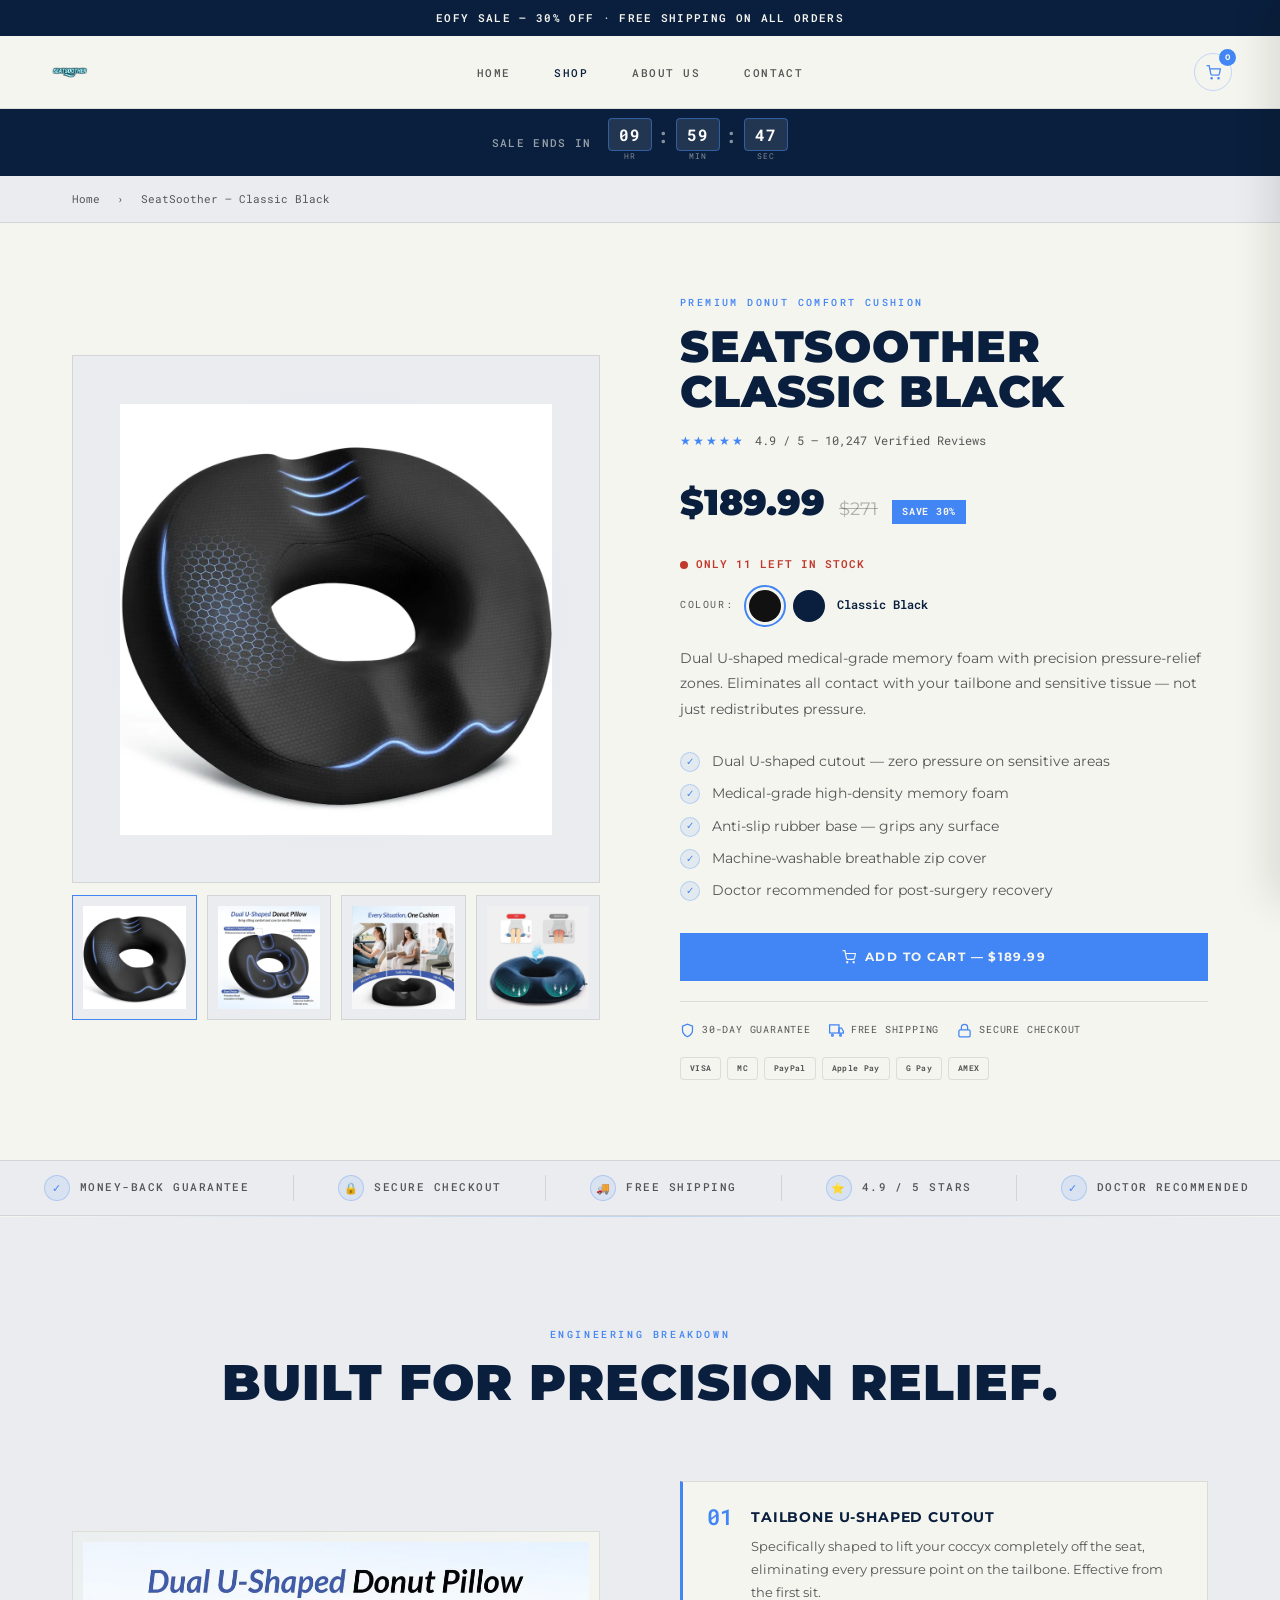
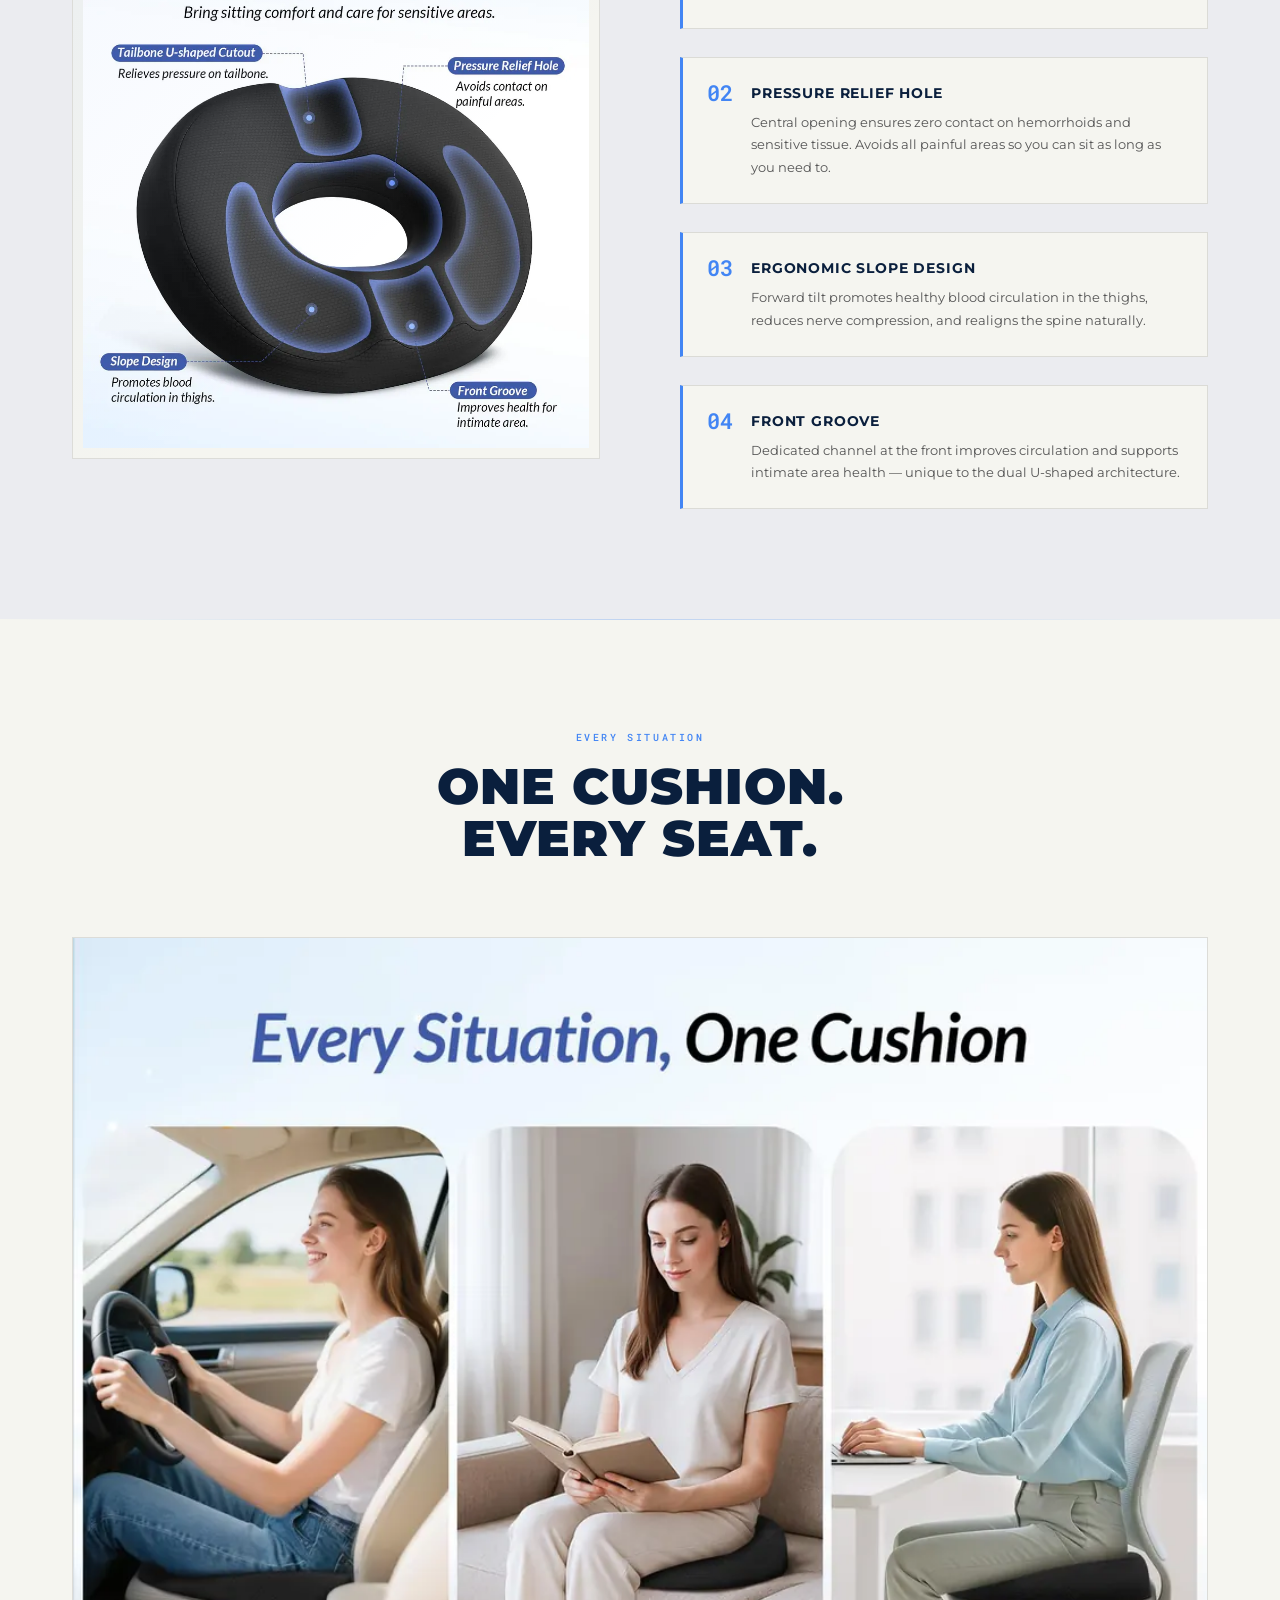
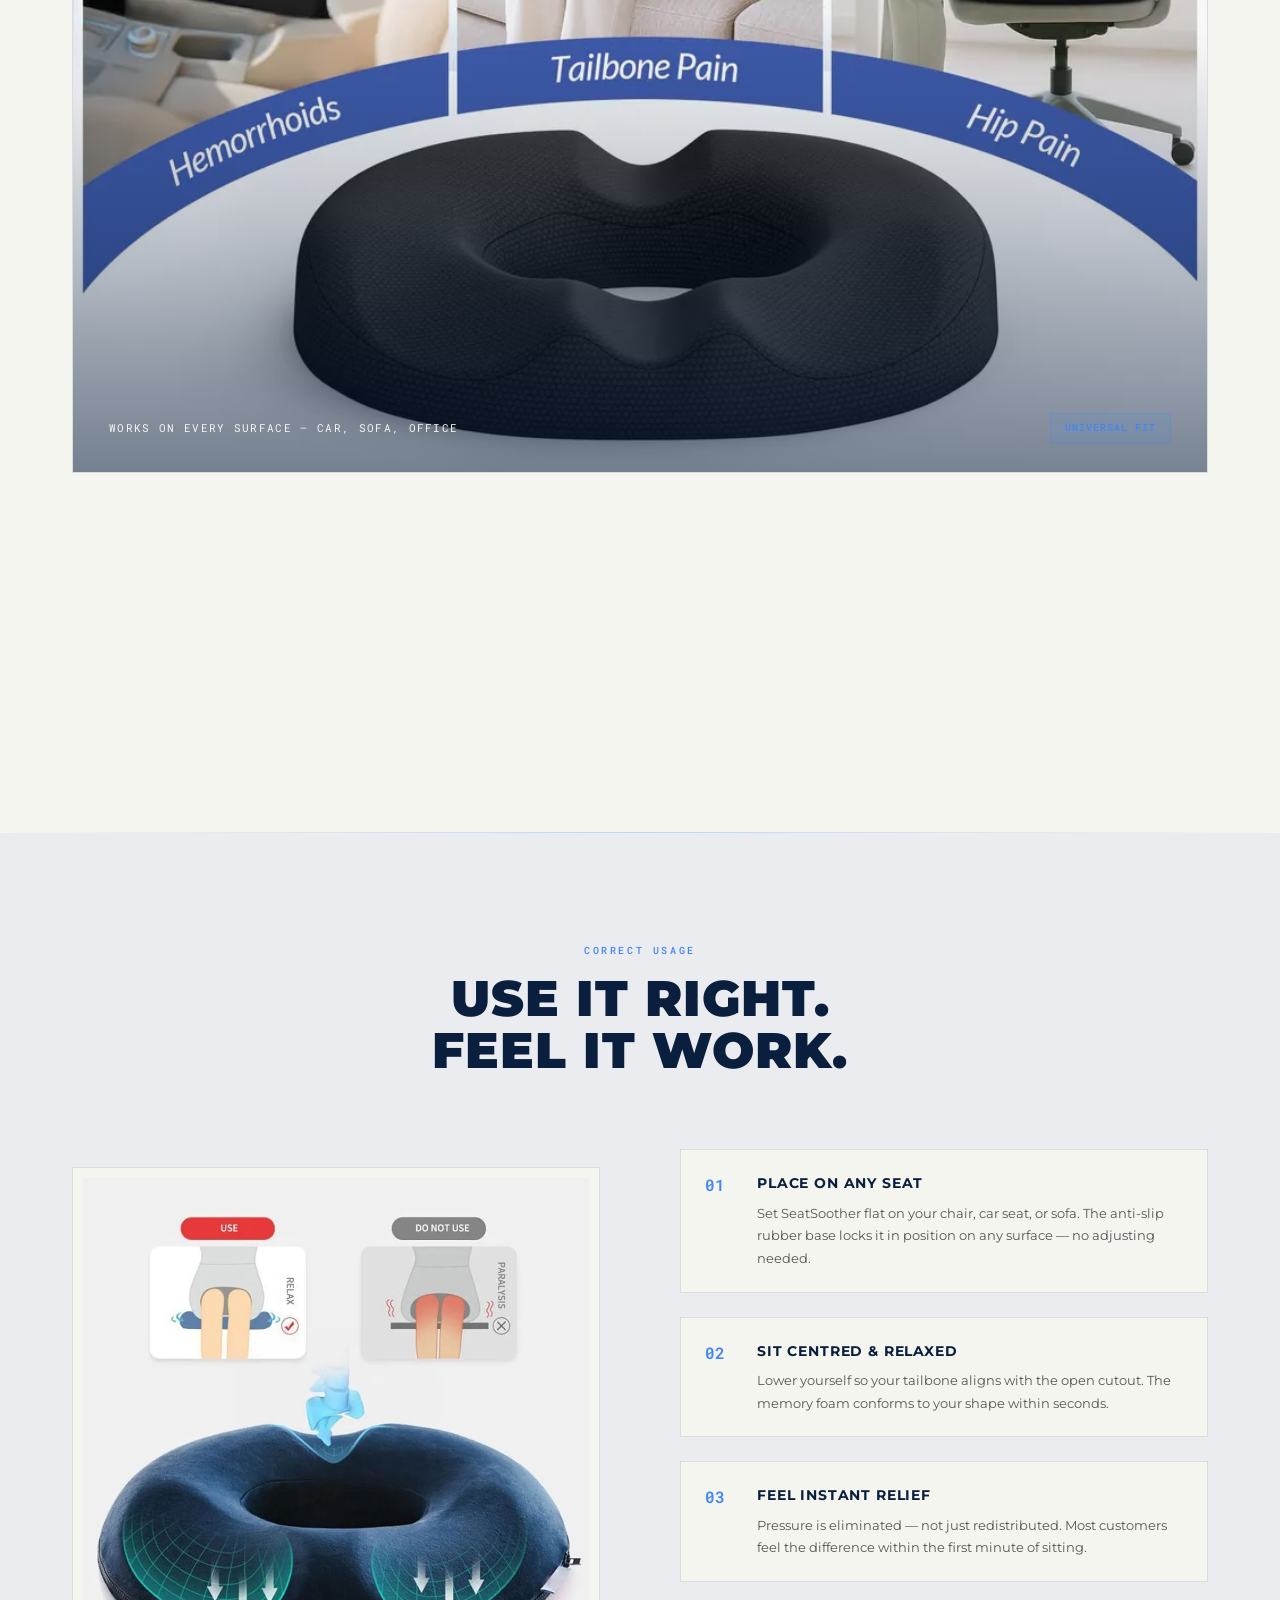
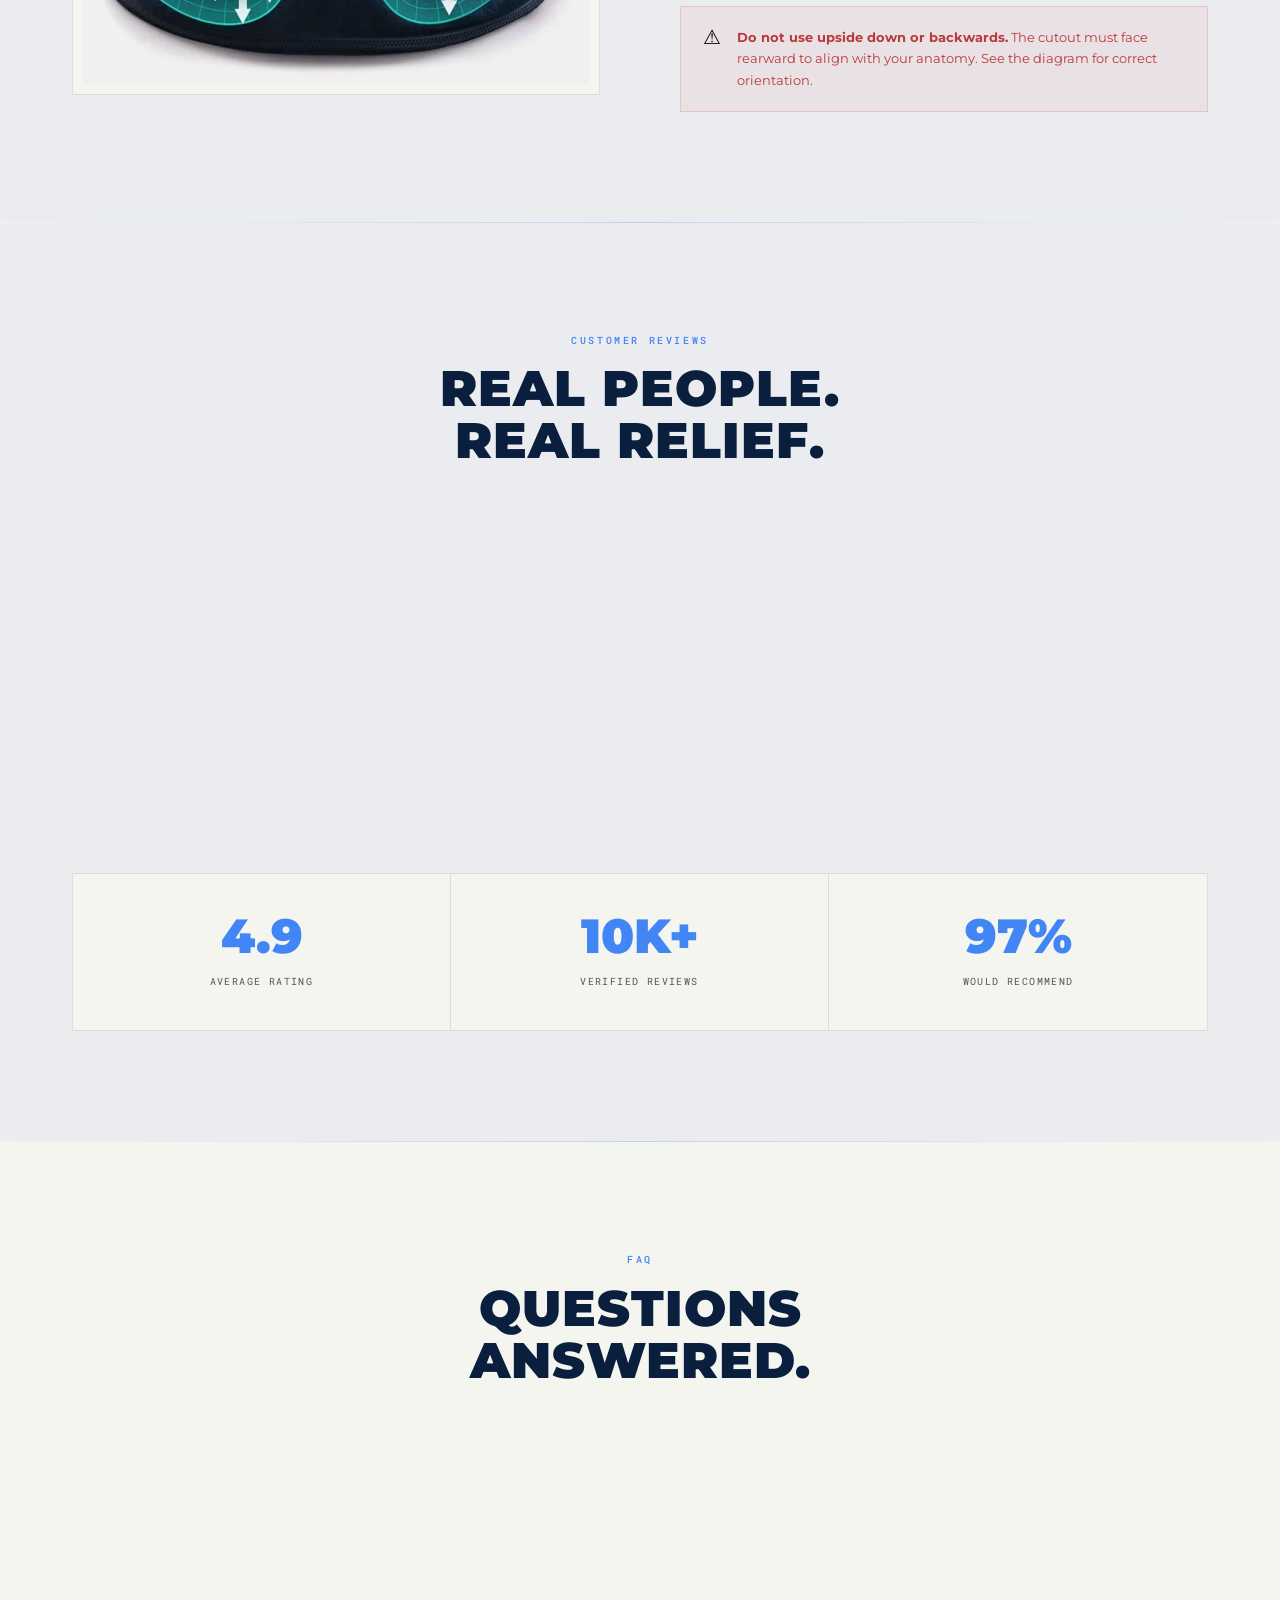
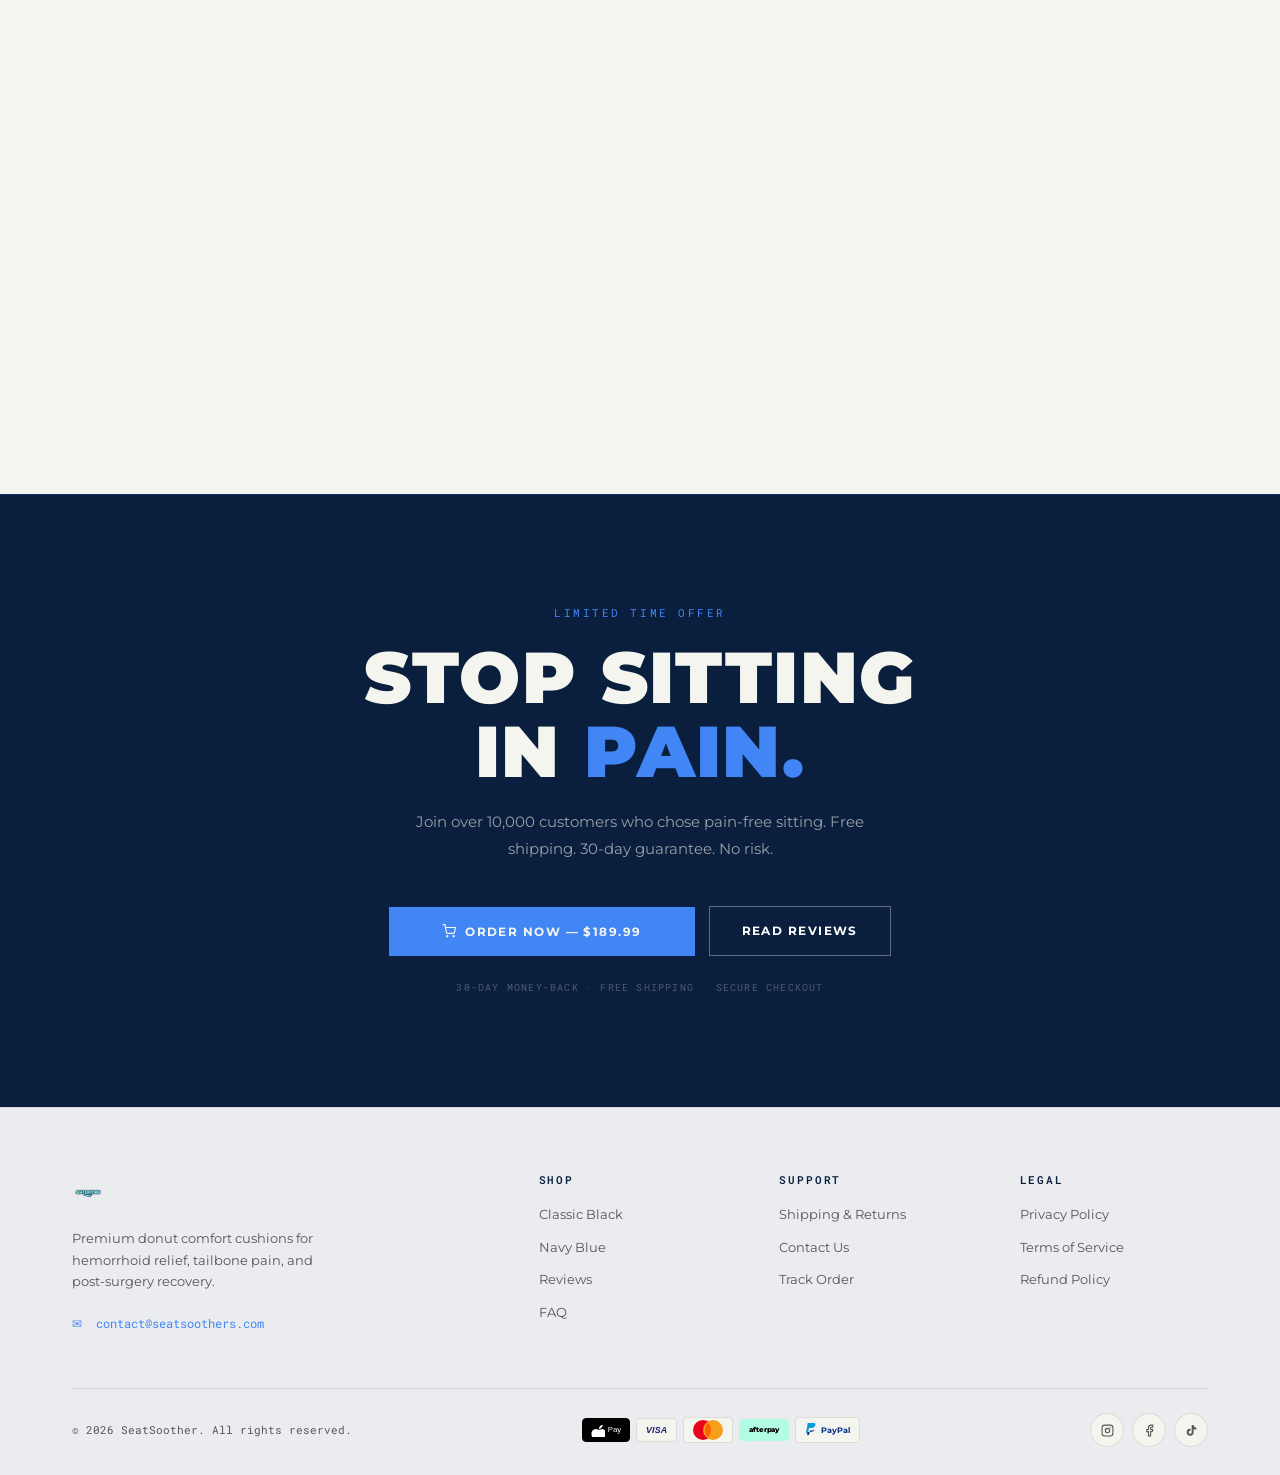
<file: product.html>
<!DOCTYPE html>
<html><head><meta charset="UTF-8" /><title>Redirecting…</title></head><body><script>
  var color = new URLSearchParams(window.location.search).get('color') || 'black';
  window.location.replace('index.html?p=product&c=' + color + window.location.hash);
</script></body></html>
</file>
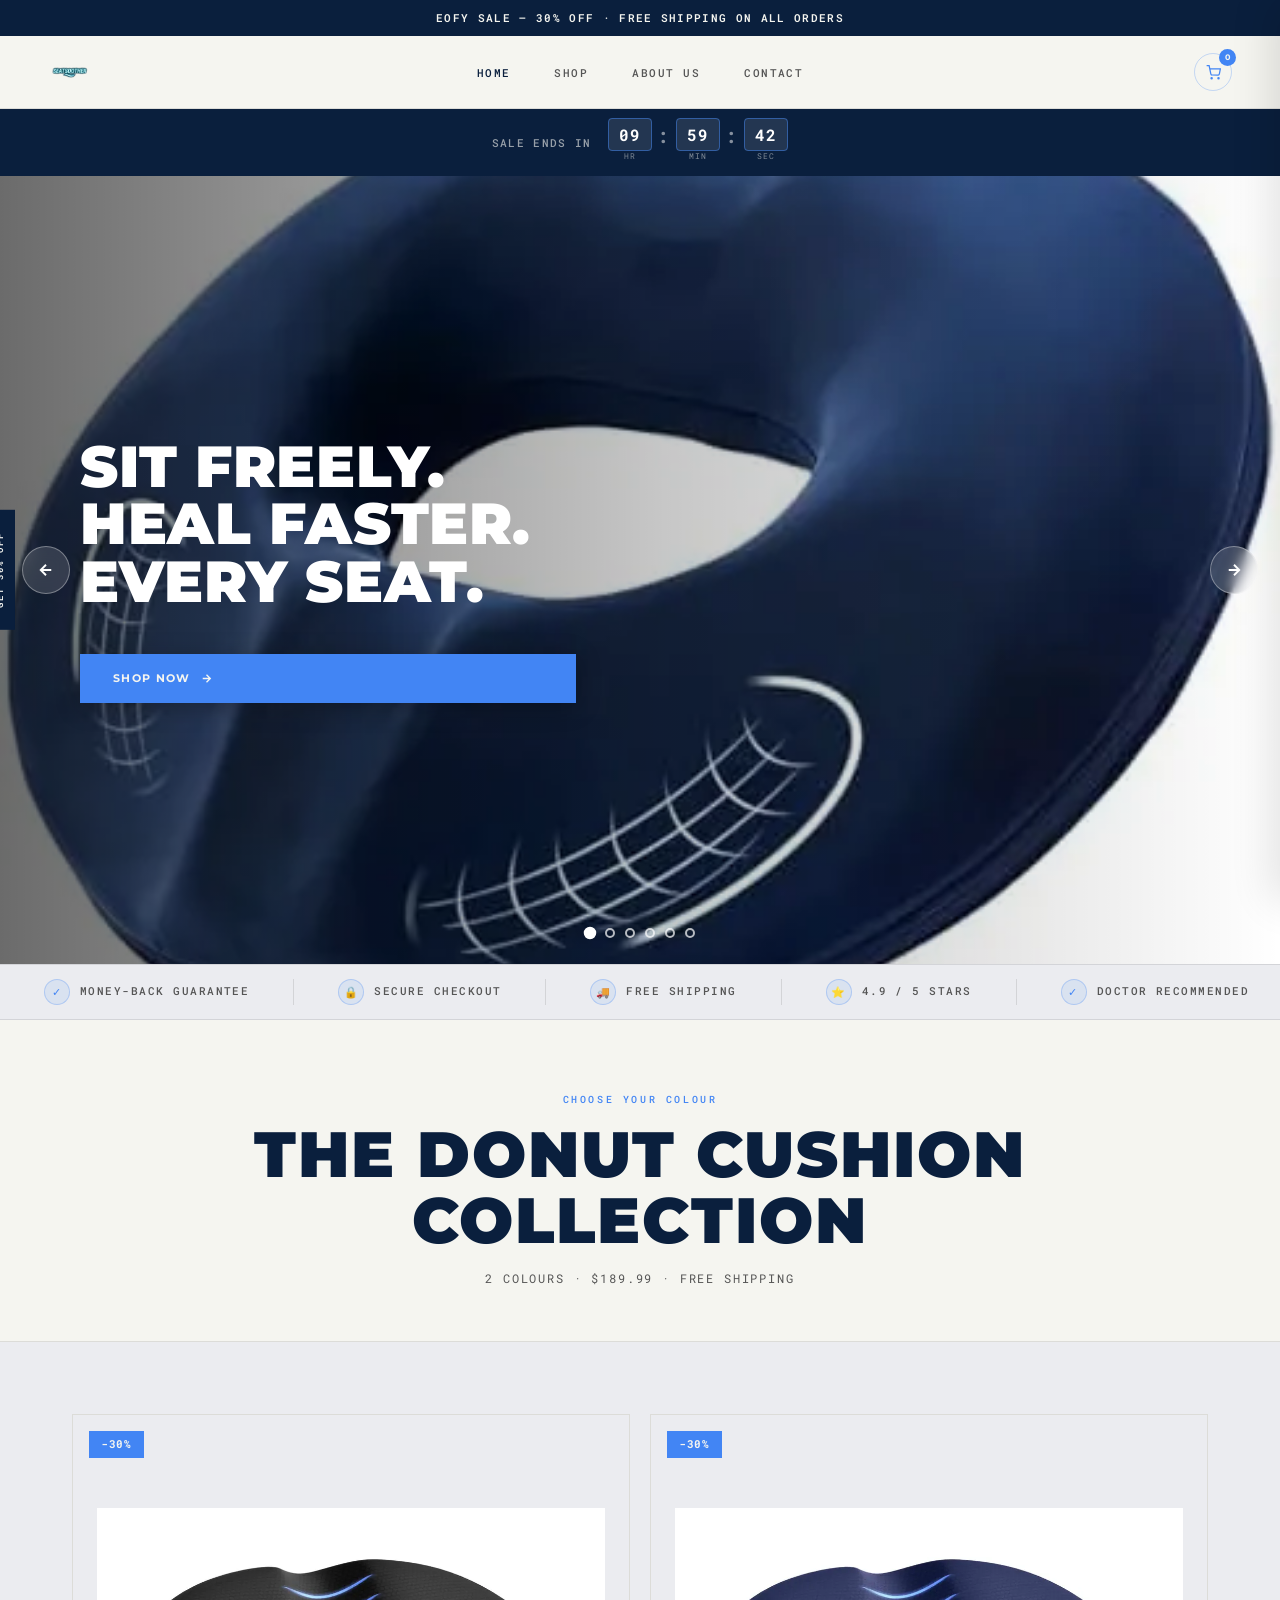
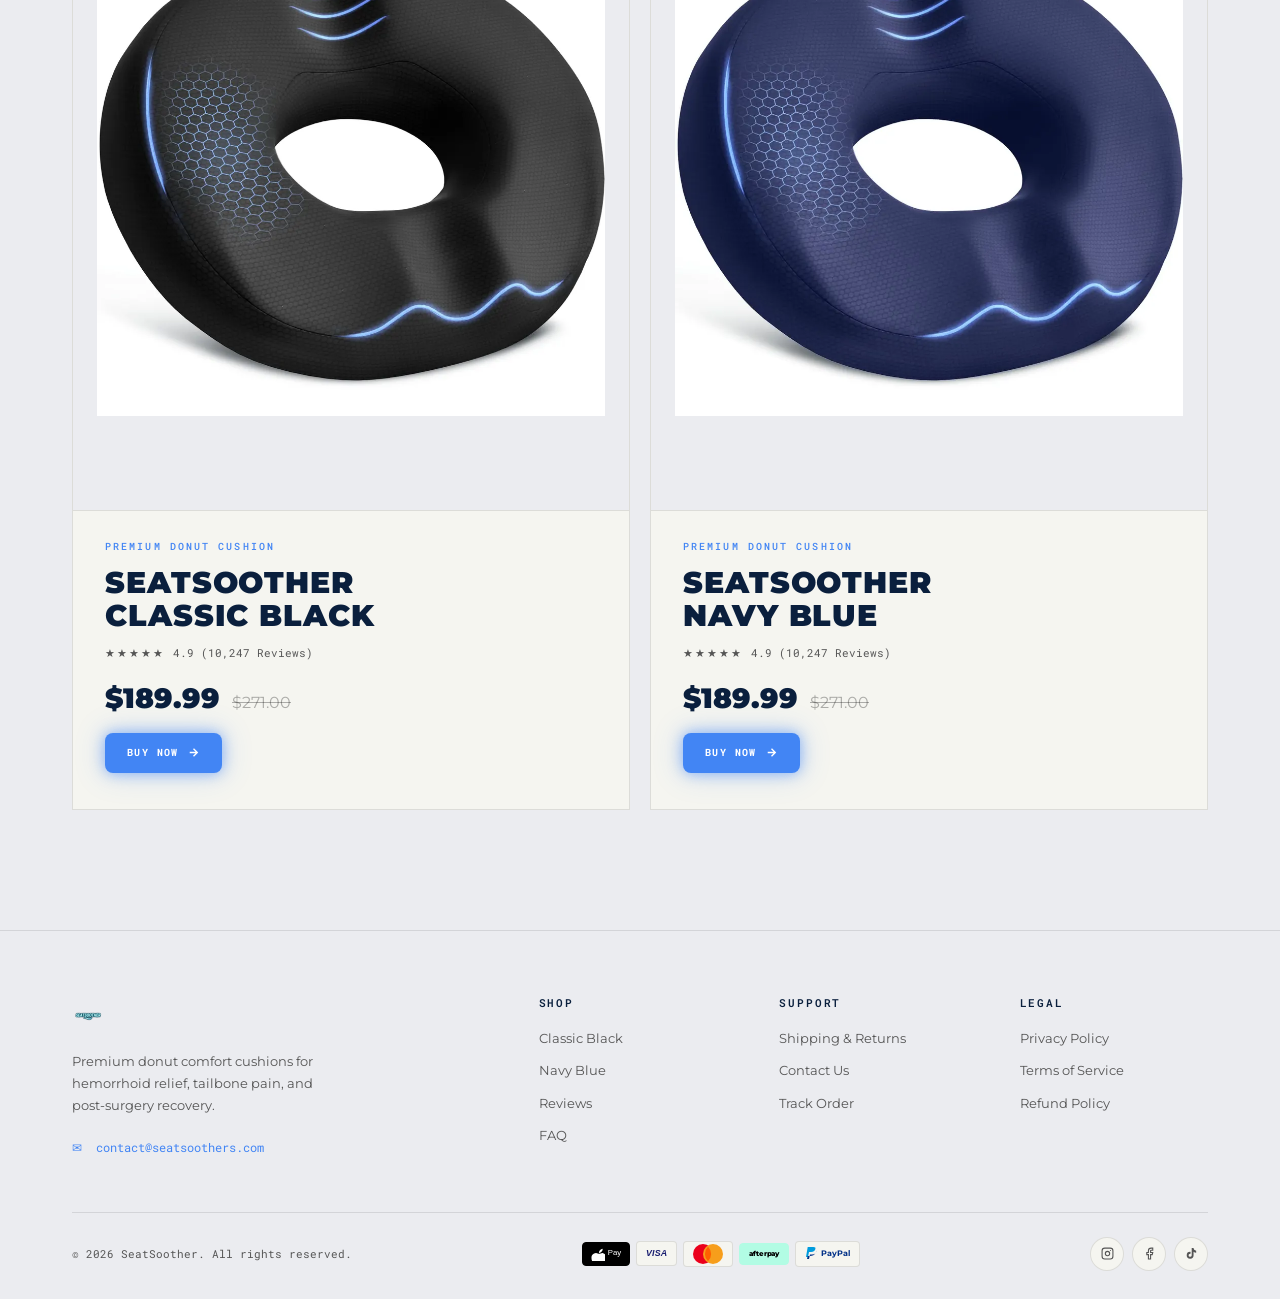
<file: shop.html>
<!DOCTYPE html>
<html><head><meta charset="UTF-8" /><meta http-equiv="refresh" content="0;url=index.html" /><title>Redirecting…</title></head><body><script>window.location.replace('index.html');</script></body></html>
</file>
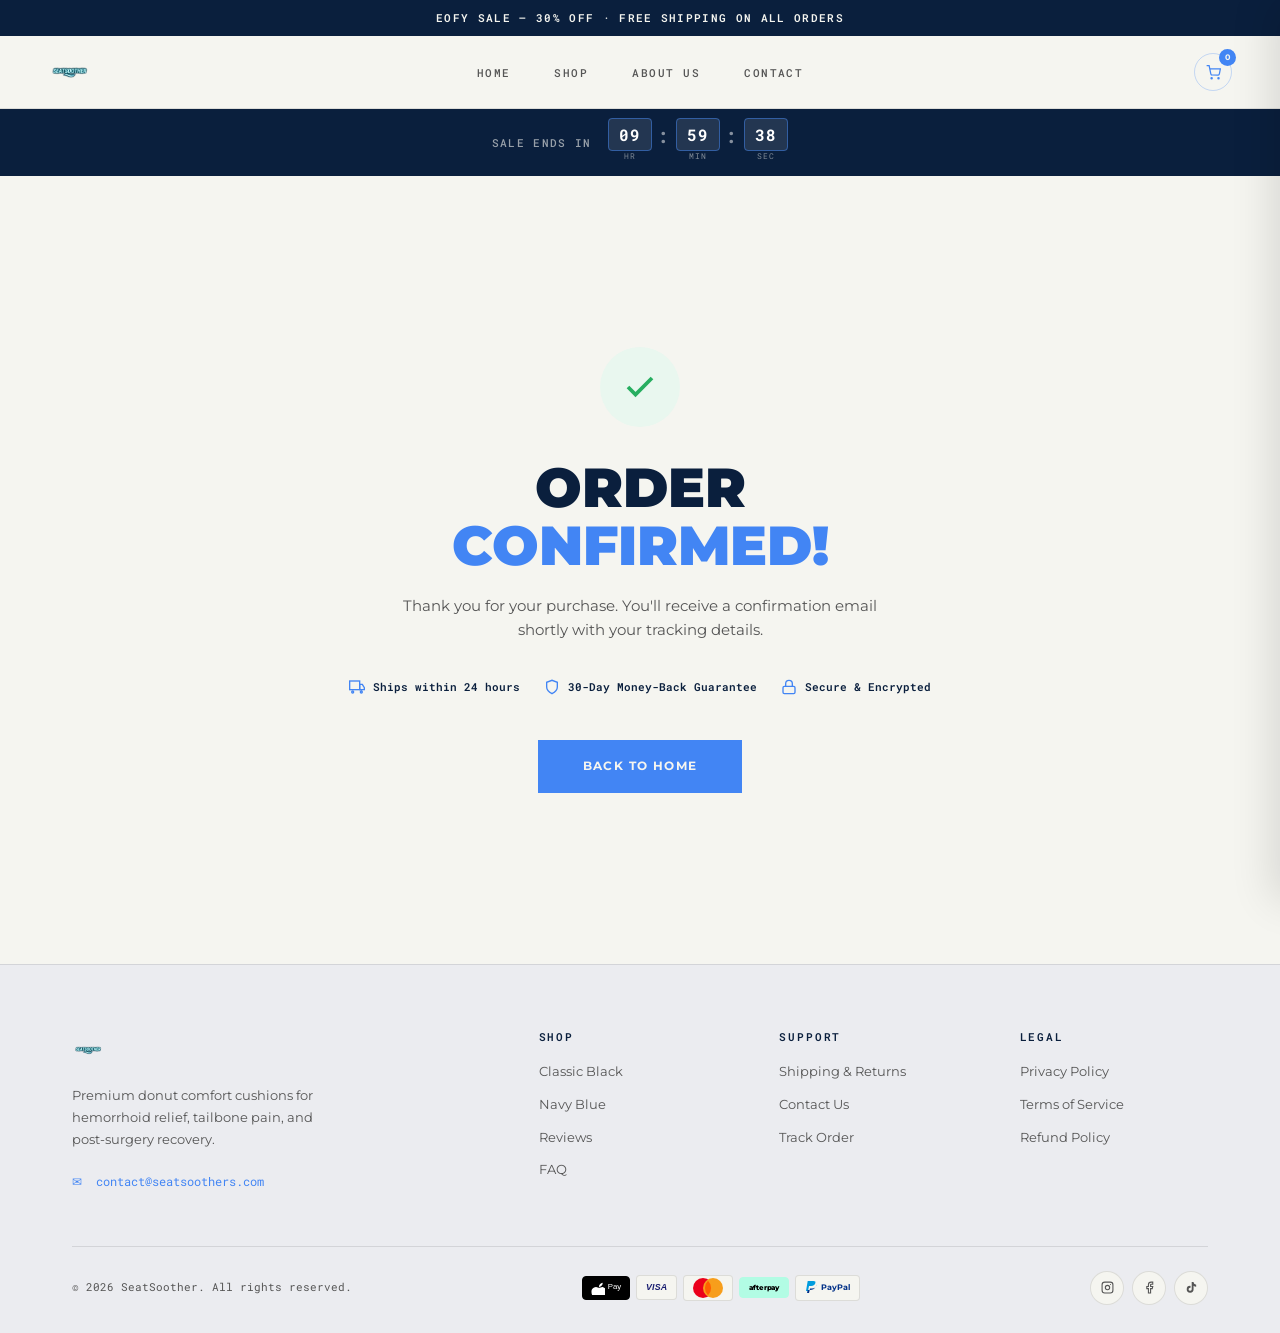
<file: thank-you.html>
<!DOCTYPE html>
<html><head><meta charset="UTF-8" /><meta http-equiv="refresh" content="0;url=index.html?p=thankyou" /><title>Redirecting…</title></head><body><script>window.location.replace('index.html?p=thankyou');</script></body></html>
</file>
